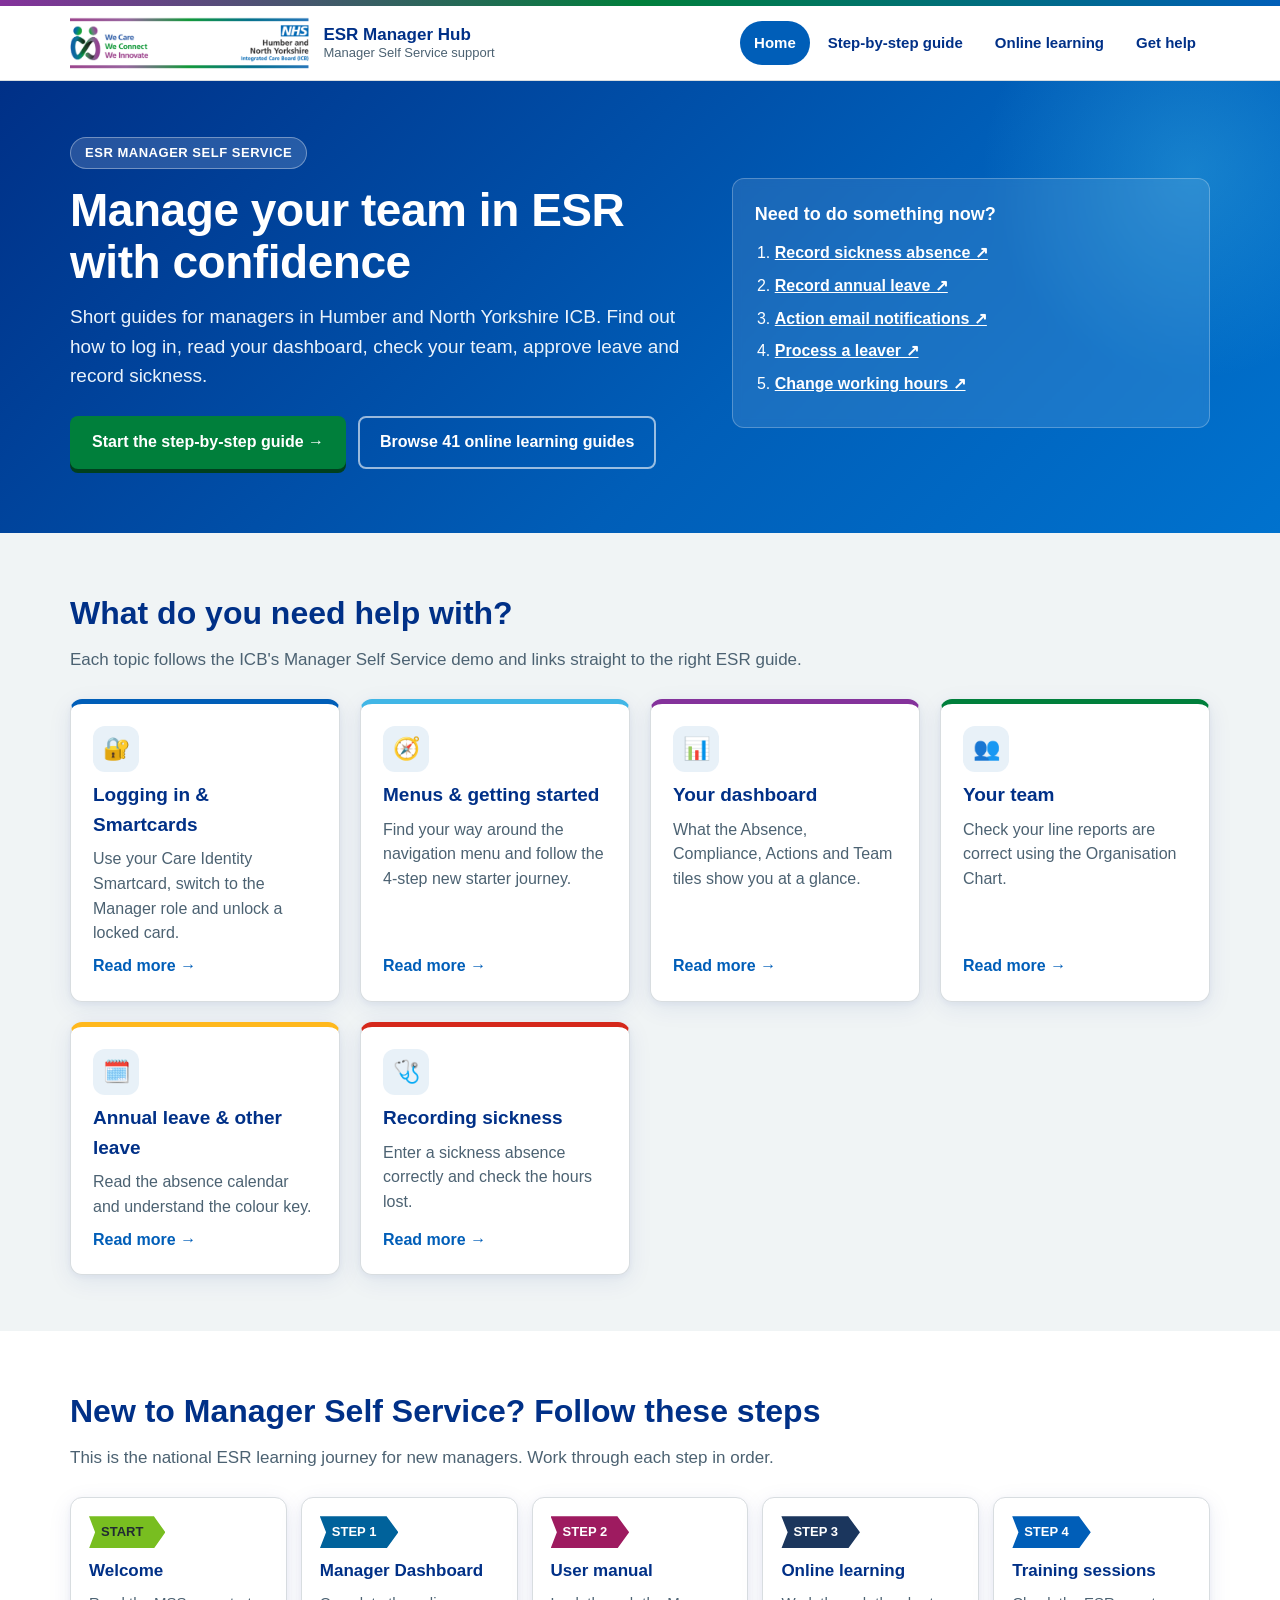
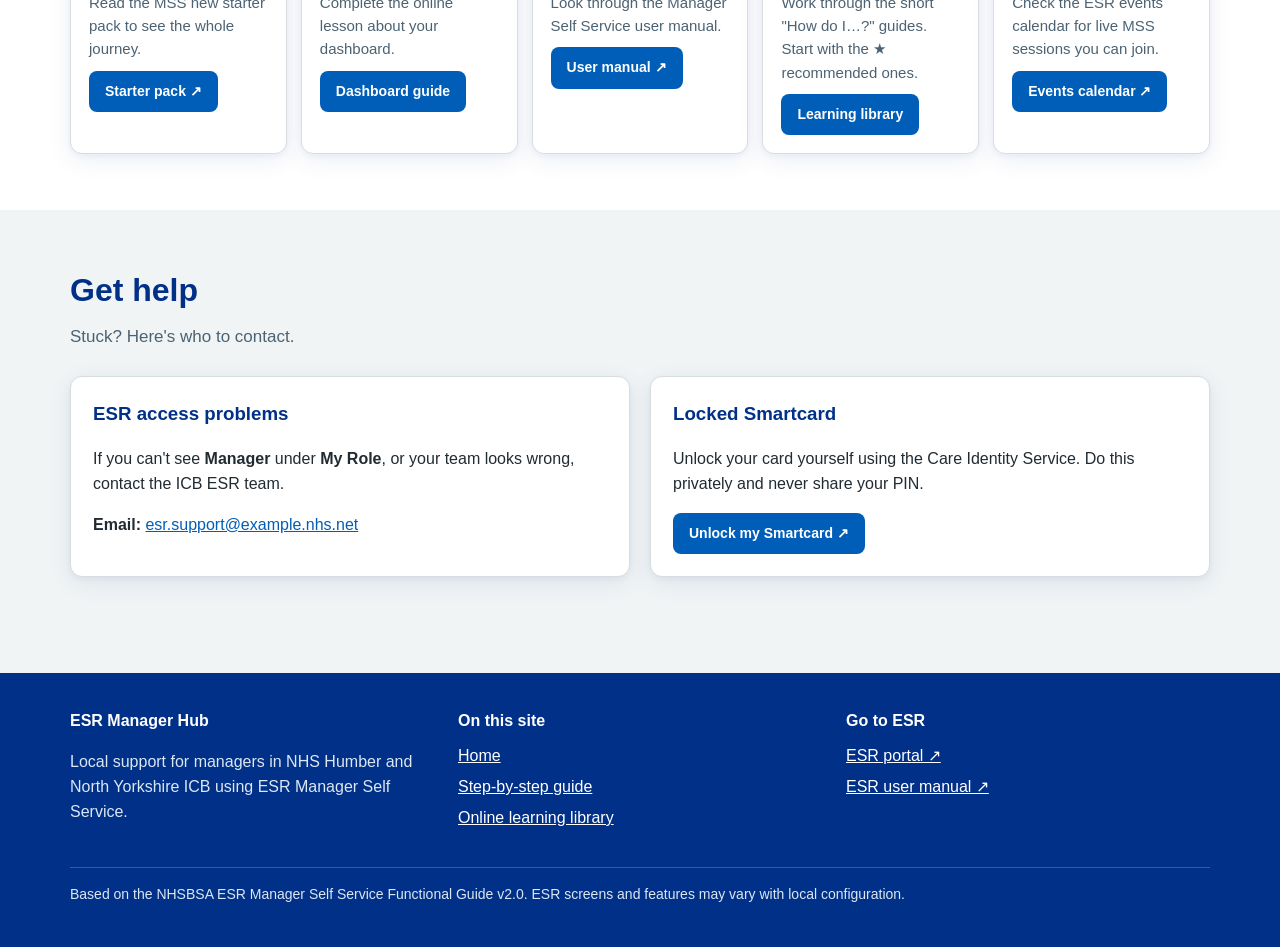
<file: index.html>
<!DOCTYPE html>
<html lang="en-GB" class="no-js">
<head>
  <meta charset="UTF-8">
  <meta name="viewport" content="width=device-width, initial-scale=1">
  <title>ESR Manager Hub – Manager Self Service support – Humber and North Yorkshire ICB</title>
  <meta name="description" content="Help for Humber and North Yorkshire ICB managers using ESR Manager Self Service: logging in, dashboards, your team, annual leave, sickness and online learning.">
  <link rel="stylesheet" href="css/styles.css">
</head>
<body>
  <a class="skip-link" href="#main">Skip to main content</a>
  <div class="brand-strip"></div>
  <header class="site-header">
    <div class="container">
      <a class="brand" href="index.html">
        <img class="brand-logo" src="assets/img/icb-nhs-banner.png" alt="NHS Humber and North Yorkshire Integrated Care Board – We Care, We Connect, We Innovate">
        <span class="brand-title"><strong>ESR Manager Hub</strong><span>Manager Self Service support</span></span>
      </a>
      <button class="nav-toggle" aria-expanded="false" aria-controls="site-nav">Menu</button>
      <nav id="site-nav" class="site-nav" aria-label="Main">
        <ul>
          <li><a href="index.html" aria-current="page">Home</a></li>
          <li><a href="guide.html">Step-by-step guide</a></li>
          <li><a href="learning.html">Online learning</a></li>
          <li><a href="#help">Get help</a></li>
        </ul>
      </nav>
    </div>
  </header>

  <main id="main">
    <section class="hero">
      <div class="container">
        <div>
          <span class="eyebrow">ESR Manager Self Service</span>
          <h1>Manage your team in ESR with confidence</h1>
          <p class="lead">Short guides for managers in Humber and North Yorkshire ICB. Find out how to log in, read your dashboard, check your team, approve leave and record sickness.</p>
          <div class="hero-actions">
            <a class="btn btn-primary" href="guide.html">Start the step-by-step guide →</a>
            <a class="btn btn-ghost" href="learning.html">Browse 41 online learning guides</a>
          </div>
        </div>
        <aside class="hero-card" aria-labelledby="quick-h">
          <h2 id="quick-h">Need to do something now?</h2>
          <ol>
            <li><a href="https://my.esr.nhs.uk/dashboard/lrst/MSS10/index.html" target="_blank" rel="noopener">Record sickness absence ↗</a></li>
            <li><a href="https://my.esr.nhs.uk/dashboard/lrst/MSS09/index.html" target="_blank" rel="noopener">Record annual leave ↗</a></li>
            <li><a href="https://my.esr.nhs.uk/dashboard/lrst/MSS03/index.html" target="_blank" rel="noopener">Action email notifications ↗</a></li>
            <li><a href="https://my.esr.nhs.uk/dashboard/lrst/MSS31/index.html" target="_blank" rel="noopener">Process a leaver ↗</a></li>
            <li><a href="https://my.esr.nhs.uk/dashboard/lrst/MSS27/index.html" target="_blank" rel="noopener">Change working hours ↗</a></li>
          </ol>
        </aside>
      </div>
    </section>

    <section class="section" aria-labelledby="topics-h">
      <div class="container">
        <div class="section-head">
          <h2 id="topics-h">What do you need help with?</h2>
          <p>Each topic follows the ICB's Manager Self Service demo and links straight to the right ESR guide.</p>
        </div>
        <div class="grid grid-3">
          <a class="card topic-card" href="guide.html#login">
            <span class="topic-icon" aria-hidden="true">🔐</span>
            <h3>Logging in &amp; Smartcards</h3>
            <p>Use your Care Identity Smartcard, switch to the Manager role and unlock a locked card.</p>
            <span class="more">Read more →</span>
          </a>
          <a class="card topic-card accent-light" href="guide.html#getting-started">
            <span class="topic-icon" aria-hidden="true">🧭</span>
            <h3>Menus &amp; getting started</h3>
            <p>Find your way around the navigation menu and follow the 4-step new starter journey.</p>
            <span class="more">Read more →</span>
          </a>
          <a class="card topic-card accent-purple" href="guide.html#dashboards">
            <span class="topic-icon" aria-hidden="true">📊</span>
            <h3>Your dashboard</h3>
            <p>What the Absence, Compliance, Actions and Team tiles show you at a glance.</p>
            <span class="more">Read more →</span>
          </a>
          <a class="card topic-card accent-green" href="guide.html#your-team">
            <span class="topic-icon" aria-hidden="true">👥</span>
            <h3>Your team</h3>
            <p>Check your line reports are correct using the Organisation Chart.</p>
            <span class="more">Read more →</span>
          </a>
          <a class="card topic-card accent-yellow" href="guide.html#annual-leave">
            <span class="topic-icon" aria-hidden="true">🗓️</span>
            <h3>Annual leave &amp; other leave</h3>
            <p>Read the absence calendar and understand the colour key.</p>
            <span class="more">Read more →</span>
          </a>
          <a class="card topic-card accent-red" href="guide.html#sickness">
            <span class="topic-icon" aria-hidden="true">🩺</span>
            <h3>Recording sickness</h3>
            <p>Enter a sickness absence correctly and check the hours lost.</p>
            <span class="more">Read more →</span>
          </a>
        </div>
      </div>
    </section>

    <section class="section section-alt" aria-labelledby="journey-h">
      <div class="container">
        <div class="section-head">
          <h2 id="journey-h">New to Manager Self Service? Follow these steps</h2>
          <p>This is the national ESR learning journey for new managers. Work through each step in order.</p>
        </div>
        <div class="journey">
          <div class="journey-step">
            <span class="chev" style="background:#78be20;color:#212b32">Start</span>
            <h3>Welcome</h3>
            <p>Read the MSS new starter pack to see the whole journey.</p>
            <a class="btn btn-blue btn-sm" href="https://my.esr.nhs.uk/dashboard/documents/d/esredu/new-starter-pack-manager-self-service-v2-0-09-2026" target="_blank" rel="noopener">Starter pack ↗</a>
          </div>
          <div class="journey-step">
            <span class="chev" style="background:#00629b">Step 1</span>
            <h3>Manager Dashboard</h3>
            <p>Complete the online lesson about your dashboard.</p>
            <a class="btn btn-blue btn-sm" href="guide.html#dashboards">Dashboard guide</a>
          </div>
          <div class="journey-step">
            <span class="chev" style="background:#9e1b60">Step 2</span>
            <h3>User manual</h3>
            <p>Look through the Manager Self Service user manual.</p>
            <a class="btn btn-blue btn-sm" href="https://my.esr.nhs.uk/dashboard/web/usermanual/home" target="_blank" rel="noopener">User manual ↗</a>
          </div>
          <div class="journey-step">
            <span class="chev" style="background:#1b365d">Step 3</span>
            <h3>Online learning</h3>
            <p>Work through the short "How do I…?" guides. Start with the ★ recommended ones.</p>
            <a class="btn btn-blue btn-sm" href="learning.html">Learning library</a>
          </div>
          <div class="journey-step">
            <span class="chev" style="background:#005eb8">Step 4</span>
            <h3>Training sessions</h3>
            <p>Check the ESR events calendar for live MSS sessions you can join.</p>
            <a class="btn btn-blue btn-sm" href="https://my.esr.nhs.uk/dashboard/web/esrweb/events" target="_blank" rel="noopener">Events calendar ↗</a>
          </div>
        </div>
      </div>
    </section>

    <section class="section" id="help" aria-labelledby="help-h">
      <div class="container">
        <div class="section-head">
          <h2 id="help-h">Get help</h2>
          <p>Stuck? Here's who to contact.</p>
        </div>
        <div class="grid grid-2">
          <div class="card">
            <h3 style="margin-top:0;color:var(--nhs-dark-blue)">ESR access problems</h3>
            <p>If you can't see <strong>Manager</strong> under <strong>My Role</strong>, or your team looks wrong, contact the ICB ESR team.</p>
            <!-- TODO: replace with the ICB ESR support contact details -->
            <p><strong>Email:</strong> <a href="mailto:esr.support@example.nhs.net">esr.support@example.nhs.net</a></p>
          </div>
          <div class="card">
            <h3 style="margin-top:0;color:var(--nhs-dark-blue)">Locked Smartcard</h3>
            <p>Unlock your card yourself using the Care Identity Service. Do this privately and never share your PIN.</p>
            <a class="btn btn-blue btn-sm" href="https://manage-care-identities.care-identity-service2.nhs.uk/#/self-service/unlock-authenticator" target="_blank" rel="noopener">Unlock my Smartcard ↗</a>
          </div>
        </div>
      </div>
    </section>
  </main>

  <footer class="site-footer">
    <div class="container">
      <div class="footer-grid">
        <div>
          <h2>ESR Manager Hub</h2>
          <p>Local support for managers in NHS Humber and North Yorkshire ICB using ESR Manager Self Service.</p>
        </div>
        <div>
          <h2>On this site</h2>
          <ul>
            <li><a href="index.html">Home</a></li>
            <li><a href="guide.html">Step-by-step guide</a></li>
            <li><a href="learning.html">Online learning library</a></li>
          </ul>
        </div>
        <div>
          <h2>Go to ESR</h2>
          <ul>
            <li><a href="https://my.esr.nhs.uk/" target="_blank" rel="noopener">ESR portal ↗</a></li>
            <li><a href="https://my.esr.nhs.uk/dashboard/web/usermanual/home" target="_blank" rel="noopener">ESR user manual ↗</a></li>
          </ul>
        </div>
      </div>
      <p class="footer-meta">Based on the NHSBSA ESR Manager Self Service Functional Guide v2.0. ESR screens and features may vary with local configuration.</p>
    </div>
  </footer>

  <a class="back-top" href="#main">↑ Top</a>
  <script src="js/main.js"></script>
</body>
</html>
</file>
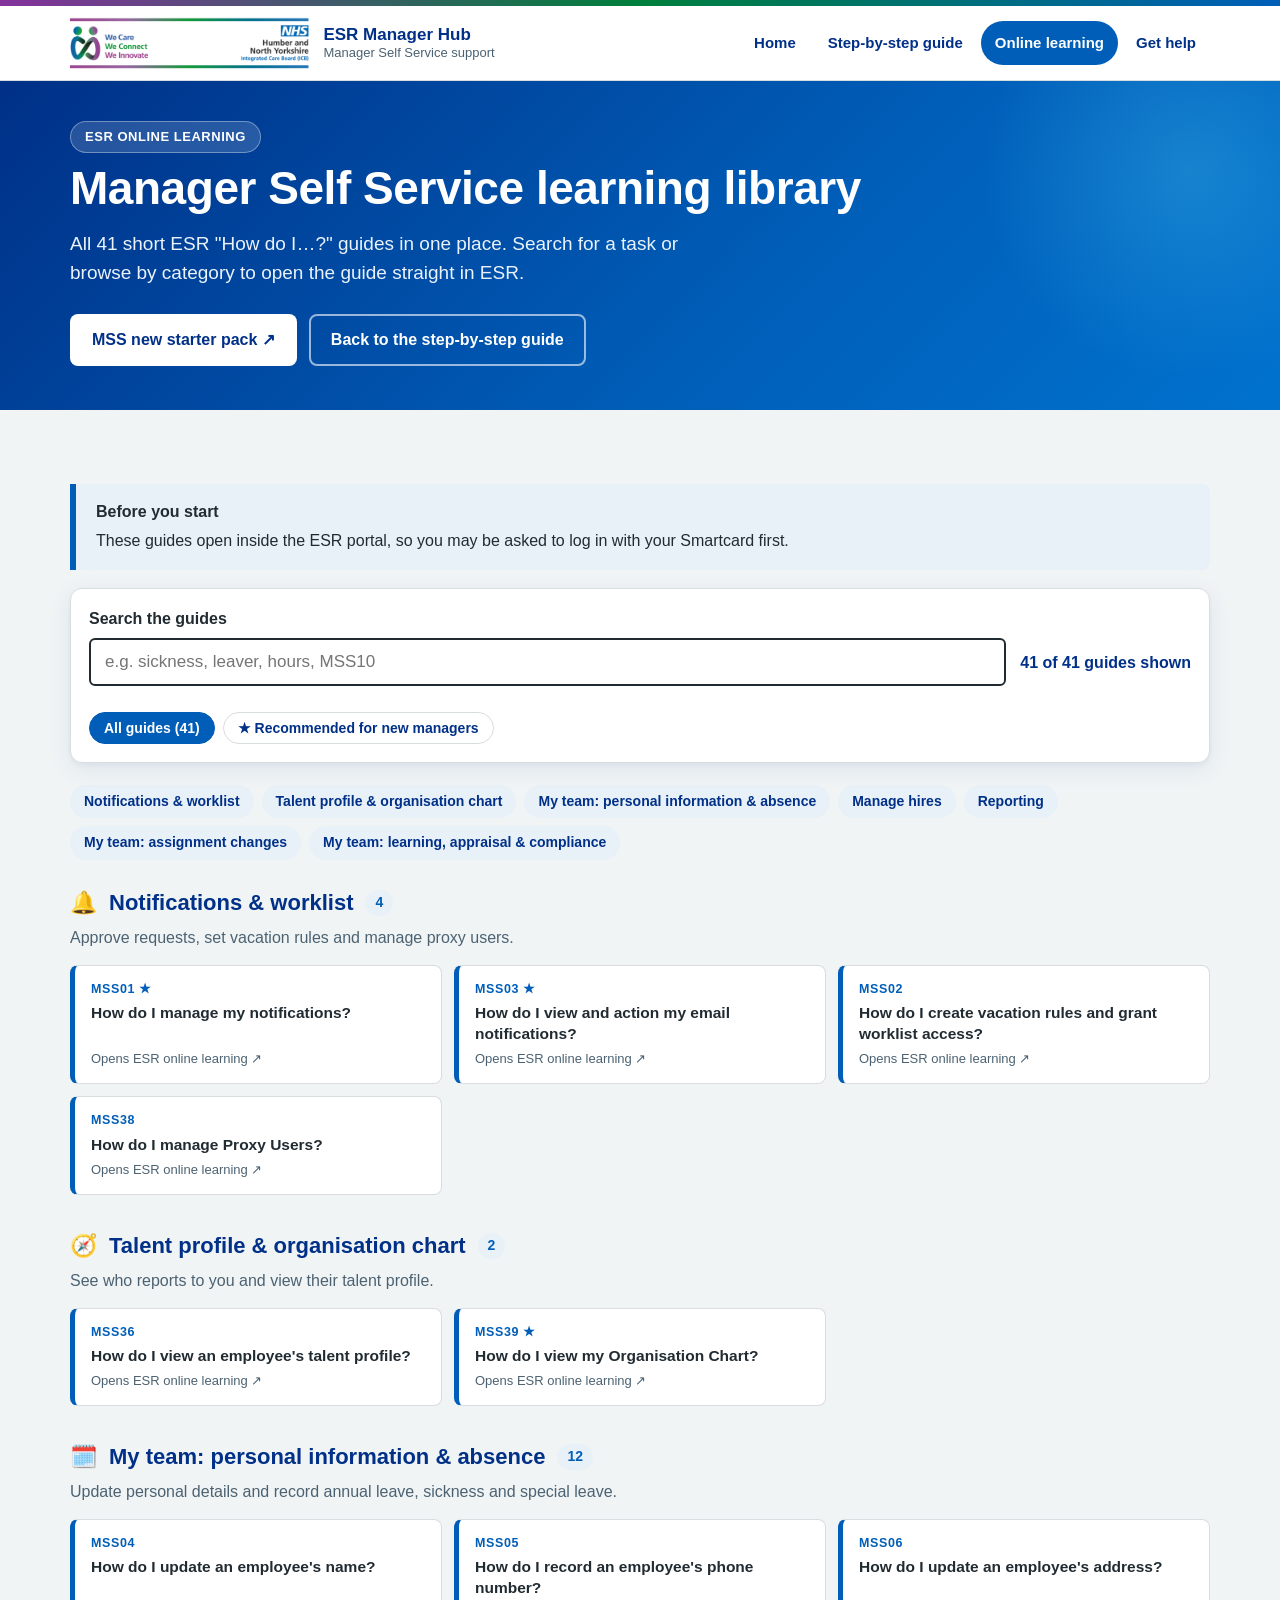
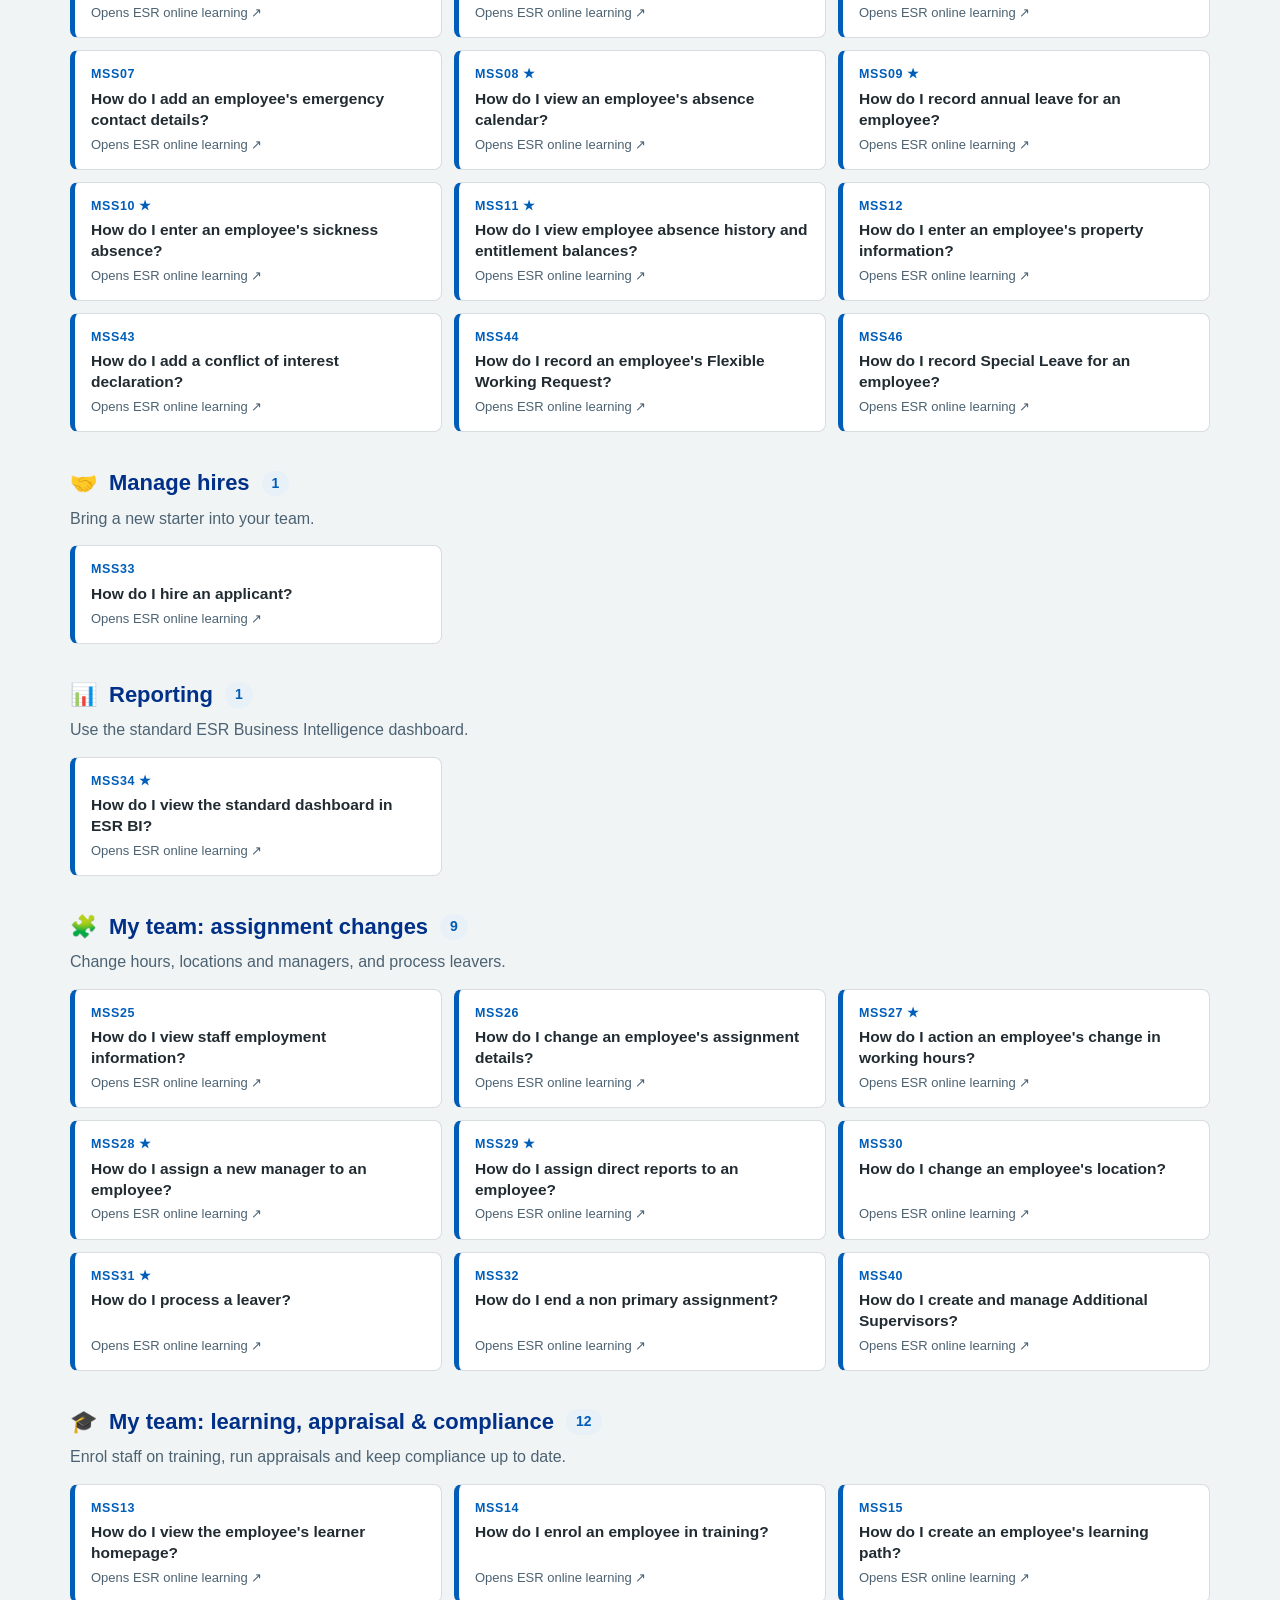
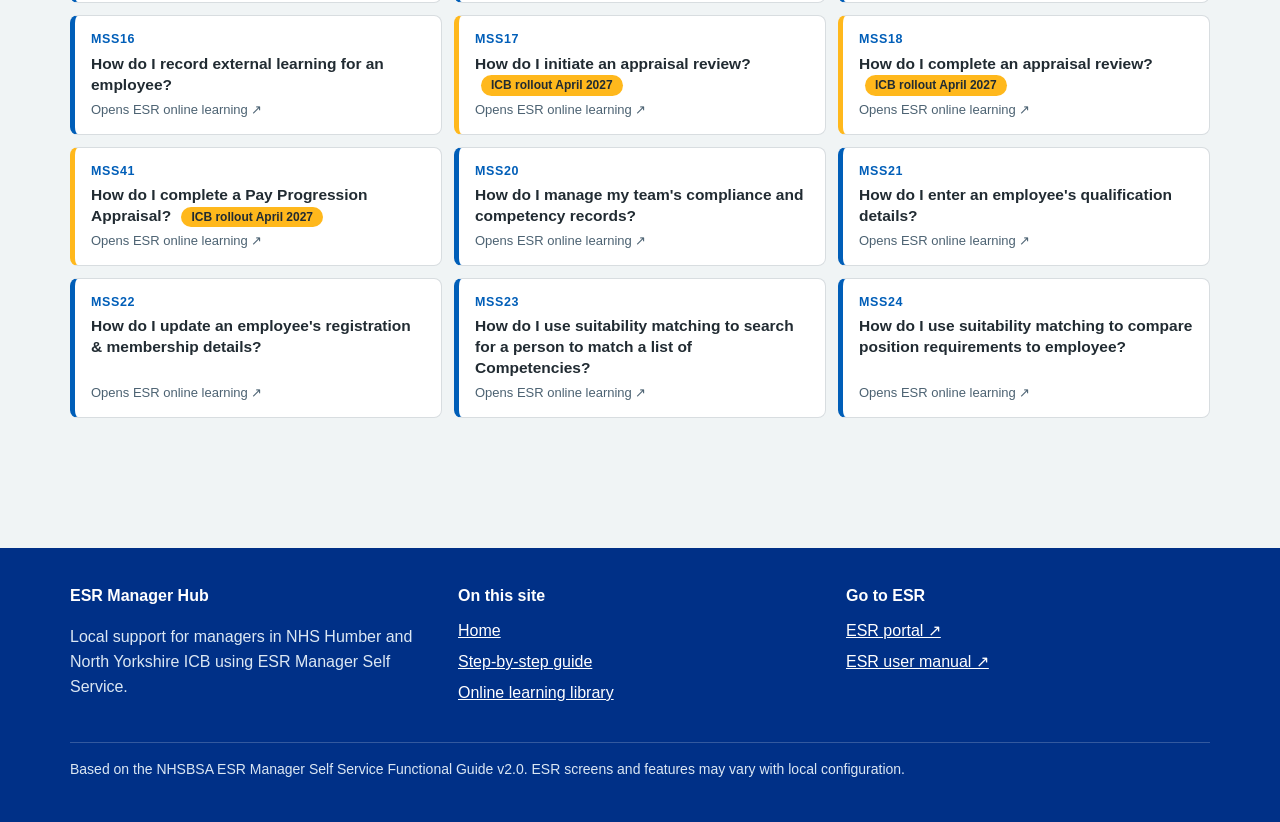
<file: learning.html>
<!DOCTYPE html>
<html lang="en-GB" class="no-js">
<head>
  <meta charset="UTF-8">
  <meta name="viewport" content="width=device-width, initial-scale=1">
  <title>ESR online learning library – Manager Self Service Hub – Humber and North Yorkshire ICB</title>
  <meta name="description" content="Every ESR Manager Self Service online learning guide in one searchable list.">
  <link rel="stylesheet" href="css/styles.css">
</head>
<body>
  <!-- GENERATED FILE: edit /Resources and run tools/build_learning.py -->
  <a class="skip-link" href="#main">Skip to main content</a>
  <div class="brand-strip"></div>
  <header class="site-header">
    <div class="container">
      <a class="brand" href="index.html">
        <img class="brand-logo" src="assets/img/icb-nhs-banner.png" alt="NHS Humber and North Yorkshire Integrated Care Board – We Care, We Connect, We Innovate">
        <span class="brand-title"><strong>ESR Manager Hub</strong><span>Manager Self Service support</span></span>
      </a>
      <button class="nav-toggle" aria-expanded="false" aria-controls="site-nav">Menu</button>
      <nav id="site-nav" class="site-nav" aria-label="Main">
        <ul>
          <li><a href="index.html">Home</a></li>
          <li><a href="guide.html">Step-by-step guide</a></li>
          <li><a href="learning.html" aria-current="page">Online learning</a></li>
          <li><a href="index.html#help">Get help</a></li>
        </ul>
      </nav>
    </div>
  </header>

  <main id="main">
    <section class="hero page-hero">
      <div class="container">
        <div>
          <span class="eyebrow">ESR online learning</span>
          <h1>Manager Self Service learning library</h1>
          <p class="lead">All 41 short ESR "How do I…?" guides in one place. Search for a task or browse by category to open the guide straight in ESR.</p>
          <div class="hero-actions">
            <a class="btn btn-light" href="https://my.esr.nhs.uk/dashboard/documents/d/esredu/new-starter-pack-manager-self-service-v2-0-09-2026" target="_blank" rel="noopener">MSS new starter pack ↗</a>
            <a class="btn btn-ghost" href="guide.html">Back to the step-by-step guide</a>
          </div>
        </div>
      </div>
    </section>

    <div class="section">
      <div class="container">
        <div class="callout">
          <strong>Before you start</strong>
          These guides open inside the ESR portal, so you may be asked to log in with your Smartcard first.
        </div>

        <div class="toolbar" role="search">
          <div>
            <label for="module-search">Search the guides</label>
            <input id="module-search" class="search-input" type="search" placeholder="e.g. sickness, leaver, hours, MSS10" autocomplete="off">
          </div>
          <div class="results-count" id="results-count">41 of 41 guides shown</div>
          <div class="filter-chips" role="group" aria-label="Filter guides">
            <button type="button" data-filter="all" aria-pressed="true">All guides (41)</button>
            <button type="button" data-filter="essential" aria-pressed="false">★ Recommended for new managers</button>
          </div>
        </div>

        <nav aria-label="Jump to category" style="margin-bottom:26px">
          <ul class="chip-list">
            <li><a class="chip" href="#manager">Notifications &amp; worklist</a></li>
            <li><a class="chip" href="#talent-profile">Talent profile &amp; organisation chart</a></li>
            <li><a class="chip" href="#my-team-personal-information">My team: personal information &amp; absence</a></li>
            <li><a class="chip" href="#manage-hires">Manage hires</a></li>
            <li><a class="chip" href="#reporting">Reporting</a></li>
            <li><a class="chip" href="#my-team-assignment-information">My team: assignment changes</a></li>
            <li><a class="chip" href="#my-team-career-information">My team: learning, appraisal &amp; compliance</a></li>
          </ul>
        </nav>

        <p id="results-status" class="visually-hidden" role="status" aria-live="polite"></p>

        <div id="library">
      <section class="category" id="manager" aria-labelledby="manager-h">
        <h2 id="manager-h"><span aria-hidden="true">🔔</span> Notifications &amp; worklist <span class="count">4</span></h2>
        <p>Approve requests, set vacation rules and manage proxy users.</p>
        <ul class="module-list">
          <li class="module" data-code="MSS01" data-essential="true" data-search="mss01 how do i manage my notifications?">
            <a class="module-link" href="https://my.esr.nhs.uk/dashboard/lrst/MSS01/index.html" target="_blank" rel="noopener">
              <span class="code">MSS01 <span title="Recommended for new managers" aria-label="Recommended">★</span></span>
              <span class="title">How do I manage my notifications?</span>
              <span class="ext">Opens ESR online learning ↗<span class="visually-hidden"> (opens in a new tab)</span></span>
            </a>
          </li>
          <li class="module" data-code="MSS03" data-essential="true" data-search="mss03 how do i view and action my email notifications?">
            <a class="module-link" href="https://my.esr.nhs.uk/dashboard/lrst/MSS03/index.html" target="_blank" rel="noopener">
              <span class="code">MSS03 <span title="Recommended for new managers" aria-label="Recommended">★</span></span>
              <span class="title">How do I view and action my email notifications?</span>
              <span class="ext">Opens ESR online learning ↗<span class="visually-hidden"> (opens in a new tab)</span></span>
            </a>
          </li>
          <li class="module" data-code="MSS02" data-essential="false" data-search="mss02 how do i create vacation rules and grant worklist access?">
            <a class="module-link" href="https://my.esr.nhs.uk/dashboard/lrst/MSS02/index.html" target="_blank" rel="noopener">
              <span class="code">MSS02</span>
              <span class="title">How do I create vacation rules and grant worklist access?</span>
              <span class="ext">Opens ESR online learning ↗<span class="visually-hidden"> (opens in a new tab)</span></span>
            </a>
          </li>
          <li class="module" data-code="MSS38" data-essential="false" data-search="mss38 how do i manage proxy users?">
            <a class="module-link" href="https://my.esr.nhs.uk/dashboard/lrst/MSS38/index.html" target="_blank" rel="noopener">
              <span class="code">MSS38</span>
              <span class="title">How do I manage Proxy Users?</span>
              <span class="ext">Opens ESR online learning ↗<span class="visually-hidden"> (opens in a new tab)</span></span>
            </a>
          </li>
        </ul>
      </section>

      <section class="category" id="talent-profile" aria-labelledby="talent-profile-h">
        <h2 id="talent-profile-h"><span aria-hidden="true">🧭</span> Talent profile &amp; organisation chart <span class="count">2</span></h2>
        <p>See who reports to you and view their talent profile.</p>
        <ul class="module-list">
          <li class="module" data-code="MSS36" data-essential="false" data-search="mss36 how do i view an employee&#x27;s talent profile?">
            <a class="module-link" href="https://my.esr.nhs.uk/dashboard/lrst/MSS36/index.html" target="_blank" rel="noopener">
              <span class="code">MSS36</span>
              <span class="title">How do I view an employee&#x27;s talent profile?</span>
              <span class="ext">Opens ESR online learning ↗<span class="visually-hidden"> (opens in a new tab)</span></span>
            </a>
          </li>
          <li class="module" data-code="MSS39" data-essential="true" data-search="mss39 how do i view my organisation chart?">
            <a class="module-link" href="https://my.esr.nhs.uk/dashboard/lrst/MSS39/index.html" target="_blank" rel="noopener">
              <span class="code">MSS39 <span title="Recommended for new managers" aria-label="Recommended">★</span></span>
              <span class="title">How do I view my Organisation Chart?</span>
              <span class="ext">Opens ESR online learning ↗<span class="visually-hidden"> (opens in a new tab)</span></span>
            </a>
          </li>
        </ul>
      </section>

      <section class="category" id="my-team-personal-information" aria-labelledby="my-team-personal-information-h">
        <h2 id="my-team-personal-information-h"><span aria-hidden="true">🗓️</span> My team: personal information &amp; absence <span class="count">12</span></h2>
        <p>Update personal details and record annual leave, sickness and special leave.</p>
        <ul class="module-list">
          <li class="module" data-code="MSS04" data-essential="false" data-search="mss04 how do i update an employee&#x27;s name?">
            <a class="module-link" href="https://my.esr.nhs.uk/dashboard/lrst/MSS04/index.html" target="_blank" rel="noopener">
              <span class="code">MSS04</span>
              <span class="title">How do I update an employee&#x27;s name?</span>
              <span class="ext">Opens ESR online learning ↗<span class="visually-hidden"> (opens in a new tab)</span></span>
            </a>
          </li>
          <li class="module" data-code="MSS05" data-essential="false" data-search="mss05 how do i record an employee&#x27;s phone number?">
            <a class="module-link" href="https://my.esr.nhs.uk/dashboard/lrst/MSS05/index.html" target="_blank" rel="noopener">
              <span class="code">MSS05</span>
              <span class="title">How do I record an employee&#x27;s phone number?</span>
              <span class="ext">Opens ESR online learning ↗<span class="visually-hidden"> (opens in a new tab)</span></span>
            </a>
          </li>
          <li class="module" data-code="MSS06" data-essential="false" data-search="mss06 how do i update an employee&#x27;s address?">
            <a class="module-link" href="https://my.esr.nhs.uk/dashboard/lrst/MSS06/index.html" target="_blank" rel="noopener">
              <span class="code">MSS06</span>
              <span class="title">How do I update an employee&#x27;s address?</span>
              <span class="ext">Opens ESR online learning ↗<span class="visually-hidden"> (opens in a new tab)</span></span>
            </a>
          </li>
          <li class="module" data-code="MSS07" data-essential="false" data-search="mss07 how do i add an employee&#x27;s emergency contact details?">
            <a class="module-link" href="https://my.esr.nhs.uk/dashboard/lrst/MSS07/index.html" target="_blank" rel="noopener">
              <span class="code">MSS07</span>
              <span class="title">How do I add an employee&#x27;s emergency contact details?</span>
              <span class="ext">Opens ESR online learning ↗<span class="visually-hidden"> (opens in a new tab)</span></span>
            </a>
          </li>
          <li class="module" data-code="MSS08" data-essential="true" data-search="mss08 how do i view an employee&#x27;s absence calendar?">
            <a class="module-link" href="https://my.esr.nhs.uk/dashboard/lrst/MSS08/index.html" target="_blank" rel="noopener">
              <span class="code">MSS08 <span title="Recommended for new managers" aria-label="Recommended">★</span></span>
              <span class="title">How do I view an employee&#x27;s absence calendar?</span>
              <span class="ext">Opens ESR online learning ↗<span class="visually-hidden"> (opens in a new tab)</span></span>
            </a>
          </li>
          <li class="module" data-code="MSS09" data-essential="true" data-search="mss09 how do i record annual leave for an employee?">
            <a class="module-link" href="https://my.esr.nhs.uk/dashboard/lrst/MSS09/index.html" target="_blank" rel="noopener">
              <span class="code">MSS09 <span title="Recommended for new managers" aria-label="Recommended">★</span></span>
              <span class="title">How do I record annual leave for an employee?</span>
              <span class="ext">Opens ESR online learning ↗<span class="visually-hidden"> (opens in a new tab)</span></span>
            </a>
          </li>
          <li class="module" data-code="MSS10" data-essential="true" data-search="mss10 how do i enter an employee&#x27;s sickness absence?">
            <a class="module-link" href="https://my.esr.nhs.uk/dashboard/lrst/MSS10/index.html" target="_blank" rel="noopener">
              <span class="code">MSS10 <span title="Recommended for new managers" aria-label="Recommended">★</span></span>
              <span class="title">How do I enter an employee&#x27;s sickness absence?</span>
              <span class="ext">Opens ESR online learning ↗<span class="visually-hidden"> (opens in a new tab)</span></span>
            </a>
          </li>
          <li class="module" data-code="MSS11" data-essential="true" data-search="mss11 how do i view employee absence history and entitlement balances?">
            <a class="module-link" href="https://my.esr.nhs.uk/dashboard/lrst/MSS11/index.html" target="_blank" rel="noopener">
              <span class="code">MSS11 <span title="Recommended for new managers" aria-label="Recommended">★</span></span>
              <span class="title">How do I view employee absence history and entitlement balances?</span>
              <span class="ext">Opens ESR online learning ↗<span class="visually-hidden"> (opens in a new tab)</span></span>
            </a>
          </li>
          <li class="module" data-code="MSS12" data-essential="false" data-search="mss12 how do i enter an employee&#x27;s property information?">
            <a class="module-link" href="https://my.esr.nhs.uk/dashboard/lrst/MSS12/index.html" target="_blank" rel="noopener">
              <span class="code">MSS12</span>
              <span class="title">How do I enter an employee&#x27;s property information?</span>
              <span class="ext">Opens ESR online learning ↗<span class="visually-hidden"> (opens in a new tab)</span></span>
            </a>
          </li>
          <li class="module" data-code="MSS43" data-essential="false" data-search="mss43 how do i add a conflict of interest declaration?">
            <a class="module-link" href="https://my.esr.nhs.uk/dashboard/lrst/MSS43/index.html" target="_blank" rel="noopener">
              <span class="code">MSS43</span>
              <span class="title">How do I add a conflict of interest declaration?</span>
              <span class="ext">Opens ESR online learning ↗<span class="visually-hidden"> (opens in a new tab)</span></span>
            </a>
          </li>
          <li class="module" data-code="MSS44" data-essential="false" data-search="mss44 how do i record an employee&#x27;s flexible working request?">
            <a class="module-link" href="https://my.esr.nhs.uk/dashboard/lrst/MSS44/index.html" target="_blank" rel="noopener">
              <span class="code">MSS44</span>
              <span class="title">How do I record an employee&#x27;s Flexible Working Request?</span>
              <span class="ext">Opens ESR online learning ↗<span class="visually-hidden"> (opens in a new tab)</span></span>
            </a>
          </li>
          <li class="module" data-code="MSS46" data-essential="false" data-search="mss46 how do i record special leave for an employee?">
            <a class="module-link" href="https://my.esr.nhs.uk/dashboard/lrst/MSS46/index.html" target="_blank" rel="noopener">
              <span class="code">MSS46</span>
              <span class="title">How do I record Special Leave for an employee?</span>
              <span class="ext">Opens ESR online learning ↗<span class="visually-hidden"> (opens in a new tab)</span></span>
            </a>
          </li>
        </ul>
      </section>

      <section class="category" id="manage-hires" aria-labelledby="manage-hires-h">
        <h2 id="manage-hires-h"><span aria-hidden="true">🤝</span> Manage hires <span class="count">1</span></h2>
        <p>Bring a new starter into your team.</p>
        <ul class="module-list">
          <li class="module" data-code="MSS33" data-essential="false" data-search="mss33 how do i hire an applicant?">
            <a class="module-link" href="https://my.esr.nhs.uk/dashboard/lrst/MSS33/index.html" target="_blank" rel="noopener">
              <span class="code">MSS33</span>
              <span class="title">How do I hire an applicant?</span>
              <span class="ext">Opens ESR online learning ↗<span class="visually-hidden"> (opens in a new tab)</span></span>
            </a>
          </li>
        </ul>
      </section>

      <section class="category" id="reporting" aria-labelledby="reporting-h">
        <h2 id="reporting-h"><span aria-hidden="true">📊</span> Reporting <span class="count">1</span></h2>
        <p>Use the standard ESR Business Intelligence dashboard.</p>
        <ul class="module-list">
          <li class="module" data-code="MSS34" data-essential="true" data-search="mss34 how do i view the standard dashboard in esr bi?">
            <a class="module-link" href="https://my.esr.nhs.uk/dashboard/lrst/MSS34/index.html" target="_blank" rel="noopener">
              <span class="code">MSS34 <span title="Recommended for new managers" aria-label="Recommended">★</span></span>
              <span class="title">How do I view the standard dashboard in ESR BI?</span>
              <span class="ext">Opens ESR online learning ↗<span class="visually-hidden"> (opens in a new tab)</span></span>
            </a>
          </li>
        </ul>
      </section>

      <section class="category" id="my-team-assignment-information" aria-labelledby="my-team-assignment-information-h">
        <h2 id="my-team-assignment-information-h"><span aria-hidden="true">🧩</span> My team: assignment changes <span class="count">9</span></h2>
        <p>Change hours, locations and managers, and process leavers.</p>
        <ul class="module-list">
          <li class="module" data-code="MSS25" data-essential="false" data-search="mss25 how do i view staff employment information?">
            <a class="module-link" href="https://my.esr.nhs.uk/dashboard/lrst/MSS25/index.html" target="_blank" rel="noopener">
              <span class="code">MSS25</span>
              <span class="title">How do I view staff employment information?</span>
              <span class="ext">Opens ESR online learning ↗<span class="visually-hidden"> (opens in a new tab)</span></span>
            </a>
          </li>
          <li class="module" data-code="MSS26" data-essential="false" data-search="mss26 how do i change an employee&#x27;s assignment details?">
            <a class="module-link" href="https://my.esr.nhs.uk/dashboard/lrst/MSS26/index.html" target="_blank" rel="noopener">
              <span class="code">MSS26</span>
              <span class="title">How do I change an employee&#x27;s assignment details?</span>
              <span class="ext">Opens ESR online learning ↗<span class="visually-hidden"> (opens in a new tab)</span></span>
            </a>
          </li>
          <li class="module" data-code="MSS27" data-essential="true" data-search="mss27 how do i action an employee&#x27;s change in working hours?">
            <a class="module-link" href="https://my.esr.nhs.uk/dashboard/lrst/MSS27/index.html" target="_blank" rel="noopener">
              <span class="code">MSS27 <span title="Recommended for new managers" aria-label="Recommended">★</span></span>
              <span class="title">How do I action an employee&#x27;s change in working hours?</span>
              <span class="ext">Opens ESR online learning ↗<span class="visually-hidden"> (opens in a new tab)</span></span>
            </a>
          </li>
          <li class="module" data-code="MSS28" data-essential="true" data-search="mss28 how do i assign a new manager to an employee?">
            <a class="module-link" href="https://my.esr.nhs.uk/dashboard/lrst/MSS28/index.html" target="_blank" rel="noopener">
              <span class="code">MSS28 <span title="Recommended for new managers" aria-label="Recommended">★</span></span>
              <span class="title">How do I assign a new manager to an employee?</span>
              <span class="ext">Opens ESR online learning ↗<span class="visually-hidden"> (opens in a new tab)</span></span>
            </a>
          </li>
          <li class="module" data-code="MSS29" data-essential="true" data-search="mss29 how do i assign direct reports to an employee?">
            <a class="module-link" href="https://my.esr.nhs.uk/dashboard/lrst/MSS29/index.html" target="_blank" rel="noopener">
              <span class="code">MSS29 <span title="Recommended for new managers" aria-label="Recommended">★</span></span>
              <span class="title">How do I assign direct reports to an employee?</span>
              <span class="ext">Opens ESR online learning ↗<span class="visually-hidden"> (opens in a new tab)</span></span>
            </a>
          </li>
          <li class="module" data-code="MSS30" data-essential="false" data-search="mss30 how do i change an employee&#x27;s location?">
            <a class="module-link" href="https://my.esr.nhs.uk/dashboard/lrst/MSS30/index.html" target="_blank" rel="noopener">
              <span class="code">MSS30</span>
              <span class="title">How do I change an employee&#x27;s location?</span>
              <span class="ext">Opens ESR online learning ↗<span class="visually-hidden"> (opens in a new tab)</span></span>
            </a>
          </li>
          <li class="module" data-code="MSS31" data-essential="true" data-search="mss31 how do i process a leaver?">
            <a class="module-link" href="https://my.esr.nhs.uk/dashboard/lrst/MSS31/index.html" target="_blank" rel="noopener">
              <span class="code">MSS31 <span title="Recommended for new managers" aria-label="Recommended">★</span></span>
              <span class="title">How do I process a leaver?</span>
              <span class="ext">Opens ESR online learning ↗<span class="visually-hidden"> (opens in a new tab)</span></span>
            </a>
          </li>
          <li class="module" data-code="MSS32" data-essential="false" data-search="mss32 how do i end a non primary assignment?">
            <a class="module-link" href="https://my.esr.nhs.uk/dashboard/lrst/MSS32/index.html" target="_blank" rel="noopener">
              <span class="code">MSS32</span>
              <span class="title">How do I end a non primary assignment?</span>
              <span class="ext">Opens ESR online learning ↗<span class="visually-hidden"> (opens in a new tab)</span></span>
            </a>
          </li>
          <li class="module" data-code="MSS40" data-essential="false" data-search="mss40 how do i create and manage additional supervisors?">
            <a class="module-link" href="https://my.esr.nhs.uk/dashboard/lrst/MSS40/index.html" target="_blank" rel="noopener">
              <span class="code">MSS40</span>
              <span class="title">How do I create and manage Additional Supervisors?</span>
              <span class="ext">Opens ESR online learning ↗<span class="visually-hidden"> (opens in a new tab)</span></span>
            </a>
          </li>
        </ul>
      </section>

      <section class="category" id="my-team-career-information" aria-labelledby="my-team-career-information-h">
        <h2 id="my-team-career-information-h"><span aria-hidden="true">🎓</span> My team: learning, appraisal &amp; compliance <span class="count">12</span></h2>
        <p>Enrol staff on training, run appraisals and keep compliance up to date.</p>
        <ul class="module-list">
          <li class="module" data-code="MSS13" data-essential="false" data-search="mss13 how do i view the employee&#x27;s learner homepage?">
            <a class="module-link" href="https://my.esr.nhs.uk/dashboard/lrst/MSS13/index.html" target="_blank" rel="noopener">
              <span class="code">MSS13</span>
              <span class="title">How do I view the employee&#x27;s learner homepage?</span>
              <span class="ext">Opens ESR online learning ↗<span class="visually-hidden"> (opens in a new tab)</span></span>
            </a>
          </li>
          <li class="module" data-code="MSS14" data-essential="false" data-search="mss14 how do i enrol an employee in training?">
            <a class="module-link" href="https://my.esr.nhs.uk/dashboard/lrst/MSS14/index.html" target="_blank" rel="noopener">
              <span class="code">MSS14</span>
              <span class="title">How do I enrol an employee in training?</span>
              <span class="ext">Opens ESR online learning ↗<span class="visually-hidden"> (opens in a new tab)</span></span>
            </a>
          </li>
          <li class="module" data-code="MSS15" data-essential="false" data-search="mss15 how do i create an employee&#x27;s learning path?">
            <a class="module-link" href="https://my.esr.nhs.uk/dashboard/lrst/MSS15/index.html" target="_blank" rel="noopener">
              <span class="code">MSS15</span>
              <span class="title">How do I create an employee&#x27;s learning path?</span>
              <span class="ext">Opens ESR online learning ↗<span class="visually-hidden"> (opens in a new tab)</span></span>
            </a>
          </li>
          <li class="module" data-code="MSS16" data-essential="false" data-search="mss16 how do i record external learning for an employee?">
            <a class="module-link" href="https://my.esr.nhs.uk/dashboard/lrst/MSS16/index.html" target="_blank" rel="noopener">
              <span class="code">MSS16</span>
              <span class="title">How do I record external learning for an employee?</span>
              <span class="ext">Opens ESR online learning ↗<span class="visually-hidden"> (opens in a new tab)</span></span>
            </a>
          </li>
          <li class="module is-soon" data-code="MSS17" data-essential="false" data-search="mss17 how do i initiate an appraisal review?">
            <a class="module-link" href="https://my.esr.nhs.uk/dashboard/lrst/MSS17/index.html" target="_blank" rel="noopener">
              <span class="code">MSS17</span>
              <span class="title">How do I initiate an appraisal review? <span class="badge-soon">ICB rollout April 2027</span></span>
              <span class="ext">Opens ESR online learning ↗<span class="visually-hidden"> (opens in a new tab)</span></span>
            </a>
          </li>
          <li class="module is-soon" data-code="MSS18" data-essential="false" data-search="mss18 how do i complete an appraisal review?">
            <a class="module-link" href="https://my.esr.nhs.uk/dashboard/lrst/MSS18/index.html" target="_blank" rel="noopener">
              <span class="code">MSS18</span>
              <span class="title">How do I complete an appraisal review? <span class="badge-soon">ICB rollout April 2027</span></span>
              <span class="ext">Opens ESR online learning ↗<span class="visually-hidden"> (opens in a new tab)</span></span>
            </a>
          </li>
          <li class="module is-soon" data-code="MSS41" data-essential="false" data-search="mss41 how do i complete a pay progression appraisal?">
            <a class="module-link" href="https://my.esr.nhs.uk/dashboard/lrst/MSS41/index.html" target="_blank" rel="noopener">
              <span class="code">MSS41</span>
              <span class="title">How do I complete a Pay Progression Appraisal? <span class="badge-soon">ICB rollout April 2027</span></span>
              <span class="ext">Opens ESR online learning ↗<span class="visually-hidden"> (opens in a new tab)</span></span>
            </a>
          </li>
          <li class="module" data-code="MSS20" data-essential="false" data-search="mss20 how do i manage my team&#x27;s compliance and competency records?">
            <a class="module-link" href="https://my.esr.nhs.uk/dashboard/lrst/MSS20/index.html" target="_blank" rel="noopener">
              <span class="code">MSS20</span>
              <span class="title">How do I manage my team&#x27;s compliance and competency records?</span>
              <span class="ext">Opens ESR online learning ↗<span class="visually-hidden"> (opens in a new tab)</span></span>
            </a>
          </li>
          <li class="module" data-code="MSS21" data-essential="false" data-search="mss21 how do i enter an employee&#x27;s qualification details?">
            <a class="module-link" href="https://my.esr.nhs.uk/dashboard/lrst/MSS21/index.html" target="_blank" rel="noopener">
              <span class="code">MSS21</span>
              <span class="title">How do I enter an employee&#x27;s qualification details?</span>
              <span class="ext">Opens ESR online learning ↗<span class="visually-hidden"> (opens in a new tab)</span></span>
            </a>
          </li>
          <li class="module" data-code="MSS22" data-essential="false" data-search="mss22 how do i update an employee&#x27;s registration &amp; membership details?">
            <a class="module-link" href="https://my.esr.nhs.uk/dashboard/lrst/MSS22/index.html" target="_blank" rel="noopener">
              <span class="code">MSS22</span>
              <span class="title">How do I update an employee&#x27;s registration &amp; membership details?</span>
              <span class="ext">Opens ESR online learning ↗<span class="visually-hidden"> (opens in a new tab)</span></span>
            </a>
          </li>
          <li class="module" data-code="MSS23" data-essential="false" data-search="mss23 how do i use suitability matching to search for a person to match a list of competencies?">
            <a class="module-link" href="https://my.esr.nhs.uk/dashboard/lrst/MSS23/index.html" target="_blank" rel="noopener">
              <span class="code">MSS23</span>
              <span class="title">How do I use suitability matching to search for a person to match a list of Competencies?</span>
              <span class="ext">Opens ESR online learning ↗<span class="visually-hidden"> (opens in a new tab)</span></span>
            </a>
          </li>
          <li class="module" data-code="MSS24" data-essential="false" data-search="mss24 how do i use suitability matching to compare position requirements to employee?">
            <a class="module-link" href="https://my.esr.nhs.uk/dashboard/lrst/MSS24/index.html" target="_blank" rel="noopener">
              <span class="code">MSS24</span>
              <span class="title">How do I use suitability matching to compare position requirements to employee?</span>
              <span class="ext">Opens ESR online learning ↗<span class="visually-hidden"> (opens in a new tab)</span></span>
            </a>
          </li>
        </ul>
      </section>
        </div>

        <div class="empty-state">
          <p><strong>No guides match your search.</strong></p>
          <p>Try a simpler word such as "absence", "address" or "appraisal".</p>
        </div>
      </div>
    </div>
  </main>

  <footer class="site-footer">
    <div class="container">
      <div class="footer-grid">
        <div>
          <h2>ESR Manager Hub</h2>
          <p>Local support for managers in NHS Humber and North Yorkshire ICB using ESR Manager Self Service.</p>
        </div>
        <div>
          <h2>On this site</h2>
          <ul>
            <li><a href="index.html">Home</a></li>
            <li><a href="guide.html">Step-by-step guide</a></li>
            <li><a href="learning.html">Online learning library</a></li>
          </ul>
        </div>
        <div>
          <h2>Go to ESR</h2>
          <ul>
            <li><a href="https://my.esr.nhs.uk/" target="_blank" rel="noopener">ESR portal ↗</a></li>
            <li><a href="https://my.esr.nhs.uk/dashboard/web/usermanual/home" target="_blank" rel="noopener">ESR user manual ↗</a></li>
          </ul>
        </div>
      </div>
      <p class="footer-meta">Based on the NHSBSA ESR Manager Self Service Functional Guide v2.0. ESR screens and features may vary with local configuration.</p>
    </div>
  </footer>

  <a class="back-top" href="#main">↑ Top</a>
  <script src="js/main.js"></script>
</body>
</html>
</file>
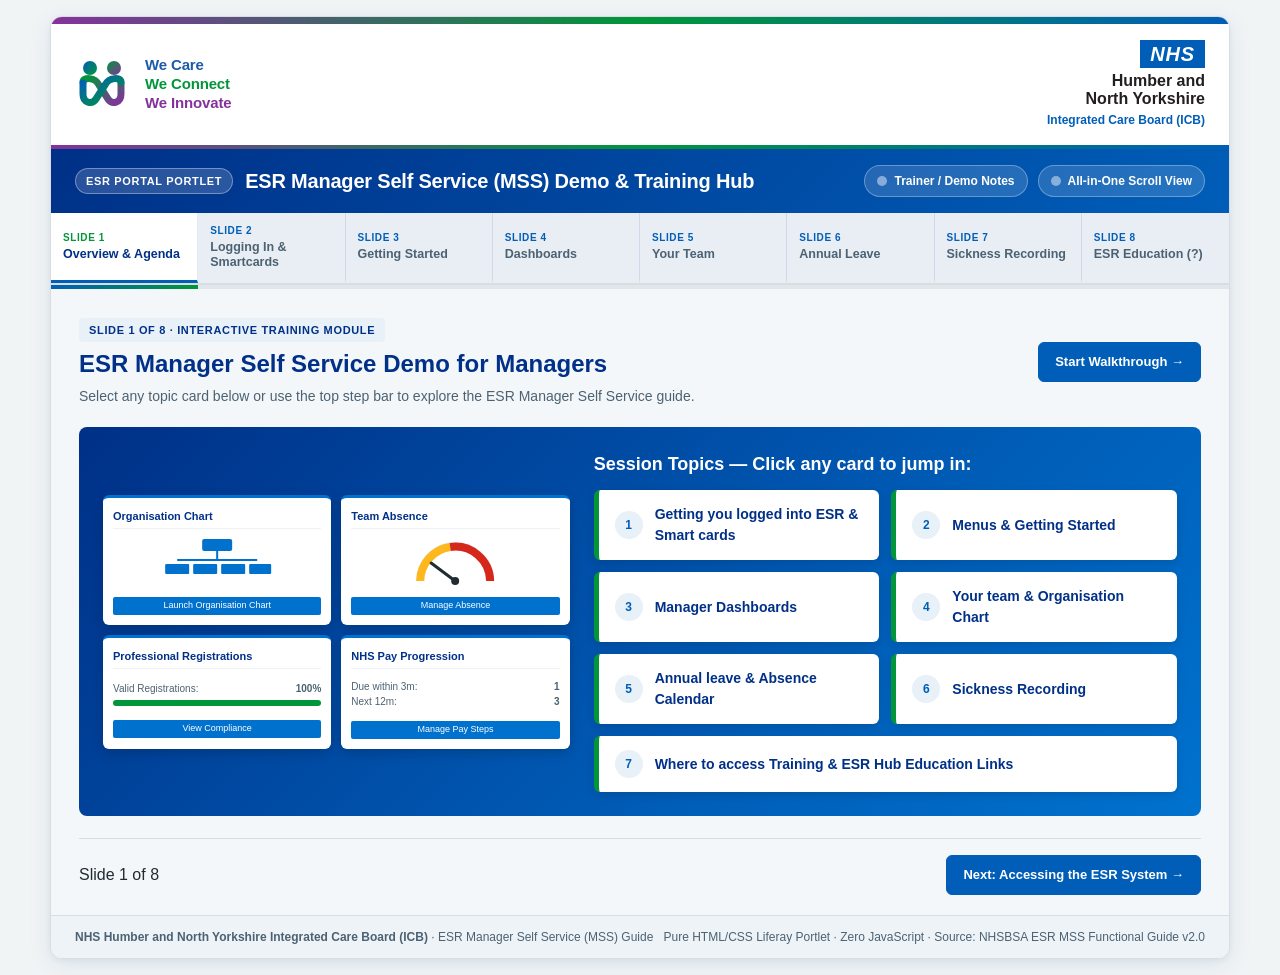
<file: archive/esr-mss-liferay-portlet-with-screenshots.html>
<!--
  ==============================================================================
  NHS HUMBER AND NORTH YORKSHIRE ICB — ESR MANAGER SELF SERVICE (MSS) PORTLET
  Platform: Liferay DXP / 7.4+ Web Content Display Portlet (NHS ESR Portal)
  Constraint: 100% Pure HTML5 & CSS3 — ZERO JavaScript (100% script-tag & inline-event free)
  ==============================================================================
  HOW TO DEPLOY IN LIFERAY (ESR PORTAL):
  1. Add a "Web Content Display" portlet to your ESR Portal page/dashboard.
  2. Create a new Basic Web Content item, switch the editor to "Source" (</> code view).
  3. Paste the contents between the [PORTLET START] and [PORTLET END] markers
     (or paste this entire file — all styles are strictly scoped to #nyhicb-esr-portlet).
  4. Publish! All tabs, step buttons, category filters, lightboxes, and presenter notes
     work natively via pure CSS state machines (:checked & <details>).
-->
<!DOCTYPE html>
<html lang="en-GB">
<head>
  <meta charset="UTF-8" />
  <meta name="viewport" content="width=device-width, initial-scale=1.0" />
  <title>ESR Manager Self Service (MSS) — Humber and North Yorkshire ICB</title>
</head>
<body style="margin: 0; padding: 16px; background: #f0f4f5; font-family: Arial, 'Frutiger', sans-serif;">

<!-- PORTLET START -->
<div id="nyhicb-esr-portlet" role="region" aria-label="ESR Manager Self Service Training Portlet">
  <style>
    /* ==========================================================================
       SCOPED RESET & NHS / NYHICB DESIGN TOKENS (Liferay Safe)
       ========================================================================== */
    #nyhicb-esr-portlet,
    #nyhicb-esr-portlet *,
    #nyhicb-esr-portlet *::before,
    #nyhicb-esr-portlet *::after {
      box-sizing: border-box;
    }

    #nyhicb-esr-portlet {
      --nhs-dark-blue: #003087;
      --nhs-blue: #005eb8;
      --nhs-bright-blue: #0072ce;
      --nhs-light-blue: #41b6e6;
      --nhs-pale-blue: #e8f1f8;
      --icb-green: #009639;
      --icb-light-green: #6cc24a;
      --icb-purple: #84329b;
      --icb-magenta: #a01c68;
      --nhs-warm-yellow: #ffb81c;
      --nhs-red: #d5281b;
      --nhs-ink: #212b32;
      --nhs-muted: #4c6272;
      --nhs-border: #d8dde0;
      --nhs-bg: #f4f7f9;
      --nhs-white: #ffffff;
      --radius-lg: 12px;
      --radius-md: 8px;
      --radius-sm: 6px;
      --shadow-card: 0 6px 24px rgba(0, 48, 135, 0.08), 0 2px 6px rgba(0, 48, 135, 0.05);
      --shadow-hover: 0 10px 28px rgba(0, 94, 184, 0.16);

      font-family: "Frutiger W01", Arial, Helvetica, sans-serif;
      color: var(--nhs-ink);
      background: var(--nhs-white);
      border-radius: var(--radius-lg);
      box-shadow: var(--shadow-card);
      border: 1px solid var(--nhs-border);
      max-width: 1180px;
      margin: 0 auto;
      overflow: hidden;
      line-height: 1.5;
      position: relative;
    }

    /* Hide state-machine radio & checkbox inputs accessibly */
    #nyhicb-esr-portlet .nyh-state-input {
      position: absolute;
      opacity: 0;
      pointer-events: none;
      width: 0;
      height: 0;
    }

    /* ==========================================================================
       ICB & NHS BRANDED HEADER BANNER
       ========================================================================== */
    #nyhicb-esr-portlet .nyh-top-gradient-bar {
      height: 7px;
      background: linear-gradient(90deg, var(--icb-purple) 0%, var(--icb-green) 50%, var(--nhs-blue) 100%);
    }

    #nyhicb-esr-portlet .nyh-header {
      display: flex;
      flex-wrap: wrap;
      align-items: center;
      justify-content: space-between;
      gap: 16px;
      padding: 16px 24px;
      background: var(--nhs-white);
      border-bottom: 4px solid;
      border-image: linear-gradient(90deg, var(--icb-purple) 0%, var(--icb-green) 50%, var(--nhs-blue) 100%) 1;
    }

    #nyhicb-esr-portlet .nyh-brand-left {
      display: flex;
      align-items: center;
      gap: 16px;
    }

    #nyhicb-esr-portlet .nyh-values-motto {
      display: flex;
      flex-direction: column;
      font-weight: 700;
      font-size: 15px;
      line-height: 1.25;
      letter-spacing: -0.01em;
    }

    #nyhicb-esr-portlet .nyh-values-motto .v-care { color: #1d5aa7; }
    #nyhicb-esr-portlet .nyh-values-motto .v-connect { color: var(--icb-green); }
    #nyhicb-esr-portlet .nyh-values-motto .v-innovate { color: var(--icb-purple); }

    #nyhicb-esr-portlet .nyh-brand-right {
      display: flex;
      align-items: center;
      gap: 20px;
      margin-left: auto;
    }

    #nyhicb-esr-portlet .nyh-icb-identity {
      text-align: right;
    }

    #nyhicb-esr-portlet .nyh-nhs-lozenge {
      display: inline-block;
      background: var(--nhs-blue);
      color: var(--nhs-white);
      font-weight: 900;
      font-style: italic;
      font-size: 20px;
      line-height: 1;
      padding: 4px 10px;
      letter-spacing: 0.04em;
      margin-bottom: 4px;
    }

    #nyhicb-esr-portlet .nyh-icb-name {
      font-size: 16px;
      font-weight: 800;
      color: #231f20;
      line-height: 1.15;
    }

    #nyhicb-esr-portlet .nyh-icb-sub {
      font-size: 12px;
      font-weight: 700;
      color: var(--nhs-blue);
      margin-top: 2px;
    }

    /* ==========================================================================
       HERO BAR & VIEW CONTROLS (Presenter Notes Toggle + All-Slides Toggle)
       ========================================================================== */
    #nyhicb-esr-portlet .nyh-hero-bar {
      background: linear-gradient(135deg, var(--nhs-dark-blue) 0%, var(--nhs-blue) 100%);
      color: var(--nhs-white);
      padding: 16px 24px;
      display: flex;
      flex-wrap: wrap;
      align-items: center;
      justify-content: space-between;
      gap: 12px;
    }

    #nyhicb-esr-portlet .nyh-hero-title-group {
      display: flex;
      align-items: center;
      gap: 12px;
    }

    #nyhicb-esr-portlet .nyh-esr-badge {
      background: rgba(255, 255, 255, 0.16);
      border: 1px solid rgba(255, 255, 255, 0.35);
      color: #fff;
      font-weight: 700;
      font-size: 11px;
      text-transform: uppercase;
      letter-spacing: 0.06em;
      padding: 4px 10px;
      border-radius: 999px;
    }

    #nyhicb-esr-portlet .nyh-hero-title {
      margin: 0;
      font-size: 20px;
      font-weight: 800;
      letter-spacing: -0.01em;
    }

    #nyhicb-esr-portlet .nyh-toolbar-controls {
      display: flex;
      flex-wrap: wrap;
      align-items: center;
      gap: 10px;
    }

    #nyhicb-esr-portlet .nyh-toggle-pill {
      display: inline-flex;
      align-items: center;
      gap: 7px;
      background: rgba(255, 255, 255, 0.14);
      border: 1px solid rgba(255, 255, 255, 0.3);
      color: var(--nhs-white);
      font-size: 12px;
      font-weight: 700;
      padding: 6px 12px;
      border-radius: 999px;
      cursor: pointer;
      user-select: none;
      transition: background 0.2s ease, transform 0.15s ease, border-color 0.2s ease;
    }

    #nyhicb-esr-portlet .nyh-toggle-pill:hover {
      background: rgba(255, 255, 255, 0.25);
    }

    #nyhicb-esr-portlet .nyh-toggle-dot {
      width: 10px;
      height: 10px;
      border-radius: 50%;
      background: rgba(255, 255, 255, 0.45);
      transition: background 0.2s ease, box-shadow 0.2s ease;
    }

    /* Active visual state when Trainer Notes or Print/Scroll Mode is checked */
    #nyh-toggle-notes:checked ~ .nyh-hero-bar label[for="nyh-toggle-notes"],
    #nyh-toggle-allslides:checked ~ .nyh-hero-bar label[for="nyh-toggle-allslides"] {
      background: var(--nhs-warm-yellow);
      color: var(--nhs-ink);
      border-color: var(--nhs-warm-yellow);
    }

    #nyh-toggle-notes:checked ~ .nyh-hero-bar label[for="nyh-toggle-notes"] .nyh-toggle-dot,
    #nyh-toggle-allslides:checked ~ .nyh-hero-bar label[for="nyh-toggle-allslides"] .nyh-toggle-dot {
      background: var(--nhs-dark-blue);
      box-shadow: 0 0 0 2px rgba(0, 48, 135, 0.25);
    }

    /* ==========================================================================
       PURE CSS INTERACTIVE STEP / TAB BAR (8 Slides)
       ========================================================================== */
    #nyhicb-esr-portlet .nyh-tab-nav {
      display: grid;
      grid-template-columns: repeat(8, minmax(110px, 1fr));
      background: #e8eef4;
      border-bottom: 2px solid var(--nhs-border);
      overflow-x: auto;
    }

    #nyhicb-esr-portlet .nyh-tab-label {
      display: flex;
      flex-direction: column;
      align-items: flex-start;
      justify-content: center;
      padding: 10px 12px;
      cursor: pointer;
      border-right: 1px solid rgba(0, 48, 135, 0.1);
      border-bottom: 3px solid transparent;
      color: var(--nhs-muted);
      transition: background 0.2s ease, color 0.2s ease, border-color 0.2s ease;
      user-select: none;
    }

    #nyhicb-esr-portlet .nyh-tab-label:last-child {
      border-right: none;
    }

    #nyhicb-esr-portlet .nyh-tab-label:hover {
      background: rgba(0, 94, 184, 0.07);
      color: var(--nhs-dark-blue);
    }

    #nyhicb-esr-portlet .nyh-tab-step {
      font-size: 10px;
      font-weight: 800;
      text-transform: uppercase;
      letter-spacing: 0.06em;
      color: var(--nhs-blue);
      margin-bottom: 2px;
    }

    #nyhicb-esr-portlet .nyh-tab-name {
      font-size: 12.5px;
      font-weight: 700;
      line-height: 1.2;
    }

    /* Highlight active tab via :checked sibling selectors */
    #nyh-s1:checked ~ .nyh-tab-nav label[for="nyh-s1"],
    #nyh-s2:checked ~ .nyh-tab-nav label[for="nyh-s2"],
    #nyh-s3:checked ~ .nyh-tab-nav label[for="nyh-s3"],
    #nyh-s4:checked ~ .nyh-tab-nav label[for="nyh-s4"],
    #nyh-s5:checked ~ .nyh-tab-nav label[for="nyh-s5"],
    #nyh-s6:checked ~ .nyh-tab-nav label[for="nyh-s6"],
    #nyh-s7:checked ~ .nyh-tab-nav label[for="nyh-s7"],
    #nyh-s8:checked ~ .nyh-tab-nav label[for="nyh-s8"] {
      background: var(--nhs-white);
      color: var(--nhs-dark-blue);
      border-bottom-color: var(--nhs-blue);
    }

    #nyh-s1:checked ~ .nyh-tab-nav label[for="nyh-s1"] .nyh-tab-step,
    #nyh-s2:checked ~ .nyh-tab-nav label[for="nyh-s2"] .nyh-tab-step,
    #nyh-s3:checked ~ .nyh-tab-nav label[for="nyh-s3"] .nyh-tab-step,
    #nyh-s4:checked ~ .nyh-tab-nav label[for="nyh-s4"] .nyh-tab-step,
    #nyh-s5:checked ~ .nyh-tab-nav label[for="nyh-s5"] .nyh-tab-step,
    #nyh-s6:checked ~ .nyh-tab-nav label[for="nyh-s6"] .nyh-tab-step,
    #nyh-s7:checked ~ .nyh-tab-nav label[for="nyh-s7"] .nyh-tab-step,
    #nyh-s8:checked ~ .nyh-tab-nav label[for="nyh-s8"] .nyh-tab-step {
      color: var(--icb-green);
    }

    /* Progress bar indicator */
    #nyhicb-esr-portlet .nyh-progress-track {
      height: 4px;
      background: #dfe7ed;
      width: 100%;
    }

    #nyhicb-esr-portlet .nyh-progress-fill {
      height: 100%;
      background: linear-gradient(90deg, var(--nhs-blue), var(--icb-green));
      width: 12.5%;
      transition: width 0.35s cubic-bezier(0.22, 1, 0.36, 1);
    }

    #nyh-s1:checked ~ .nyh-progress-track .nyh-progress-fill { width: 12.5%; }
    #nyh-s2:checked ~ .nyh-progress-track .nyh-progress-fill { width: 25.0%; }
    #nyh-s3:checked ~ .nyh-progress-track .nyh-progress-fill { width: 37.5%; }
    #nyh-s4:checked ~ .nyh-progress-track .nyh-progress-fill { width: 50.0%; }
    #nyh-s5:checked ~ .nyh-progress-track .nyh-progress-fill { width: 62.5%; }
    #nyh-s6:checked ~ .nyh-progress-track .nyh-progress-fill { width: 75.0%; }
    #nyh-s7:checked ~ .nyh-progress-track .nyh-progress-fill { width: 87.5%; }
    #nyh-s8:checked ~ .nyh-progress-track .nyh-progress-fill { width: 100%; }

    /* ==========================================================================
       SLIDE PANELS & ANIMATIONS
       ========================================================================== */
    #nyhicb-esr-portlet .nyh-slides-stage {
      padding: 28px 28px 20px;
      background: var(--nhs-bg);
    }

    #nyhicb-esr-portlet .nyh-slide {
      display: none;
      animation: nyhSlideFadeIn 0.28s ease-out;
    }

    @keyframes nyhSlideFadeIn {
      from { opacity: 0; transform: translateY(6px); }
      to   { opacity: 1; transform: translateY(0); }
    }

    #nyh-s1:checked ~ .nyh-slides-stage .nyh-slide-1,
    #nyh-s2:checked ~ .nyh-slides-stage .nyh-slide-2,
    #nyh-s3:checked ~ .nyh-slides-stage .nyh-slide-3,
    #nyh-s4:checked ~ .nyh-slides-stage .nyh-slide-4,
    #nyh-s5:checked ~ .nyh-slides-stage .nyh-slide-5,
    #nyh-s6:checked ~ .nyh-slides-stage .nyh-slide-6,
    #nyh-s7:checked ~ .nyh-slides-stage .nyh-slide-7,
    #nyh-s8:checked ~ .nyh-slides-stage .nyh-slide-8 {
      display: block;
    }

    /* When "Show All Slides" is checked, display all slides stacked vertically */
    #nyh-toggle-allslides:checked ~ .nyh-tab-nav,
    #nyh-toggle-allslides:checked ~ .nyh-progress-track {
      display: none;
    }

    #nyh-toggle-allslides:checked ~ .nyh-slides-stage .nyh-slide {
      display: block !important;
      margin-bottom: 28px;
      padding-bottom: 28px;
      border-bottom: 2px dashed var(--nhs-border);
    }

    #nyh-toggle-allslides:checked ~ .nyh-slides-stage .nyh-slide:last-child {
      margin-bottom: 0;
      padding-bottom: 0;
      border-bottom: none;
    }

    #nyh-toggle-allslides:checked ~ .nyh-slides-stage .nyh-slide-footer-nav {
      display: none;
    }

    /* ==========================================================================
       SLIDE COMMON TYPOGRAPHY, CARDS & CALLOUTS
       ========================================================================== */
    #nyhicb-esr-portlet .nyh-slide-header {
      display: flex;
      flex-wrap: wrap;
      align-items: center;
      justify-content: space-between;
      gap: 12px;
      margin-bottom: 20px;
    }

    #nyhicb-esr-portlet .nyh-slide-kicker {
      display: inline-block;
      background: var(--nhs-pale-blue);
      color: var(--nhs-dark-blue);
      font-size: 11px;
      font-weight: 800;
      text-transform: uppercase;
      letter-spacing: 0.06em;
      padding: 4px 10px;
      border-radius: 4px;
      margin-bottom: 4px;
    }

    #nyhicb-esr-portlet .nyh-slide-title {
      margin: 0;
      font-size: 24px;
      font-weight: 800;
      color: var(--nhs-dark-blue);
    }

    #nyhicb-esr-portlet .nyh-slide-subtitle {
      margin: 4px 0 0;
      font-size: 14px;
      color: var(--nhs-muted);
    }

    #nyhicb-esr-portlet .nyh-card {
      background: var(--nhs-white);
      border-radius: var(--radius-md);
      border: 1px solid var(--nhs-border);
      padding: 20px;
      box-shadow: 0 2px 8px rgba(0, 48, 135, 0.04);
    }

    #nyhicb-esr-portlet .nyh-grid-2 {
      display: grid;
      grid-template-columns: repeat(auto-fit, minmax(320px, 1fr));
      gap: 20px;
    }

    /* External ESR Hub Action Button */
    #nyhicb-esr-portlet .nyh-esr-btn {
      display: inline-flex;
      align-items: center;
      gap: 8px;
      background: var(--nhs-blue);
      color: var(--nhs-white) !important;
      text-decoration: none !important;
      font-weight: 700;
      font-size: 13.5px;
      padding: 10px 16px;
      border-radius: var(--radius-sm);
      border: 2px solid var(--nhs-blue);
      transition: background 0.18s ease, transform 0.15s ease, box-shadow 0.18s ease;
    }

    #nyhicb-esr-portlet .nyh-esr-btn:hover {
      background: var(--nhs-dark-blue);
      border-color: var(--nhs-dark-blue);
      transform: translateY(-1px);
      box-shadow: var(--shadow-hover);
    }

    #nyhicb-esr-portlet .nyh-esr-btn-secondary {
      background: var(--nhs-white);
      color: var(--nhs-blue) !important;
    }

    #nyhicb-esr-portlet .nyh-esr-btn-secondary:hover {
      background: var(--nhs-pale-blue);
      color: var(--nhs-dark-blue) !important;
    }

    /* Presenter / Trainer Notes Drawer (controlled by #nyh-toggle-notes or manual <details>) */
    #nyhicb-esr-portlet .nyh-presenter-notes {
      margin-top: 18px;
      background: #fffdf2;
      border: 1px solid #f0d878;
      border-left: 5px solid var(--nhs-warm-yellow);
      border-radius: var(--radius-sm);
      padding: 12px 16px;
      display: none;
    }

    #nyh-toggle-notes:checked ~ .nyh-slides-stage .nyh-presenter-notes {
      display: block;
    }

    #nyhicb-esr-portlet .nyh-presenter-notes-title {
      font-size: 12px;
      font-weight: 800;
      text-transform: uppercase;
      letter-spacing: 0.05em;
      color: #785500;
      margin: 0 0 6px;
      display: flex;
      align-items: center;
      gap: 6px;
    }

    #nyhicb-esr-portlet .nyh-presenter-notes p {
      margin: 0;
      font-size: 13px;
      color: #423308;
    }

    /* Next / Previous Slide Footer Navigation */
    #nyhicb-esr-portlet .nyh-slide-footer-nav {
      display: flex;
      align-items: center;
      justify-content: space-between;
      margin-top: 22px;
      padding-top: 16px;
      border-top: 1px solid var(--nhs-border);
    }

    #nyhicb-esr-portlet .nyh-nav-btn {
      display: inline-flex;
      align-items: center;
      gap: 8px;
      padding: 9px 16px;
      border-radius: var(--radius-sm);
      font-size: 13px;
      font-weight: 700;
      cursor: pointer;
      user-select: none;
      background: var(--nhs-white);
      color: var(--nhs-dark-blue);
      border: 1px solid var(--nhs-border);
      transition: all 0.18s ease;
    }

    #nyhicb-esr-portlet .nyh-nav-btn:hover {
      border-color: var(--nhs-blue);
      background: var(--nhs-pale-blue);
    }

    #nyhicb-esr-portlet .nyh-nav-btn-primary {
      background: var(--nhs-blue);
      color: var(--nhs-white);
      border-color: var(--nhs-blue);
    }

    #nyhicb-esr-portlet .nyh-nav-btn-primary:hover {
      background: var(--nhs-dark-blue);
      color: var(--nhs-white);
    }

    /* ==========================================================================
       SLIDE 1: AGENDA & MINI DASHBOARD PREVIEW
       ========================================================================== */
    #nyhicb-esr-portlet .nyh-s1-banner {
      background: linear-gradient(135deg, #003087 0%, #005eb8 65%, #0072ce 100%);
      border-radius: var(--radius-md);
      padding: 24px;
      color: var(--nhs-white);
      display: grid;
      grid-template-columns: 1fr 1.25fr;
      gap: 24px;
      align-items: center;
    }

    @media (max-width: 820px) {
      #nyhicb-esr-portlet .nyh-s1-banner {
        grid-template-columns: 1fr;
      }
    }

    #nyhicb-esr-portlet .nyh-s1-preview-grid {
      display: grid;
      grid-template-columns: 1fr 1fr;
      gap: 10px;
    }

    #nyhicb-esr-portlet .nyh-mini-portlet-card {
      background: var(--nhs-white);
      color: var(--nhs-ink);
      border-radius: var(--radius-sm);
      padding: 10px;
      border-top: 3px solid var(--nhs-bright-blue);
      box-shadow: 0 4px 12px rgba(0, 0, 0, 0.18);
    }

    #nyhicb-esr-portlet .nyh-mini-portlet-card h4 {
      margin: 0 0 6px;
      font-size: 11px;
      color: var(--nhs-dark-blue);
      border-bottom: 1px solid #eef2f5;
      padding-bottom: 4px;
    }

    #nyhicb-esr-portlet .nyh-agenda-grid {
      display: grid;
      grid-template-columns: repeat(auto-fit, minmax(220px, 1fr));
      gap: 12px;
    }

    #nyhicb-esr-portlet .nyh-agenda-item {
      display: flex;
      align-items: center;
      gap: 12px;
      background: var(--nhs-white);
      color: var(--nhs-dark-blue);
      padding: 14px 16px;
      border-radius: var(--radius-sm);
      cursor: pointer;
      font-weight: 700;
      font-size: 14px;
      border-left: 5px solid var(--icb-green);
      box-shadow: 0 3px 10px rgba(0, 0, 0, 0.12);
      transition: transform 0.18s ease, box-shadow 0.18s ease, border-left-color 0.18s ease;
    }

    #nyhicb-esr-portlet .nyh-agenda-item:hover {
      transform: translateY(-2px);
      box-shadow: 0 6px 16px rgba(0, 0, 0, 0.22);
      border-left-color: var(--nhs-warm-yellow);
    }

    #nyhicb-esr-portlet .nyh-agenda-num {
      width: 28px;
      height: 28px;
      border-radius: 50%;
      background: var(--nhs-pale-blue);
      color: var(--nhs-blue);
      display: inline-flex;
      align-items: center;
      justify-content: center;
      font-size: 12px;
      font-weight: 800;
      flex-shrink: 0;
    }

    /* ==========================================================================
       SLIDE 2: ESR LOGIN MOCKUP & SMARTCARD CALLOUT
       ========================================================================== */
    #nyhicb-esr-portlet .nyh-esr-window {
      background: var(--nhs-white);
      border: 1px solid #b8c4ce;
      border-radius: var(--radius-md);
      overflow: hidden;
      box-shadow: 0 4px 14px rgba(0, 48, 135, 0.08);
    }

    #nyhicb-esr-portlet .nyh-esr-topbar {
      background: #0066b2;
      color: var(--nhs-white);
      padding: 10px 16px;
      display: flex;
      align-items: center;
      justify-content: space-between;
      font-size: 13px;
    }

    #nyhicb-esr-portlet .nyh-esr-login-box {
      background: #f5f6f7;
      border: 1px solid #e1e4e7;
      padding: 16px;
      border-radius: 4px;
      margin-bottom: 14px;
    }

    #nyhicb-esr-portlet .nyh-fake-input {
      background: var(--nhs-white);
      border: 1px solid #b0bac2;
      height: 30px;
      border-radius: 2px;
      width: 100%;
      max-width: 280px;
      padding: 4px 8px;
      font-size: 12px;
      color: #6c7a86;
      display: flex;
      align-items: center;
    }

    #nyhicb-esr-portlet .nyh-smartcard-highlight {
      background: #eef6ff;
      border: 2px solid var(--nhs-blue);
      padding: 16px;
      border-radius: 6px;
      position: relative;
    }

    #nyhicb-esr-portlet .nyh-smartcard-callout-arrow {
      display: inline-flex;
      align-items: center;
      gap: 8px;
      background: #0070c0;
      color: var(--nhs-white);
      font-weight: 800;
      font-size: 13px;
      padding: 8px 14px;
      border-radius: 999px;
      box-shadow: 0 4px 12px rgba(0, 112, 192, 0.35);
      margin-bottom: 10px;
    }

    #nyhicb-esr-portlet .nyh-care-id-btn {
      display: inline-flex;
      align-items: center;
      gap: 8px;
      background: #0062ae;
      color: var(--nhs-white);
      font-weight: 700;
      font-size: 12.5px;
      padding: 8px 16px;
      border-radius: 3px;
      border: 1px solid #004b87;
    }

    /* Pure CSS Accordion (<details>) */
    #nyhicb-esr-portlet details.nyh-accordion {
      background: var(--nhs-white);
      border: 1px solid var(--nhs-border);
      border-radius: var(--radius-sm);
      margin-bottom: 10px;
      overflow: hidden;
    }

    #nyhicb-esr-portlet details.nyh-accordion summary {
      padding: 12px 16px;
      font-weight: 700;
      font-size: 14px;
      color: var(--nhs-dark-blue);
      cursor: pointer;
      list-style: none;
      display: flex;
      align-items: center;
      justify-content: space-between;
      background: #f9fbfd;
    }

    #nyhicb-esr-portlet details.nyh-accordion summary::-webkit-details-marker {
      display: none;
    }

    #nyhicb-esr-portlet details.nyh-accordion summary::after {
      content: "+";
      font-size: 18px;
      font-weight: 800;
      color: var(--nhs-blue);
    }

    #nyhicb-esr-portlet details.nyh-accordion[open] summary {
      border-bottom: 1px solid var(--nhs-border);
      background: var(--nhs-pale-blue);
    }

    #nyhicb-esr-portlet details.nyh-accordion[open] summary::after {
      content: "−";
    }

    #nyhicb-esr-portlet details.nyh-accordion .nyh-accordion-body {
      padding: 14px 16px;
      font-size: 13.5px;
      color: var(--nhs-ink);
    }

    /* ==========================================================================
       SLIDE 3: GETTING STARTED — MENU CARDS & 4-STEP CHEVRON LEARNING JOURNEY
       ========================================================================== */
    #nyhicb-esr-portlet .nyh-menu-comparison {
      display: grid;
      grid-template-columns: repeat(auto-fit, minmax(280px, 1fr));
      gap: 16px;
      margin-bottom: 20px;
    }

    #nyhicb-esr-portlet .nyh-menu-column {
      border-radius: var(--radius-md);
      overflow: hidden;
      border: 1px solid var(--nhs-border);
      background: var(--nhs-white);
    }

    #nyhicb-esr-portlet .nyh-menu-col-head {
      background: #405467;
      color: var(--nhs-white);
      font-weight: 800;
      font-size: 15px;
      padding: 12px 16px;
      text-align: center;
    }

    #nyhicb-esr-portlet .nyh-menu-col-head.nyh-head-blue {
      background: var(--nhs-blue);
    }

    #nyhicb-esr-portlet .nyh-menu-subitem {
      display: grid;
      grid-template-columns: 140px 1fr;
      gap: 12px;
      padding: 12px 16px;
      border-bottom: 1px solid #edf1f4;
      align-items: center;
    }

    #nyhicb-esr-portlet .nyh-menu-subitem:last-child {
      border-bottom: none;
    }

    #nyhicb-esr-portlet .nyh-menu-pill {
      background: #5b7186;
      color: var(--nhs-white);
      font-weight: 700;
      font-size: 12.5px;
      padding: 8px 10px;
      border-radius: 4px;
      text-align: center;
    }

    #nyhicb-esr-portlet .nyh-menu-pill.nyh-pill-blue {
      background: #0072ce;
    }

    /* 4-Step Learning Journey Staircase */
    #nyhicb-esr-portlet .nyh-journey-steps {
      display: grid;
      grid-template-columns: repeat(auto-fit, minmax(195px, 1fr));
      gap: 12px;
      margin-top: 14px;
    }

    #nyhicb-esr-portlet .nyh-journey-card {
      background: var(--nhs-white);
      border: 1px solid var(--nhs-border);
      border-radius: var(--radius-sm);
      padding: 14px;
      display: flex;
      flex-direction: column;
      justify-content: space-between;
      position: relative;
      border-top: 5px solid var(--nhs-blue);
    }

    #nyhicb-esr-portlet .nyh-journey-card.j-start { border-top-color: #65b32e; }
    #nyhicb-esr-portlet .nyh-journey-card.j-step1 { border-top-color: #00629b; }
    #nyhicb-esr-portlet .nyh-journey-card.j-step2 { border-top-color: #9e1b60; }
    #nyhicb-esr-portlet .nyh-journey-card.j-step3 { border-top-color: #1b365d; }
    #nyhicb-esr-portlet .nyh-journey-card.j-step4 { border-top-color: #005eb8; }

    #nyhicb-esr-portlet .nyh-chevron-badge {
      display: inline-block;
      color: var(--nhs-white);
      font-weight: 800;
      font-size: 11px;
      text-transform: uppercase;
      padding: 4px 12px;
      border-radius: 3px;
      margin-bottom: 8px;
      align-self: flex-start;
    }

    /* ==========================================================================
       SLIDE 4: 5 MANAGER DASHBOARD PORTLET TILES
       ========================================================================== */
    #nyhicb-esr-portlet .nyh-icb-notice-banner {
      background: linear-gradient(90deg, #fff8e6 0%, #fffdf7 100%);
      border: 1px solid #f5c759;
      border-left: 6px solid var(--nhs-warm-yellow);
      border-radius: var(--radius-sm);
      padding: 12px 16px;
      margin-bottom: 18px;
      display: flex;
      align-items: center;
      justify-content: space-between;
      flex-wrap: wrap;
      gap: 10px;
    }

    #nyhicb-esr-portlet .nyh-dash-5grid {
      display: grid;
      grid-template-columns: repeat(auto-fit, minmax(195px, 1fr));
      gap: 14px;
    }

    #nyhicb-esr-portlet .nyh-dash-tile {
      background: var(--nhs-white);
      border: 1px solid var(--nhs-border);
      border-radius: var(--radius-md);
      padding: 14px;
      display: flex;
      flex-direction: column;
      justify-content: space-between;
      transition: transform 0.18s ease, box-shadow 0.18s ease;
    }

    #nyhicb-esr-portlet .nyh-dash-tile:hover {
      transform: translateY(-3px);
      box-shadow: var(--shadow-hover);
    }

    #nyhicb-esr-portlet .nyh-dash-pill-header {
      display: inline-flex;
      align-items: center;
      gap: 6px;
      background: var(--nhs-dark-blue);
      color: var(--nhs-white);
      font-weight: 700;
      font-size: 13px;
      padding: 6px 12px;
      border-radius: 8px;
      margin-bottom: 10px;
      align-self: flex-start;
    }

    #nyhicb-esr-portlet .nyh-tile-screen {
      border: 1px solid #cfd8df;
      border-radius: 4px;
      padding: 10px;
      background: #fafcfd;
      margin-bottom: 12px;
      text-align: center;
      min-height: 150px;
      display: flex;
      flex-direction: column;
      justify-content: space-between;
    }

    #nyhicb-esr-portlet .nyh-tile-cta {
      background: #0066b2;
      color: var(--nhs-white);
      font-size: 11px;
      font-weight: 700;
      padding: 5px 8px;
      border-radius: 2px;
      margin-top: 8px;
    }

    /* ==========================================================================
       SLIDE 5: ORGANISATION CHART HIERARCHY TREE
       ========================================================================== */
    #nyhicb-esr-portlet .nyh-org-canvas {
      background: linear-gradient(180deg, #dce9f7 0%, #eef5fc 100%);
      border: 1px solid #b5cce4;
      border-radius: var(--radius-md);
      padding: 20px;
      text-align: center;
    }

    #nyhicb-esr-portlet .nyh-org-node {
      background: linear-gradient(180deg, #e7eff6 0%, #ffffff 60%);
      border: 1px solid #9cb4ca;
      border-radius: 6px;
      padding: 10px 12px;
      display: inline-flex;
      align-items: center;
      gap: 10px;
      text-align: left;
      box-shadow: 0 2px 6px rgba(0, 48, 135, 0.1);
    }

    #nyhicb-esr-portlet .nyh-org-avatar {
      width: 36px;
      height: 36px;
      border-radius: 50%;
      background: var(--icb-green);
      color: var(--nhs-white);
      display: flex;
      align-items: center;
      justify-content: center;
      font-weight: 800;
      font-size: 13px;
      flex-shrink: 0;
    }

    #nyhicb-esr-portlet .nyh-org-children {
      display: grid;
      grid-template-columns: repeat(auto-fit, minmax(150px, 1fr));
      gap: 10px;
      margin-top: 16px;
      padding-top: 14px;
      border-top: 2px solid #7ea6cc;
    }

    /* ==========================================================================
       SLIDE 6: ABSENCE CALENDAR HIERARCHY VIEW & COLOUR KEY
       ========================================================================== */
    #nyhicb-esr-portlet .nyh-cal-table-wrap {
      overflow-x: auto;
      border: 1px solid #b8c6d4;
      border-radius: 4px;
      background: var(--nhs-white);
    }

    #nyhicb-esr-portlet table.nyh-cal-table {
      width: 100%;
      border-collapse: collapse;
      font-size: 11.5px;
      min-width: 680px;
    }

    #nyhicb-esr-portlet table.nyh-cal-table th {
      background: #4f81bd;
      color: var(--nhs-white);
      padding: 5px 4px;
      border: 1px solid #d0d9e2;
      font-weight: 700;
      text-align: center;
    }

    #nyhicb-esr-portlet table.nyh-cal-table td {
      padding: 5px 4px;
      border: 1px solid #dde3ea;
      text-align: center;
      height: 24px;
    }

    #nyhicb-esr-portlet table.nyh-cal-table td.emp-col {
      text-align: left;
      padding-left: 8px;
      font-weight: 700;
      background: #f3f6f9;
      white-space: nowrap;
    }

    #nyhicb-esr-portlet table.nyh-cal-table td.wknd { background: #f2f4ea; }
    #nyhicb-esr-portlet .abs-annual { background: #0072ce !important; color: #fff; }
    #nyhicb-esr-portlet .abs-sick { background: #c00000 !important; color: #fff; }
    #nyhicb-esr-portlet .abs-train { background: #008000 !important; color: #fff; }
    #nyhicb-esr-portlet .abs-mat { background: #d96b9e !important; }
    #nyhicb-esr-portlet .abs-special { background: #e07a3c !important; }
    #nyhicb-esr-portlet .abs-other { background: #8c735b !important; }
    #nyhicb-esr-portlet .abs-mixed { background: #7a74b8 !important; }
    #nyhicb-esr-portlet .abs-bank { background: #bfbfbf !important; }
    #nyhicb-esr-portlet .abs-pending {
      background: #008000 !important;
      outline: 2px dashed #ffffff;
      outline-offset: -3px;
    }

    #nyhicb-esr-portlet .nyh-key-grid {
      display: grid;
      grid-template-columns: repeat(auto-fit, minmax(200px, 1fr));
      gap: 8px;
      margin-top: 14px;
    }

    #nyhicb-esr-portlet .nyh-key-item {
      display: flex;
      align-items: center;
      gap: 8px;
      font-size: 12.5px;
    }

    #nyhicb-esr-portlet .nyh-key-swatch {
      width: 18px;
      height: 18px;
      border-radius: 3px;
      flex-shrink: 0;
    }

    /* ==========================================================================
       SLIDE 7: SICKNESS ABSENCE FORM WALKTHROUGH
       ========================================================================== */
    #nyhicb-esr-portlet .nyh-form-row {
      display: grid;
      grid-template-columns: 190px 1fr;
      gap: 10px;
      align-items: center;
      padding: 6px 0;
      border-bottom: 1px dashed #e6ecef;
      font-size: 12.5px;
    }

    #nyhicb-esr-portlet .nyh-form-label {
      text-align: right;
      font-weight: 700;
      color: #364552;
    }

    #nyhicb-esr-portlet .nyh-req-star {
      color: var(--icb-green);
      font-weight: 900;
    }

    /* ==========================================================================
       SLIDE 8: PURE CSS FILTERABLE ESR EDUCATION & RESOURCE HUB
       ========================================================================== */
    #nyhicb-esr-portlet .nyh-filter-bar {
      display: flex;
      flex-wrap: wrap;
      gap: 8px;
      margin-bottom: 18px;
    }

    #nyhicb-esr-portlet .nyh-filter-pill {
      padding: 7px 14px;
      border-radius: 999px;
      background: var(--nhs-white);
      border: 1px solid var(--nhs-border);
      font-size: 12.5px;
      font-weight: 700;
      color: var(--nhs-muted);
      cursor: pointer;
      user-select: none;
      transition: all 0.16s ease;
    }

    #nyhicb-esr-portlet .nyh-filter-pill:hover {
      border-color: var(--nhs-blue);
      color: var(--nhs-dark-blue);
    }

    #nyh-f-all:checked ~ .nyh-slides-stage label[for="nyh-f-all"],
    #nyh-f-start:checked ~ .nyh-slides-stage label[for="nyh-f-start"],
    #nyh-f-absence:checked ~ .nyh-slides-stage label[for="nyh-f-absence"],
    #nyh-f-team:checked ~ .nyh-slides-stage label[for="nyh-f-team"],
    #nyh-f-alerts:checked ~ .nyh-slides-stage label[for="nyh-f-alerts"] {
      background: var(--nhs-blue);
      color: var(--nhs-white);
      border-color: var(--nhs-blue);
    }

    #nyhicb-esr-portlet .nyh-resource-grid {
      display: grid;
      grid-template-columns: repeat(auto-fit, minmax(290px, 1fr));
      gap: 14px;
    }

    #nyhicb-esr-portlet .nyh-resource-card {
      display: flex;
      flex-direction: column;
      justify-content: space-between;
      background: var(--nhs-white);
      border: 1px solid var(--nhs-border);
      border-left: 5px solid var(--nhs-blue);
      border-radius: var(--radius-sm);
      padding: 16px;
      text-decoration: none !important;
      color: var(--nhs-ink) !important;
      transition: transform 0.18s ease, box-shadow 0.18s ease, border-left-color 0.18s ease;
    }

    #nyhicb-esr-portlet .nyh-resource-card:hover {
      transform: translateY(-2px);
      box-shadow: var(--shadow-hover);
      border-left-color: var(--icb-green);
    }

    #nyhicb-esr-portlet .nyh-resource-cat {
      font-size: 10.5px;
      font-weight: 800;
      text-transform: uppercase;
      letter-spacing: 0.06em;
      color: var(--nhs-blue);
      margin-bottom: 4px;
    }

    #nyhicb-esr-portlet .nyh-resource-title {
      font-size: 14.5px;
      font-weight: 800;
      color: var(--nhs-dark-blue);
      margin: 0 0 6px;
    }

    #nyhicb-esr-portlet .nyh-resource-meta {
      font-size: 12px;
      color: var(--nhs-muted);
      display: flex;
      align-items: center;
      justify-content: space-between;
      margin-top: 10px;
      padding-top: 8px;
      border-top: 1px solid #eef2f5;
    }

    /* Pure CSS Category Filtering on Slide 8 */
    #nyh-f-start:checked ~ .nyh-slides-stage .nyh-resource-card:not(.cat-start),
    #nyh-f-absence:checked ~ .nyh-slides-stage .nyh-resource-card:not(.cat-absence),
    #nyh-f-team:checked ~ .nyh-slides-stage .nyh-resource-card:not(.cat-team),
    #nyh-f-alerts:checked ~ .nyh-slides-stage .nyh-resource-card:not(.cat-alerts) {
      display: none;
    }

    
    /* Single-Element Pure CSS Screenshot Lightbox Zoom (No Duplicated Images) */
    #nyhicb-esr-portlet .nyh-zoom-wrap {
      display: block;
      text-align: center;
      cursor: zoom-in;
    }
    #nyhicb-esr-portlet .nyh-screenshot-thumb {
      display: block;
      max-width: 100%;
      max-height: 360px;
      margin: 0 auto;
      width: auto;
      height: auto;
      border: 1px solid #cfd8df;
      border-radius: 6px;
      transition: box-shadow 0.18s ease;
    }
    #nyhicb-esr-portlet .nyh-screenshot-thumb:hover {
      box-shadow: var(--shadow-hover);
    }
    #nyhicb-esr-portlet .nyh-zoom-hint {
      font-size: 11.5px;
      color: var(--nhs-muted);
      margin-top: 6px;
    }
    #nyhicb-esr-portlet .nyh-zoom-close-pill {
      display: none;
      margin-top: 12px;
      background: var(--nhs-warm-yellow);
      color: var(--nhs-ink);
      font-weight: 800;
      font-size: 13px;
      padding: 7px 18px;
      border-radius: 999px;
    }
    #nyhicb-esr-portlet .nyh-zoom-checkbox:checked + .nyh-zoom-wrap {
      position: fixed;
      inset: 0;
      background: rgba(0, 22, 62, 0.88);
      z-index: 9999;
      padding: 28px;
      display: flex;
      flex-direction: column;
      align-items: center;
      justify-content: center;
      cursor: zoom-out;
    }
    #nyhicb-esr-portlet .nyh-zoom-checkbox:checked + .nyh-zoom-wrap .nyh-screenshot-thumb {
      max-width: 94vw;
      max-height: 82vh;
      background: #fff;
      padding: 8px;
      border-radius: 8px;
      box-shadow: 0 16px 48px rgba(0,0,0,0.5);
    }
    #nyhicb-esr-portlet .nyh-zoom-checkbox:checked + .nyh-zoom-wrap .nyh-zoom-hint {
      display: none;
    }
    #nyhicb-esr-portlet .nyh-zoom-checkbox:checked + .nyh-zoom-wrap .nyh-zoom-close-pill {
      display: inline-block;
    }

    /* Footer bar */
    #nyhicb-esr-portlet .nyh-portlet-footer {
      background: #eef3f7;
      border-top: 1px solid var(--nhs-border);
      padding: 12px 24px;
      font-size: 12px;
      color: var(--nhs-muted);
      display: flex;
      flex-wrap: wrap;
      align-items: center;
      justify-content: space-between;
      gap: 10px;
    }
  </style>

  <!-- ========================================================================
       PURE CSS STATE MACHINE INPUTS (Slides 1-8, View Modes, Resource Filters)
       ======================================================================== -->
  <input type="radio" name="nyh-mss-slide" id="nyh-s1" class="nyh-state-input" checked />
  <input type="radio" name="nyh-mss-slide" id="nyh-s2" class="nyh-state-input" />
  <input type="radio" name="nyh-mss-slide" id="nyh-s3" class="nyh-state-input" />
  <input type="radio" name="nyh-mss-slide" id="nyh-s4" class="nyh-state-input" />
  <input type="radio" name="nyh-mss-slide" id="nyh-s5" class="nyh-state-input" />
  <input type="radio" name="nyh-mss-slide" id="nyh-s6" class="nyh-state-input" />
  <input type="radio" name="nyh-mss-slide" id="nyh-s7" class="nyh-state-input" />
  <input type="radio" name="nyh-mss-slide" id="nyh-s8" class="nyh-state-input" />

  <!-- Global toggles: Trainer Notes & All-in-One Scroll View -->
  <input type="checkbox" id="nyh-toggle-notes" class="nyh-state-input" />
  <input type="checkbox" id="nyh-toggle-allslides" class="nyh-state-input" />

  <!-- Slide 8 Resource Category Filter Radios -->
  <input type="radio" name="nyh-res-filter" id="nyh-f-all" class="nyh-state-input" checked />
  <input type="radio" name="nyh-res-filter" id="nyh-f-start" class="nyh-state-input" />
  <input type="radio" name="nyh-res-filter" id="nyh-f-absence" class="nyh-state-input" />
  <input type="radio" name="nyh-res-filter" id="nyh-f-team" class="nyh-state-input" />
  <input type="radio" name="nyh-res-filter" id="nyh-f-alerts" class="nyh-state-input" />

  <!-- ========================================================================
       ICB & NHS HEADER BANNER
       ======================================================================== -->
  <div class="nyh-top-gradient-bar"></div>
  <header class="nyh-header">
    <div class="nyh-brand-left">
      <!-- Vector recreation of the Humber & North Yorkshire ICB "We Care, We Connect, We Innovate" figure emblem -->
      <svg width="54" height="52" viewBox="0 0 54 52" aria-hidden="true" focusable="false">
        <defs>
          <linearGradient id="nyhGradLeft" x1="0%" y1="0%" x2="100%" y2="100%">
            <stop offset="0%" stop-color="#005eb8" />
            <stop offset="100%" stop-color="#009639" />
          </linearGradient>
          <linearGradient id="nyhGradRight" x1="0%" y1="0%" x2="100%" y2="100%">
            <stop offset="0%" stop-color="#009639" />
            <stop offset="100%" stop-color="#84329b" />
          </linearGradient>
        </defs>
        <circle cx="15" cy="10" r="7" fill="url(#nyhGradLeft)" />
        <circle cx="39" cy="10" r="7" fill="url(#nyhGradRight)" />
        <path d="M8 24 C8 19, 20 19, 24 27 L33 41 C37 47, 46 45, 46 36 L46 25" fill="none" stroke="url(#nyhGradRight)" stroke-width="7" stroke-linecap="round" />
        <path d="M46 24 C46 19, 34 19, 30 27 L21 41 C17 47, 8 45, 8 36 L8 25" fill="none" stroke="url(#nyhGradLeft)" stroke-width="7" stroke-linecap="round" />
      </svg>
      <div class="nyh-values-motto">
        <span class="v-care">We Care</span>
        <span class="v-connect">We Connect</span>
        <span class="v-innovate">We Innovate</span>
      </div>
    </div>

    <div class="nyh-brand-right">
      <div class="nyh-icb-identity">
        <span class="nyh-nhs-lozenge">NHS</span>
        <div class="nyh-icb-name">Humber and<br />North Yorkshire</div>
        <div class="nyh-icb-sub">Integrated Care Board (ICB)</div>
      </div>
    </div>
  </header>

  <!-- ========================================================================
       PORTLET HERO BAR & VIEW CONTROLS
       ======================================================================== -->
  <div class="nyh-hero-bar">
    <div class="nyh-hero-title-group">
      <span class="nyh-esr-badge">ESR Portal Portlet</span>
      <h1 class="nyh-hero-title">ESR Manager Self Service (MSS) Demo &amp; Training Hub</h1>
    </div>
    <div class="nyh-toolbar-controls">
      <label for="nyh-toggle-notes" class="nyh-toggle-pill" title="Show or hide presenter prompts &amp; NHSBSA guidance notes">
        <span class="nyh-toggle-dot"></span>
        <span>Trainer / Demo Notes</span>
      </label>
      <label for="nyh-toggle-allslides" class="nyh-toggle-pill" title="Switch between interactive slide tabs and a single scrollable reference page">
        <span class="nyh-toggle-dot"></span>
        <span>All-in-One Scroll View</span>
      </label>
    </div>
  </div>

  <!-- ========================================================================
       INTERACTIVE 8-SLIDE STEP NAVIGATION BAR
       ======================================================================== -->
  <nav class="nyh-tab-nav" aria-label="Training Slide Navigation">
    <label for="nyh-s1" class="nyh-tab-label">
      <span class="nyh-tab-step">Slide 1</span>
      <span class="nyh-tab-name">Overview &amp; Agenda</span>
    </label>
    <label for="nyh-s2" class="nyh-tab-label">
      <span class="nyh-tab-step">Slide 2</span>
      <span class="nyh-tab-name">Logging In &amp; Smartcards</span>
    </label>
    <label for="nyh-s3" class="nyh-tab-label">
      <span class="nyh-tab-step">Slide 3</span>
      <span class="nyh-tab-name">Getting Started</span>
    </label>
    <label for="nyh-s4" class="nyh-tab-label">
      <span class="nyh-tab-step">Slide 4</span>
      <span class="nyh-tab-name">Dashboards</span>
    </label>
    <label for="nyh-s5" class="nyh-tab-label">
      <span class="nyh-tab-step">Slide 5</span>
      <span class="nyh-tab-name">Your Team</span>
    </label>
    <label for="nyh-s6" class="nyh-tab-label">
      <span class="nyh-tab-step">Slide 6</span>
      <span class="nyh-tab-name">Annual Leave</span>
    </label>
    <label for="nyh-s7" class="nyh-tab-label">
      <span class="nyh-tab-step">Slide 7</span>
      <span class="nyh-tab-name">Sickness Recording</span>
    </label>
    <label for="nyh-s8" class="nyh-tab-label">
      <span class="nyh-tab-step">Slide 8</span>
      <span class="nyh-tab-name">ESR Education (?)</span>
    </label>
  </nav>

  <div class="nyh-progress-track" aria-hidden="true">
    <div class="nyh-progress-fill"></div>
  </div>

  <!-- ========================================================================
       MAIN SLIDES STAGE
       ======================================================================== -->
  <div class="nyh-slides-stage">

    <!-- ======================================================================
         SLIDE 1: OVERVIEW & AGENDA
         ====================================================================== -->
    <section class="nyh-slide nyh-slide-1" aria-label="Slide 1: ESR Manager Self Service Demo for Managers">
      <div class="nyh-slide-header">
        <div>
          <span class="nyh-slide-kicker">Slide 1 of 8 · Interactive Training Module</span>
          <h2 class="nyh-slide-title">ESR Manager Self Service Demo for Managers</h2>
          <p class="nyh-slide-subtitle">Select any topic card below or use the top step bar to explore the ESR Manager Self Service guide.</p>
        </div>
        <label for="nyh-s2" class="nyh-nav-btn nyh-nav-btn-primary">Start Walkthrough →</label>
      </div>

      <div class="nyh-s1-banner">
        <!-- Left visual preview of ESR Manager Portlets -->
        <div class="nyh-s1-preview-grid" aria-hidden="true">
          <div class="nyh-mini-portlet-card">
            <h4>Organisation Chart</h4>
            <svg viewBox="0 0 120 55" width="100%" height="55">
              <rect x="45" y="4" width="30" height="12" rx="2" fill="#0072ce" />
              <line x1="60" y1="16" x2="60" y2="25" stroke="#0072ce" stroke-width="2" />
              <line x1="20" y1="25" x2="100" y2="25" stroke="#0072ce" stroke-width="2" />
              <rect x="8" y="29" width="24" height="10" rx="1" fill="#0072ce" />
              <rect x="36" y="29" width="24" height="10" rx="1" fill="#0072ce" />
              <rect x="64" y="29" width="24" height="10" rx="1" fill="#0072ce" />
              <rect x="92" y="29" width="22" height="10" rx="1" fill="#0072ce" />
            </svg>
            <div style="background:#0072ce;color:#fff;font-size:9px;text-align:center;padding:2px;border-radius:2px;">Launch Organisation Chart</div>
          </div>

          <div class="nyh-mini-portlet-card">
            <h4>Team Absence</h4>
            <svg viewBox="0 0 120 55" width="100%" height="55">
              <path d="M 25 46 A 35 35 0 0 1 95 46" fill="none" stroke="#e0e6eb" stroke-width="8" />
              <path d="M 25 46 A 35 35 0 0 1 55 12" fill="none" stroke="#ffb81c" stroke-width="8" />
              <path d="M 55 12 A 35 35 0 0 1 95 46" fill="none" stroke="#d5281b" stroke-width="8" />
              <line x1="60" y1="46" x2="36" y2="28" stroke="#212b32" stroke-width="3" stroke-linecap="round" />
              <circle cx="60" cy="46" r="4" fill="#212b32" />
            </svg>
            <div style="background:#0072ce;color:#fff;font-size:9px;text-align:center;padding:2px;border-radius:2px;">Manage Absence</div>
          </div>

          <div class="nyh-mini-portlet-card">
            <h4>Professional Registrations</h4>
            <div style="font-size:10px;color:#4c6272;padding:6px 0;">
              <div style="display:flex;justify-content:space-between;margin-bottom:4px;"><span>Valid Registrations:</span><strong>100%</strong></div>
              <div style="height:6px;background:#e0e6eb;border-radius:3px;overflow:hidden;">
                <div style="width:100%;height:100%;background:#009639;"></div>
              </div>
            </div>
            <div style="background:#0072ce;color:#fff;font-size:9px;text-align:center;padding:2px;border-radius:2px;margin-top:8px;">View Compliance</div>
          </div>

          <div class="nyh-mini-portlet-card">
            <h4>NHS Pay Progression</h4>
            <div style="font-size:10px;color:#4c6272;padding:4px 0;">
              <div style="display:flex;justify-content:space-between;"><span>Due within 3m:</span><strong>1</strong></div>
              <div style="display:flex;justify-content:space-between;"><span>Next 12m:</span><strong>3</strong></div>
            </div>
            <div style="background:#0072ce;color:#fff;font-size:9px;text-align:center;padding:2px;border-radius:2px;margin-top:8px;">Manage Pay Steps</div>
          </div>
        </div>

        <!-- Right Interactive Agenda (mirrors Slide 1 topics) -->
        <div>
          <h3 style="margin: 0 0 12px; font-size: 18px; color: #ffffff;">Session Topics — Click any card to jump in:</h3>
          <div class="nyh-agenda-grid">
            <label for="nyh-s2" class="nyh-agenda-item">
              <span class="nyh-agenda-num">1</span>
              <span>Getting you logged into ESR &amp; Smart cards</span>
            </label>
            <label for="nyh-s3" class="nyh-agenda-item">
              <span class="nyh-agenda-num">2</span>
              <span>Menus &amp; Getting Started</span>
            </label>
            <label for="nyh-s4" class="nyh-agenda-item">
              <span class="nyh-agenda-num">3</span>
              <span>Manager Dashboards</span>
            </label>
            <label for="nyh-s5" class="nyh-agenda-item">
              <span class="nyh-agenda-num">4</span>
              <span>Your team &amp; Organisation Chart</span>
            </label>
            <label for="nyh-s6" class="nyh-agenda-item">
              <span class="nyh-agenda-num">5</span>
              <span>Annual leave &amp; Absence Calendar</span>
            </label>
            <label for="nyh-s7" class="nyh-agenda-item">
              <span class="nyh-agenda-num">6</span>
              <span>Sickness Recording</span>
            </label>
            <label for="nyh-s8" class="nyh-agenda-item" style="grid-column: 1 / -1;">
              <span class="nyh-agenda-num">7</span>
              <span>Where to access Training &amp; ESR Hub Education Links</span>
            </label>
          </div>
        </div>
      </div>

      <div class="nyh-presenter-notes">
        <div class="nyh-presenter-notes-title">Presenter / Trainer Guidance (Slide 1 Notes)</div>
        <p><strong>Scope &amp; Timing:</strong> Suggested running time: 8–10 minutes. Use a training account or anonymised record, with permission. Keep passwords, one-time codes and colleagues' personal information off the shared screen. Switch between these prompts and the live ESR system. The national guides describe functionality; confirm local access and recording arrangements before presenting.</p>
      </div>

      <div class="nyh-slide-footer-nav">
        <span>Slide 1 of 8</span>
        <label for="nyh-s2" class="nyh-nav-btn nyh-nav-btn-primary">Next: Accessing the ESR System →</label>
      </div>
    </section>

    <!-- ======================================================================
         SLIDE 2: ACCESSING THE ESR SYSTEM (LOGGING IN TO MSS & SMARTCARDS)
         ====================================================================== -->
    <section class="nyh-slide nyh-slide-2" aria-label="Slide 2: Accessing the ESR System">
      <div class="nyh-slide-header">
        <div>
          <span class="nyh-slide-kicker">Slide 2 of 8 · Authentication &amp; Access</span>
          <h2 class="nyh-slide-title">Accessing the ESR System — Logging in to MSS</h2>
          <p class="nyh-slide-subtitle">Log in via your NHS Care Identity Smartcard or configured internet credentials.</p>
        </div>
      </div>

      <div class="nyh-grid-2">
        <!-- Left: Visual replica of NHS ESR Login Screen with Smartcard Callout -->
        <div class="nyh-esr-window">
          <div class="nyh-esr-topbar">
            <div>
              <strong style="background:#fff;color:#005eb8;padding:1px 6px;font-style:italic;margin-right:6px;">NHS</strong>
              <strong>Electronic Staff Record</strong>
            </div>
            <span style="font-size:11px;opacity:0.9;">my.esr.nhs.uk</span>
          </div>
          <div style="padding: 18px;">
            <h3 style="margin: 0 0 12px; font-size: 16px; color: #212b32; border-bottom: 1px solid #d8dde0; padding-bottom: 8px;">
              NHS Electronic Staff Record
            </h3>

            <div class="nyh-esr-login-box">
              <div style="font-weight: 700; font-size: 13.5px; margin-bottom: 4px;">Log in with your credentials</div>
              <div style="font-size: 11px; color: #5c6b77; margin-bottom: 10px;">Fields with an asterisk (*) are required fields</div>
              <div style="display: grid; grid-template-columns: 90px 1fr; gap: 8px; align-items: center; margin-bottom: 6px; font-size: 12px;">
                <span>Username*</span>
                <div class="nyh-fake-input">e.g. 999JSMITH01</div>
              </div>
              <div style="display: grid; grid-template-columns: 90px 1fr; gap: 8px; align-items: center; margin-bottom: 8px; font-size: 12px;">
                <span>Password*</span>
                <div class="nyh-fake-input">••••••••••••</div>
              </div>
              <div style="font-size: 11px; color: #005eb8; text-decoration: underline; margin-bottom: 8px;">
                Forgotten / Request Username/Password / Unlock Account
              </div>
              <div style="text-align: right;">
                <span style="display:inline-block;background:#0066b2;color:#fff;font-size:11.5px;font-weight:700;padding:6px 12px;border-radius:2px;">
                  Log in via Username Password
                </span>
              </div>
            </div>

            <!-- Highlighted Smartcard Section matching Slide 2 Diagram Callout -->
            <div class="nyh-smartcard-highlight">
              <div class="nyh-smartcard-callout-arrow">
                <span>↓ Use this to log in with Smart card</span>
              </div>
              <div style="font-weight: 700; font-size: 14px; margin-bottom: 4px; color: var(--nhs-dark-blue);">
                Log in with your Care Identity
              </div>
              <div style="font-size: 12px; color: #3d4d59; margin-bottom: 12px;">
                Access ESR via your Care Identity by clicking the 'Log in with my Care Identity' button below
              </div>
              <div style="text-align: right;">
                <span class="nyh-care-id-btn">
                  <strong style="background:#fff;color:#005eb8;padding:1px 5px;font-style:italic;">NHS</strong>
                  <span>Log in with my Care Identity</span>
                </span>
              </div>
            </div>
          </div>
        </div>

        <!-- Right: Interactive Step-by-Step Access & Troubleshooting Accordions -->
        <div>
          <div class="nyh-card" style="margin-bottom: 14px; border-left: 5px solid var(--nhs-blue);">
            <h3 style="margin: 0 0 8px; font-size: 16px; color: var(--nhs-dark-blue);">Quick Login Checklist</h3>
            <ol style="margin: 0; padding-left: 20px; font-size: 13.5px; color: var(--nhs-ink);">
              <li style="margin-bottom: 6px;">Open ESR using the <strong>ICB-approved access route</strong>.</li>
              <li style="margin-bottom: 6px;">Insert the <strong>Smartcard</strong> associated with your ESR record and select <strong>Log in with my Care Identity</strong> (or sign in via configured internet access).</li>
              <li style="margin-bottom: 6px;">Once on the ESR Portal, open the left navigation menu and select <strong>My Role → Manager</strong>.</li>
            </ol>
          </div>

          <details class="nyh-accordion" open>
            <summary>Smartcard Locked? Self-Service Unlock Procedure</summary>
            <div class="nyh-accordion-body">
              <p style="margin: 0 0 10px;">If your Smartcard is locked, you can unlock it via the NHS Care Identity Service self-service portal:</p>
              <ol style="margin: 0 0 12px; padding-left: 20px;">
                <li>Insert your Smartcard and open the Care Identity Self-Service Unlock portal.</li>
                <li>Choose <strong>email or mobile delivery</strong> for your one-time security code.</li>
                <li>Follow the prompts to set and confirm a new PIN <em>(always complete this privately off shared screens)</em>.</li>
              </ol>
              <a href="https://manage-care-identities.care-identity-service2.nhs.uk/#/self-service/unlock-authenticator" target="_blank" rel="noopener noreferrer" class="nyh-esr-btn">
                Open Care Identity Self-Service Unlock Portal ↗
              </a>
            </div>
          </details>

          <details class="nyh-accordion">
            <summary>Accessing ESR Over the Internet &amp; 2FA Codes</summary>
            <div class="nyh-accordion-body">
              <p style="margin: 0 0 10px;">For upgraded internet access, use <strong>Manage Internet Access</strong> and enter the one-time verification code sent to your registered mobile number.</p>
              <a href="https://my.esr.nhs.uk/dashboard/web/usermanual/home/-/knowledge_base/esr-user-manual/accessing-esr-over-the-internet-1" target="_blank" rel="noopener noreferrer" class="nyh-esr-btn nyh-esr-btn-secondary">
                ESR User Manual: Accessing ESR Over the Internet ↗
              </a>
            </div>
          </details>

          <details class="nyh-accordion">
            <summary>'Manager' Missing Under My Role?</summary>
            <div class="nyh-accordion-body">
              <p style="margin: 0;">If the <strong>Manager</strong> option does not appear under <em>My Role</em>, contact local ICB ESR Support to verify your Manager Self Service role assignment and supervisor hierarchy link.</p>
            </div>
          </details>
        </div>
      </div>

      <details class="nyh-accordion" style="margin-top: 16px;">
        <summary>📷 View Original PowerPoint Slide 2 Screenshot (Original Slide 2 ESR Login Screenshot) — Click image to zoom</summary>
        <div class="nyh-accordion-body">
          <input type="checkbox" id="nyh-zoom-2" class="nyh-state-input nyh-zoom-checkbox" />
          <label for="nyh-zoom-2" class="nyh-zoom-wrap" title="Click to toggle full-screen zoom">
            <img src="./assets/slide2-esr-login.png" alt="Original Slide 2 ESR Login Screenshot" class="nyh-screenshot-thumb" />
            <div class="nyh-zoom-hint">🔍 Click screenshot to toggle full-screen zoom (Pure CSS Lightbox)</div>
            <span class="nyh-zoom-close-pill">✕ Click anywhere to close full-screen zoom</span>
          </label>
        </div>
      </details>

      <div class="nyh-presenter-notes">
        <div class="nyh-presenter-notes-title">Presenter / Trainer Guidance (Slide 2 Notes)</div>
        <p><strong>Demo Prompt:</strong> Open ESR using the ICB-approved access route. From the portal select <em>My Role</em>, then <em>Manager</em>. Keep PINs and one-time security codes off the shared screen. Sources: NHSBSA ESR Manager Self Service Functional Guide v2.0 (pp. 3–7); Manager Internet Access Functional Wrap (pp. 2–3).</p>
      </div>

      <div class="nyh-slide-footer-nav">
        <label for="nyh-s1" class="nyh-nav-btn">← Previous: Overview</label>
        <label for="nyh-s3" class="nyh-nav-btn nyh-nav-btn-primary">Next: Getting Started &amp; Menus →</label>
      </div>
    </section>

    <!-- ======================================================================
         SLIDE 3: GETTING STARTED (MENUS & 4-STEP NEW STARTER JOURNEY)
         ====================================================================== -->
    <section class="nyh-slide nyh-slide-3" aria-label="Slide 3: Getting Started">
      <div class="nyh-slide-header">
        <div>
          <span class="nyh-slide-kicker">Slide 3 of 8 · Navigation &amp; Starter Pack</span>
          <h2 class="nyh-slide-title">Getting Started — Menus &amp; Learning Journey</h2>
          <p class="nyh-slide-subtitle">Understand the Left Navigation Menu vs. Manager Dashboard Portlets, and follow the 4-Step MSS New Starter Pack.</p>
        </div>
        <a href="https://my.esr.nhs.uk/dashboard/documents/d/esredu/new-starter-pack-manager-self-service-v2-0-09-2026" target="_blank" rel="noopener noreferrer" class="nyh-esr-btn">
          Open MSS New Starter Pack (PDF / Hub) ↗
        </a>
      </div>

      <!-- Top Comparison: Navigation Menu vs Manager Dashboard (matches Slide 3 top blocks) -->
      <div class="nyh-menu-comparison">
        <div class="nyh-menu-column">
          <div class="nyh-menu-col-head">Navigation menu</div>
          <div class="nyh-menu-subitem">
            <span class="nyh-menu-pill">My Role</span>
            <span style="font-size: 13.5px; font-weight: 600;">Switch to the Manager view.</span>
          </div>
          <div class="nyh-menu-subitem">
            <span class="nyh-menu-pill">Reporting</span>
            <span style="font-size: 13.5px; font-weight: 600;">Open Business Intelligence for detailed reports.</span>
          </div>
        </div>

        <div class="nyh-menu-column">
          <div class="nyh-menu-col-head nyh-head-blue">Manager Dashboard</div>
          <div class="nyh-menu-subitem">
            <span class="nyh-menu-pill nyh-pill-blue">Organisation Chart</span>
            <span style="font-size: 13.5px; font-weight: 600;">See who reports into you.</span>
          </div>
          <div class="nyh-menu-subitem">
            <span class="nyh-menu-pill nyh-pill-blue">Team Absence</span>
            <span style="font-size: 13.5px; font-weight: 600;">Review annual leave and record sickness.</span>
          </div>
        </div>
      </div>

      <!-- Bottom: Recreated ESR New Starter Pack 4-Step Learning Journey Diagram -->
      <div class="nyh-card">
        <div style="display:flex;flex-wrap:wrap;align-items:center;justify-content:space-between;gap:10px;margin-bottom:8px;">
          <div>
            <h3 style="margin:0;font-size:18px;color:var(--nhs-dark-blue);">ESR new starter pack: Manager Self Service (MSS)</h3>
            <p style="margin:2px 0 0;font-size:13px;color:var(--nhs-muted);">Commence your journey by following each step — actioning each item at every step.</p>
          </div>
          <a href="https://my.esr.nhs.uk/dashboard/documents/d/esredu/new-starter-pack-manager-self-service-v2-0-09-2026" target="_blank" rel="noopener noreferrer" style="font-size:13px;font-weight:700;color:var(--nhs-blue);">
            Manager Self Service — access guidance &amp; training package here ↗
          </a>
        </div>

        <div class="nyh-journey-steps">
          <div class="nyh-journey-card j-start">
            <div>
              <span class="nyh-chevron-badge" style="background:#65b32e;">START · Welcome</span>
              <p style="font-size:12.5px;margin:0 0 10px;">Welcome to your Manager / Supervisor Self Service learning journey. Proceed to Step 1.</p>
            </div>
            <div style="background:#65b32e;color:#fff;font-size:11.5px;font-weight:700;padding:6px 10px;border-radius:3px;text-align:center;">
              Welcome
            </div>
          </div>

          <div class="nyh-journey-card j-step1">
            <div>
              <span class="nyh-chevron-badge" style="background:#00629b;">STEP 1</span>
              <p style="font-size:12.5px;margin:0 0 10px;">Start your journey by accessing the <strong>Manager Dashboard</strong> online learning lesson.</p>
            </div>
            <div style="background:#00629b;color:#fff;font-size:11.5px;font-weight:700;padding:6px 10px;border-radius:3px;text-align:center;">
              Manager Dashboard
            </div>
          </div>

          <div class="nyh-journey-card j-step2">
            <div>
              <span class="nyh-chevron-badge" style="background:#9e1b60;">STEP 2</span>
              <p style="font-size:12.5px;margin:0 0 10px;">At this step you will explore the <strong>Manager Self Service User Manual</strong> guidance.</p>
            </div>
            <div style="background:#9e1b60;color:#fff;font-size:11.5px;font-weight:700;padding:6px 10px;border-radius:3px;text-align:center;">
              Manager Self Service Manual
            </div>
          </div>

          <div class="nyh-journey-card j-step3">
            <div>
              <span class="nyh-chevron-badge" style="background:#1b365d;">STEP 3</span>
              <p style="font-size:12.5px;margin:0 0 10px;">Complete your core learning by accessing the <strong>MSS Online Learning</strong> lesson.</p>
            </div>
            <div style="background:#1b365d;color:#fff;font-size:11.5px;font-weight:700;padding:6px 10px;border-radius:3px;text-align:center;">
              MSS Online Learning
            </div>
          </div>

          <div class="nyh-journey-card j-step4">
            <div>
              <span class="nyh-chevron-badge" style="background:#005eb8;">STEP 4 · Sessions</span>
              <p style="font-size:12.5px;margin:0 0 10px;">Take a look at the <strong>ESR Events Calendar</strong> to enrol on additional MSS sessions available.</p>
            </div>
            <div style="background:#005eb8;color:#fff;font-size:11.5px;font-weight:700;padding:6px 10px;border-radius:3px;text-align:center;">
              ESR Events Calendar
            </div>
          </div>
        </div>
      </div>

      <details class="nyh-accordion" style="margin-top: 16px;">
        <summary>📷 View Original PowerPoint Slide 3 Screenshot (Original Slide 3 ESR New Starter Pack Journey Diagram) — Click image to zoom</summary>
        <div class="nyh-accordion-body">
          <input type="checkbox" id="nyh-zoom-3" class="nyh-state-input nyh-zoom-checkbox" />
          <label for="nyh-zoom-3" class="nyh-zoom-wrap" title="Click to toggle full-screen zoom">
            <img src="./assets/slide3-starter-pack-journey.png" alt="Original Slide 3 ESR New Starter Pack Journey Diagram" class="nyh-screenshot-thumb" />
            <div class="nyh-zoom-hint">🔍 Click screenshot to toggle full-screen zoom (Pure CSS Lightbox)</div>
            <span class="nyh-zoom-close-pill">✕ Click anywhere to close full-screen zoom</span>
          </label>
        </div>
      </details>

      <div class="nyh-presenter-notes">
        <div class="nyh-presenter-notes-title">Presenter / Trainer Guidance (Slide 3 Notes)</div>
        <p>Point out the left navigation menu and dashboard portlets. Explain that a <strong>portlet</strong> is simply a dashboard tile. Show <em>Organisation Chart</em> and <em>Team Absence</em> first. Selecting <em>Reporting → Business Intelligence</em> opens the report suite.</p>
      </div>

      <div class="nyh-slide-footer-nav">
        <label for="nyh-s2" class="nyh-nav-btn">← Previous: Logging In</label>
        <label for="nyh-s4" class="nyh-nav-btn nyh-nav-btn-primary">Next: Manager Dashboards →</label>
      </div>
    </section>

    <!-- ======================================================================
         SLIDE 4: DASHBOARDS (5 PORTLET TILES & APRIL 2027 APPRAISALS NOTE)
         ====================================================================== -->
    <section class="nyh-slide nyh-slide-4" aria-label="Slide 4: Dashboards">
      <div class="nyh-slide-header">
        <div>
          <span class="nyh-slide-kicker">Slide 4 of 8 · Manager Portal Tiles</span>
          <h2 class="nyh-slide-title">Dashboards — Your Manager Portlets</h2>
          <p class="nyh-slide-subtitle">Each dashboard tile (portlet) gives at-a-glance metrics and direct links to action records or launch BI reporting.</p>
        </div>
      </div>

      <!-- Prominent ICB Appraisals Rollout Notice from Slide 4 -->
      <div class="nyh-icb-notice-banner" role="note">
        <div>
          <strong style="color:#785500;font-size:14px;">ICB Local Rollout Note:</strong>
          <span style="font-size:14px;color:var(--nhs-ink);font-weight:700;margin-left:6px;">
            Appraisals will be rolled out from <u>April 2027</u> for our ICB.
          </span>
        </div>
        <span style="font-size:11.5px;background:#fff;padding:3px 10px;border-radius:999px;border:1px solid #e0c268;font-weight:700;color:#6e4e00;">
          Humber &amp; North Yorkshire ICB
        </span>
      </div>

      <!-- 5 Portlet Columns matching Slide 4 image -->
      <div class="nyh-dash-5grid">
        <!-- 1. Absence -->
        <div class="nyh-dash-tile">
          <div>
            <div class="nyh-dash-pill-header">⊕ Absence</div>
            <div class="nyh-tile-screen">
              <div style="font-size:11px;font-weight:700;text-align:left;color:#333;">Team Absence</div>
              <svg viewBox="0 0 120 65" width="100%" height="60">
                <path d="M 20 55 A 40 40 0 0 1 75 18" fill="none" stroke="#ffeb3b" stroke-width="9" />
                <path d="M 75 18 A 40 40 0 0 1 100 55" fill="none" stroke="#d5281b" stroke-width="9" />
                <line x1="60" y1="55" x2="32" y2="38" stroke="#212b32" stroke-width="3" />
                <circle cx="60" cy="55" r="4" fill="#212b32" />
              </svg>
              <div style="font-size:10px;background:#e4e8ec;padding:2px;border-radius:2px;font-weight:700;">2.26%</div>
              <div class="nyh-tile-cta">Manage Absence</div>
            </div>
            <h3 style="margin:0 0 6px;font-size:14.5px;color:var(--nhs-dark-blue);">View/add absence</h3>
            <p style="margin:0;font-size:12.5px;color:var(--nhs-ink);">
              Ability to view / edit and add team absence, with direct links to BI absence reporting.
            </p>
          </div>
          <label for="nyh-s6" class="nyh-nav-btn" style="margin-top:12px;justify-content:center;font-size:12px;">
            Explore Absence →
          </label>
        </div>

        <!-- 2. Appraisals -->
        <div class="nyh-dash-tile" style="border-color:#f0d878;background:#fffef9;">
          <div>
            <div class="nyh-dash-pill-header">⊕ Appraisals</div>
            <div class="nyh-tile-screen">
              <div style="font-size:11px;font-weight:700;text-align:left;color:#333;">Team Appraisals</div>
              <svg viewBox="0 0 120 65" width="100%" height="60">
                <path d="M 20 55 A 40 40 0 0 1 65 16" fill="none" stroke="#d5281b" stroke-width="9" />
                <path d="M 65 16 A 40 40 0 0 1 88 28" fill="none" stroke="#ffeb3b" stroke-width="9" />
                <path d="M 88 28 A 40 40 0 0 1 100 55" fill="none" stroke="#009639" stroke-width="9" />
                <line x1="60" y1="55" x2="72" y2="26" stroke="#212b32" stroke-width="3" />
                <circle cx="60" cy="55" r="4" fill="#212b32" />
              </svg>
              <div style="font-size:10px;background:#e4e8ec;padding:2px;border-radius:2px;font-weight:700;">61.31%</div>
              <div class="nyh-tile-cta">Manage Appraisals</div>
            </div>
            <h3 style="margin:0 0 6px;font-size:14.5px;color:var(--nhs-dark-blue);">View/add appraisals</h3>
            <p style="margin:0;font-size:12.5px;color:var(--nhs-ink);">
              Ability to view / edit and add team appraisals, with direct links to BI appraisal reporting.
            </p>
          </div>
          <div style="margin-top:12px;font-size:11px;font-weight:700;color:#785500;background:#fff3cd;padding:6px 8px;border-radius:4px;text-align:center;">
            ICB Rollout: April 2027
          </div>
        </div>

        <!-- 3. Compliance -->
        <div class="nyh-dash-tile">
          <div>
            <div class="nyh-dash-pill-header">⊕ Compliance</div>
            <div class="nyh-tile-screen">
              <div style="font-size:11px;font-weight:700;text-align:left;color:#333;">Team Compliance</div>
              <svg viewBox="0 0 120 65" width="100%" height="60">
                <path d="M 20 55 A 40 40 0 0 1 65 16" fill="none" stroke="#d5281b" stroke-width="9" />
                <path d="M 65 16 A 40 40 0 0 1 88 28" fill="none" stroke="#ffeb3b" stroke-width="9" />
                <path d="M 88 28 A 40 40 0 0 1 100 55" fill="none" stroke="#009639" stroke-width="9" />
                <line x1="60" y1="55" x2="55" y2="24" stroke="#212b32" stroke-width="3" />
                <circle cx="60" cy="55" r="4" fill="#212b32" />
              </svg>
              <div style="font-size:10px;background:#e4e8ec;padding:2px;border-radius:2px;font-weight:700;">43.06%</div>
              <div class="nyh-tile-cta">Manage Compliance</div>
            </div>
            <h3 style="margin:0 0 6px;font-size:14.5px;color:var(--nhs-dark-blue);">View compliance</h3>
            <p style="margin:0;font-size:12.5px;color:var(--nhs-ink);">
              Ability to view team compliance, with direct links to BI compliance reporting.
            </p>
          </div>
          <span style="margin-top:12px;font-size:11.5px;color:var(--nhs-muted);text-align:center;padding:6px 0;">
            Statutory &amp; Mandatory Training
          </span>
        </div>

        <!-- 4. Actions -->
        <div class="nyh-dash-tile">
          <div>
            <div class="nyh-dash-pill-header">⊕ Actions</div>
            <div class="nyh-tile-screen">
              <div style="font-size:11px;font-weight:700;text-align:left;color:#333;">MSS Team Actions</div>
              <div style="text-align:left;padding:6px 2px;">
                <div style="font-size:13px;font-weight:800;color:#212b32;">📅 Upcoming Events</div>
                <div style="font-size:10.5px;color:#4c6272;margin-top:4px;">
                  In the next 7 days <strong>1 of your team</strong> have upcoming events.
                </div>
              </div>
              <div class="nyh-tile-cta">View Team Calendar</div>
            </div>
            <h3 style="margin:0 0 6px;font-size:14.5px;color:var(--nhs-dark-blue);">View team actions</h3>
            <p style="margin:0;font-size:12.5px;color:var(--nhs-ink);">
              Ability to view all team actions in Team Calendar in relation to data items held in ESR.
            </p>
          </div>
          <span style="margin-top:12px;font-size:11.5px;color:var(--nhs-muted);text-align:center;padding:6px 0;">
            Fixed-term, Mat Leave &amp; Alerts
          </span>
        </div>

        <!-- 5. Team -->
        <div class="nyh-dash-tile">
          <div>
            <div class="nyh-dash-pill-header">⊕ Team</div>
            <div class="nyh-tile-screen">
              <div style="font-size:11px;font-weight:700;text-align:left;color:#333;">Organisation Chart</div>
              <svg viewBox="0 0 120 60" width="100%" height="58">
                <rect x="44" y="4" width="32" height="13" fill="#0072ce" />
                <line x1="60" y1="17" x2="60" y2="26" stroke="#0072ce" stroke-width="2" />
                <line x1="16" y1="26" x2="104" y2="26" stroke="#0072ce" stroke-width="2" />
                <rect x="6" y="29" width="22" height="11" fill="#0072ce" />
                <rect x="34" y="29" width="22" height="11" fill="#0072ce" />
                <rect x="62" y="29" width="22" height="11" fill="#0072ce" />
                <rect x="90" y="29" width="22" height="11" fill="#0072ce" />
                <rect x="34" y="46" width="22" height="10" fill="#0072ce" />
                <rect x="62" y="46" width="22" height="10" fill="#0072ce" />
              </svg>
              <div class="nyh-tile-cta">Launch Organisation Chart</div>
            </div>
            <h3 style="margin:0 0 6px;font-size:14.5px;color:var(--nhs-dark-blue);">View your team</h3>
            <p style="margin:0;font-size:12.5px;color:var(--nhs-ink);">
              Ability to view own team hierarchy and carry out actions on employee records directly.
            </p>
          </div>
          <label for="nyh-s5" class="nyh-nav-btn" style="margin-top:12px;justify-content:center;font-size:12px;">
            Explore Org Chart →
          </label>
        </div>
      </div>

      <details class="nyh-accordion" style="margin-top: 16px;">
        <summary>📷 View Original PowerPoint Slide 4 Screenshot (Original Slide 4 Manager Dashboard Portlets Screenshot) — Click image to zoom</summary>
        <div class="nyh-accordion-body">
          <input type="checkbox" id="nyh-zoom-4" class="nyh-state-input nyh-zoom-checkbox" />
          <label for="nyh-zoom-4" class="nyh-zoom-wrap" title="Click to toggle full-screen zoom">
            <img src="./assets/slide4-manager-dashboards.png" alt="Original Slide 4 Manager Dashboard Portlets Screenshot" class="nyh-screenshot-thumb" />
            <div class="nyh-zoom-hint">🔍 Click screenshot to toggle full-screen zoom (Pure CSS Lightbox)</div>
            <span class="nyh-zoom-close-pill">✕ Click anywhere to close full-screen zoom</span>
          </label>
        </div>
      </details>

      <div class="nyh-presenter-notes">
        <div class="nyh-presenter-notes-title">Presenter / Trainer Guidance (Slide 4 Notes)</div>
        <p>Show <em>Organisation Chart</em> and <em>Team Absence</em> first. Mention <em>Team Appraisals</em> (noting the April 2027 ICB rollout) and <em>Team Compliance</em> only if visible, then return to the demo scope. Dashboard tiles can vary with local configuration.</p>
      </div>

      <div class="nyh-slide-footer-nav">
        <label for="nyh-s3" class="nyh-nav-btn">← Previous: Getting Started</label>
        <label for="nyh-s5" class="nyh-nav-btn nyh-nav-btn-primary">Next: Your Team &amp; Org Chart →</label>
      </div>
    </section>

    <!-- ======================================================================
         SLIDE 5: YOUR TEAM (ORGANISATION CHART & DIRECT REPORTS)
         ====================================================================== -->
    <section class="nyh-slide nyh-slide-5" aria-label="Slide 5: Your Team - Organisation Chart">
      <div class="nyh-slide-header">
        <div>
          <span class="nyh-slide-kicker">Slide 5 of 8 · Supervisor Hierarchy</span>
          <h2 class="nyh-slide-title">Your Team — Organisation Chart &amp; Direct Reports</h2>
          <p class="nyh-slide-subtitle">Check your line reports are correct and initiate manager actions directly from the hierarchy chart.</p>
        </div>
        <a href="https://my.esr.nhs.uk/dashboard/web/usermanual/home/-/knowledge_base/esr-user-manual/organisation-chart" target="_blank" rel="noopener noreferrer" class="nyh-esr-btn">
          Organisation Chart Direct Reports — ESR User Manual ↗
        </a>
      </div>

      <div class="nyh-grid-2">
        <!-- Left: Visual Hierarchy Mockup matching Slide 5 -->
        <div class="nyh-esr-window">
          <div class="nyh-esr-topbar">
            <div>
              <strong style="background:#fff;color:#005eb8;padding:1px 5px;font-style:italic;margin-right:6px;">NHS</strong>
              <span>My Team</span>
            </div>
            <span style="font-size:11px;">🏠 Home · 🧭 Navigator · ⭐ Favorites · ⚙ Settings</span>
          </div>
          <div style="background:#f3f5f7;padding:8px 14px;border-bottom:1px solid #d5dce2;display:flex;justify-content:center;gap:24px;font-size:11.5px;font-weight:700;">
            <span style="color:#009639;border-bottom:2px solid #009639;padding-bottom:3px;">📊 Organisation Chart</span>
            <span style="color:#5c6b77;">🎓 Talent Profile</span>
          </div>
          <div class="nyh-org-canvas">
            <!-- Manager Node -->
            <div>
              <div class="nyh-org-node">
                <div class="nyh-org-avatar">KS</div>
                <div>
                  <div style="font-weight:800;font-size:13px;color:#212b32;">Steele, Mrs. K.</div>
                  <div style="font-size:11px;color:#4c6272;">Administrative and Clerical | Senior Manager</div>
                </div>
              </div>
            </div>

            <!-- Direct Reports Row -->
            <div class="nyh-org-children">
              <div class="nyh-org-node">
                <div class="nyh-org-avatar" style="background:#0072ce;">YB</div>
                <div>
                  <div style="font-weight:800;font-size:12px;">Baker, Yve</div>
                  <div style="font-size:10px;color:#4c6272;">Direct Report</div>
                  <div style="font-size:10px;color:#005eb8;font-weight:700;margin-top:2px;">Actions ▾</div>
                </div>
              </div>
              <div class="nyh-org-node">
                <div class="nyh-org-avatar" style="background:#0072ce;">MJ</div>
                <div>
                  <div style="font-weight:800;font-size:12px;">Jimenes, Mo...</div>
                  <div style="font-size:10px;color:#4c6272;">Direct Report</div>
                  <div style="font-size:10px;color:#005eb8;font-weight:700;margin-top:2px;">Actions ▾</div>
                </div>
              </div>
              <div class="nyh-org-node">
                <div class="nyh-org-avatar" style="background:#0072ce;">AJ</div>
                <div>
                  <div style="font-weight:800;font-size:12px;">Johnson, An...</div>
                  <div style="font-size:10px;color:#4c6272;">Direct Report</div>
                  <div style="font-size:10px;color:#005eb8;font-weight:700;margin-top:2px;">Actions ▾</div>
                </div>
              </div>
              <div class="nyh-org-node">
                <div class="nyh-org-avatar" style="background:#0072ce;">BS</div>
                <div>
                  <div style="font-weight:800;font-size:12px;">Smith, Ben</div>
                  <div style="font-size:10px;color:#4c6272;">Direct Report</div>
                  <div style="font-size:10px;color:#005eb8;font-weight:700;margin-top:2px;">Actions ▾</div>
                </div>
              </div>
            </div>
          </div>
        </div>

        <!-- Right: Key Manager Actions & Guidance -->
        <div>
          <div class="nyh-card" style="border-left: 5px solid var(--icb-green); margin-bottom: 14px;">
            <h3 style="margin: 0 0 6px; font-size: 17px; color: var(--nhs-dark-blue);">
              ✓ Check your line reports are correct
            </h3>
            <p style="margin: 0 0 12px; font-size: 13.5px; color: var(--nhs-ink);">
              Click <strong>Launch Organisation Chart</strong> on your Manager Dashboard to view everyone who reports into you. Keeping your hierarchy accurate ensures absence approvals, notifications, and compliance reports route to the right manager.
            </p>
            <div style="display: flex; flex-wrap: wrap; gap: 10px;">
              <a href="https://my.esr.nhs.uk/dashboard/web/usermanual/home/-/knowledge_base/esr-user-manual/organisation-chart" target="_blank" rel="noopener noreferrer" class="nyh-esr-btn">
                Organisation Chart User Manual ↗
              </a>
              <a href="https://my.esr.nhs.uk/dashboard/web/usermanual/home/-/knowledge_base/esr-user-manual/assign-new-direct-reports" target="_blank" rel="noopener noreferrer" class="nyh-esr-btn nyh-esr-btn-secondary">
                Assign New Direct Reports Guide ↗
              </a>
            </div>
          </div>

          <div class="nyh-card">
            <h4 style="margin: 0 0 8px; font-size: 14.5px; color: var(--nhs-dark-blue);">What can you do from the Organisation Chart?</h4>
            <ul style="margin: 0; padding-left: 18px; font-size: 13px; color: var(--nhs-ink);">
              <li style="margin-bottom: 6px;"><strong>Verify Hierarchy:</strong> Confirm all direct reports and drill down into cascading teams.</li>
              <li style="margin-bottom: 6px;"><strong>Employee Actions Menu:</strong> Use the <em>Actions</em> button on an employee's card to launch assignment changes, change of hours, or supervisor re-assignments.</li>
              <li><strong>Search &amp; Zoom Controls:</strong> Use the top-right Search bar or left zoom tools to navigate larger teams.</li>
            </ul>
          </div>
        </div>
      </div>

      <details class="nyh-accordion" style="margin-top: 16px;">
        <summary>📷 View Original PowerPoint Slide 5 Screenshot (Original Slide 5 ESR Organisation Chart Screenshot) — Click image to zoom</summary>
        <div class="nyh-accordion-body">
          <input type="checkbox" id="nyh-zoom-5" class="nyh-state-input nyh-zoom-checkbox" />
          <label for="nyh-zoom-5" class="nyh-zoom-wrap" title="Click to toggle full-screen zoom">
            <img src="./assets/slide5-org-chart.png" alt="Original Slide 5 ESR Organisation Chart Screenshot" class="nyh-screenshot-thumb" />
            <div class="nyh-zoom-hint">🔍 Click screenshot to toggle full-screen zoom (Pure CSS Lightbox)</div>
            <span class="nyh-zoom-close-pill">✕ Click anywhere to close full-screen zoom</span>
          </label>
        </div>
      </details>

      <div class="nyh-presenter-notes">
        <div class="nyh-presenter-notes-title">Presenter / Trainer Guidance (Slide 5 Notes)</div>
        <p>Demonstrate launching the Organisation Chart tile and verifying that direct reports match expectations. Highlight the link to the ESR User Manual for reassigning direct reports when someone moves team.</p>
      </div>

      <div class="nyh-slide-footer-nav">
        <label for="nyh-s4" class="nyh-nav-btn">← Previous: Dashboards</label>
        <label for="nyh-s6" class="nyh-nav-btn nyh-nav-btn-primary">Next: Annual Leave &amp; Absence Calendar →</label>
      </div>
    </section>

    <!-- ======================================================================
         SLIDE 6: ANNUAL LEAVE & OTHER LEAVE (ABSENCE CALENDAR)
         ====================================================================== -->
    <section class="nyh-slide nyh-slide-6" aria-label="Slide 6: Annual Leave and Other Leave">
      <div class="nyh-slide-header">
        <div>
          <span class="nyh-slide-kicker">Slide 6 of 8 · Team Absence</span>
          <h2 class="nyh-slide-title">Annual Leave &amp; Other Leave — Absence Calendar</h2>
          <p class="nyh-slide-subtitle">Review team availability, approved leave, sickness, and pending absence requests in the Hierarchy View.</p>
        </div>
        <a href="https://my.esr.nhs.uk/dashboard/web/usermanual/home/-/knowledge_base/esr-user-manual/absence-calendar" target="_blank" rel="noopener noreferrer" class="nyh-esr-btn">
          Absence Calendar — Link to Training ↗
        </a>
      </div>

      <div class="nyh-esr-window" style="margin-bottom: 16px;">
        <div class="nyh-esr-topbar">
          <div>
            <strong style="background:#fff;color:#005eb8;padding:1px 5px;font-style:italic;margin-right:6px;">NHS</strong>
            <span>My Team Personal Information</span>
          </div>
          <span style="font-size:11px;">🏠 Home · 🧭 Navigator · ⭐ Favorites · ⚙ Settings</span>
        </div>

        <div style="padding: 16px;">
          <div style="display:flex;flex-wrap:wrap;align-items:center;justify-content:space-between;gap:10px;margin-bottom:12px;">
            <h3 style="margin:0;font-size:18px;font-weight:400;color:#212b32;">Absence Calendar - Hierarchy View</h3>
            <span style="background:#0066b2;color:#fff;font-size:11.5px;padding:5px 10px;border-radius:2px;">Printable Page</span>
          </div>

          <div style="display:flex;flex-wrap:wrap;align-items:center;gap:10px;font-size:12.5px;margin-bottom:12px;">
            <span>Month: <strong style="border:1px solid #999;padding:2px 8px;background:#fff;">November ▾</strong></span>
            <span>Hierarchy Levels: <strong style="border:1px solid #999;padding:2px 8px;background:#fff;">1 ▾</strong></span>
            <span style="background:#0066b2;color:#fff;font-weight:700;padding:3px 10px;border-radius:2px;">Go</span>
          </div>

          <!-- Monthly Absence Grid Replica from Slide 6 -->
          <div class="nyh-cal-table-wrap">
            <table class="nyh-cal-table" aria-label="Sample ESR Absence Calendar Hierarchy View">
              <thead>
                <tr>
                  <th style="text-align:left;padding-left:8px;">Employee (Asg No)</th>
                  <th>1<br/>W</th><th>2<br/>T</th><th>3<br/>F</th><th>4<br/>S</th><th>5<br/>S</th>
                  <th>6<br/>M</th><th>7<br/>T</th><th>8<br/>W</th><th>9<br/>T</th><th>10<br/>F</th>
                  <th>11<br/>S</th><th>12<br/>S</th><th>13<br/>M</th><th>14<br/>T</th><th>15<br/>W</th>
                  <th>16<br/>T</th><th>17<br/>F</th><th>18<br/>S</th><th>19<br/>S</th><th>20<br/>M</th>
                  <th>21<br/>T</th><th>22<br/>W</th><th>23<br/>T</th><th>24<br/>F</th><th>25<br/>S</th>
                </tr>
              </thead>
              <tbody>
                <tr>
                  <td class="emp-col">Baker, Yve (26914693)</td>
                  <td></td><td></td><td></td><td class="wknd"></td><td class="wknd"></td>
                  <td></td><td></td><td></td><td></td><td></td>
                  <td class="wknd"></td><td class="wknd"></td><td></td><td></td><td></td>
                  <td></td><td></td><td class="wknd"></td><td class="wknd"></td><td></td>
                  <td></td><td></td><td></td><td></td><td class="wknd"></td>
                </tr>
                <tr>
                  <td class="emp-col">-- Jackson, Sam (20000692)</td>
                  <td></td><td></td><td></td><td class="wknd"></td><td class="wknd"></td>
                  <td></td><td></td><td></td><td></td><td></td>
                  <td class="wknd"></td><td class="wknd"></td><td></td><td></td><td></td>
                  <td></td><td></td><td class="wknd"></td><td class="wknd"></td><td></td>
                  <td></td><td></td><td></td><td></td><td class="wknd"></td>
                </tr>
                <tr>
                  <td class="emp-col">-- Lee, Chris (20000573)</td>
                  <td></td><td></td><td></td><td class="wknd"></td><td class="wknd"></td>
                  <td class="abs-sick" title="Sickness"></td>
                  <td class="abs-sick" title="Sickness"></td>
                  <td class="abs-sick" title="Sickness"></td>
                  <td class="abs-sick" title="Sickness"></td>
                  <td class="abs-sick" title="Sickness"></td>
                  <td class="wknd"></td><td class="wknd"></td><td></td><td></td><td></td>
                  <td></td><td></td><td class="wknd"></td><td class="wknd"></td><td></td>
                  <td></td><td></td><td></td><td></td><td class="wknd"></td>
                </tr>
                <tr>
                  <td class="emp-col">-- Smith, Ben (20000220)</td>
                  <td></td>
                  <td class="abs-train" title="Training / Development"></td>
                  <td class="abs-train" title="Training / Development"></td>
                  <td class="wknd"></td><td class="wknd"></td>
                  <td></td><td></td><td></td><td></td><td></td>
                  <td class="wknd"></td><td class="wknd"></td><td></td><td></td><td></td>
                  <td></td><td></td><td class="wknd"></td><td class="wknd"></td>
                  <td class="abs-annual" title="Annual Leave"></td>
                  <td class="abs-annual" title="Annual Leave"></td>
                  <td class="abs-annual" title="Annual Leave"></td>
                  <td class="abs-annual" title="Annual Leave"></td>
                  <td class="abs-annual" title="Annual Leave"></td>
                  <td class="wknd"></td>
                </tr>
              </tbody>
            </table>
          </div>

          <!-- Official ESR Absence Colour Key -->
          <div style="margin-top: 14px; border-top: 1px solid #d8dde0; padding-top: 10px;">
            <div style="font-weight: 700; font-size: 13px; margin-bottom: 8px;">Key — Absence Calendar Colour Legend</div>
            <div class="nyh-key-grid">
              <div class="nyh-key-item"><span class="nyh-key-swatch abs-annual"></span><span>Annual Leave</span></div>
              <div class="nyh-key-item"><span class="nyh-key-swatch abs-sick"></span><span>Sickness</span></div>
              <div class="nyh-key-item"><span class="nyh-key-swatch abs-train"></span><span>Training / Development</span></div>
              <div class="nyh-key-item"><span class="nyh-key-swatch abs-mat"></span><span>Maternity / Paternity / Adoption</span></div>
              <div class="nyh-key-item"><span class="nyh-key-swatch abs-special"></span><span>Special Leave</span></div>
              <div class="nyh-key-item"><span class="nyh-key-swatch abs-other"></span><span>Other Leave</span></div>
              <div class="nyh-key-item"><span class="nyh-key-swatch abs-mixed"></span><span>Mixed Leave</span></div>
              <div class="nyh-key-item"><span class="nyh-key-swatch abs-bank"></span><span>Public and Bank Holidays</span></div>
              <div class="nyh-key-item"><span class="nyh-key-swatch abs-pending"></span><span>Chequered Edges: Pending approval</span></div>
            </div>
          </div>
        </div>
      </div>

      <details class="nyh-accordion" style="margin-top: 16px;">
        <summary>📷 View Original PowerPoint Slide 6 Screenshot (Original Slide 6 ESR Absence Calendar Hierarchy View Screenshot) — Click image to zoom</summary>
        <div class="nyh-accordion-body">
          <input type="checkbox" id="nyh-zoom-6" class="nyh-state-input nyh-zoom-checkbox" />
          <label for="nyh-zoom-6" class="nyh-zoom-wrap" title="Click to toggle full-screen zoom">
            <img src="./assets/slide6-absence-calendar.png" alt="Original Slide 6 ESR Absence Calendar Hierarchy View Screenshot" class="nyh-screenshot-thumb" />
            <div class="nyh-zoom-hint">🔍 Click screenshot to toggle full-screen zoom (Pure CSS Lightbox)</div>
            <span class="nyh-zoom-close-pill">✕ Click anywhere to close full-screen zoom</span>
          </label>
        </div>
      </details>

      <div class="nyh-presenter-notes">
        <div class="nyh-presenter-notes-title">Presenter / Trainer Guidance (Slide 6 Notes)</div>
        <p>Show how managers can view overlapping team absences at a glance, distinguish between confirmed leave and chequered pending requests, and click the details icon next to an employee's name to drill into their absence history.</p>
      </div>

      <div class="nyh-slide-footer-nav">
        <label for="nyh-s5" class="nyh-nav-btn">← Previous: Your Team</label>
        <label for="nyh-s7" class="nyh-nav-btn nyh-nav-btn-primary">Next: Sickness Recording →</label>
      </div>
    </section>

    <!-- ======================================================================
         SLIDE 7: SICKNESS RECORDING (CREATE ABSENCE: ENTER ABSENCE DETAILS)
         ====================================================================== -->
    <section class="nyh-slide nyh-slide-7" aria-label="Slide 7: Sickness Recording">
      <div class="nyh-slide-header">
        <div>
          <span class="nyh-slide-kicker">Slide 7 of 8 · Recording Sickness Absence</span>
          <h2 class="nyh-slide-title">Sickness Recording — Enter Absence Details</h2>
          <p class="nyh-slide-subtitle">How to record sickness absence accurately, calculate duration, and complete occupational health / return-to-work fields.</p>
        </div>
        <a href="https://my.esr.nhs.uk/dashboard/web/usermanual/home/-/knowledge_base/esr-user-manual/recording-a-sickness-absence" target="_blank" rel="noopener noreferrer" class="nyh-esr-btn">
          Recording Sickness Absence — Link to Training ↗
        </a>
      </div>

      <div class="nyh-grid-2">
        <!-- Left: Replica of ESR "Create Absence: Enter Absence Details" Screen -->
        <div class="nyh-esr-window">
          <div class="nyh-esr-topbar">
            <div>
              <strong style="background:#fff;color:#005eb8;padding:1px 5px;font-style:italic;margin-right:6px;">NHS</strong>
              <span>My Team Personal Information</span>
            </div>
            <div>
              <span style="background:#005299;padding:3px 8px;border-radius:2px;font-size:11px;margin-right:4px;">Cancel</span>
              <span style="background:#005299;padding:3px 8px;border-radius:2px;font-size:11px;">Next</span>
            </div>
          </div>

          <div style="padding: 16px;">
            <h3 style="margin:0 0 10px;font-size:17px;font-weight:400;color:#212b32;">Create Absence: Enter Absence Details</h3>
            <div style="font-size:12px;margin-bottom:10px;background:#f7f9fa;padding:8px 12px;border-radius:4px;">
              <div><strong>Employee Name:</strong> Smith, Mr. Ben</div>
              <div><strong>Employee Number:</strong> 20000220</div>
            </div>

            <div class="nyh-form-row">
              <div class="nyh-form-label"><span class="nyh-req-star">*</span> Absence Type</div>
              <div><div class="nyh-fake-input">Sickness ▾</div></div>
            </div>
            <div class="nyh-form-row">
              <div class="nyh-form-label">Absence Reason</div>
              <div><div class="nyh-fake-input">Select Sickness Reason ▾</div></div>
            </div>
            <div class="nyh-form-row">
              <div class="nyh-form-label">Duration <span class="nyh-req-star">*</span> Start Date</div>
              <div style="display:flex;gap:8px;flex-wrap:wrap;">
                <div class="nyh-fake-input" style="max-width:130px;">06-Dec-2026 📅</div>
                <div class="nyh-fake-input" style="max-width:130px;">End Date 📅</div>
              </div>
            </div>
            <div class="nyh-form-row">
              <div class="nyh-form-label">Start / End Time</div>
              <div style="display:flex;gap:8px;flex-wrap:wrap;">
                <div class="nyh-fake-input" style="max-width:130px;">HH:MM (00:00-23:59)</div>
                <div class="nyh-fake-input" style="max-width:130px;">HH:MM (12:00-11:59)</div>
              </div>
            </div>

            <!-- Calculate Duration Highlight Box -->
            <div style="background:#f2f6fa;border:1px solid #c5d6e8;padding:10px;border-radius:4px;margin:10px 0;">
              <span style="display:inline-block;background:#0066b2;color:#fff;font-weight:700;font-size:11.5px;padding:5px 12px;border-radius:2px;margin-bottom:6px;">
                Calculate Duration
              </span>
              <div style="font-size:11.5px;color:#212b32;">
                <strong>☑ TIP:</strong> Duration is calculated based on the number of full calendar days between the start and end date of your absence. <strong>You may need to update this duration</strong> to take account of your work pattern (e.g. to exclude weekends).
              </div>
            </div>

            <div class="nyh-form-row">
              <div class="nyh-form-label">Hours / Working Days Lost</div>
              <div><div class="nyh-fake-input" style="max-width:120px;">Enter hours/days</div></div>
            </div>
            <div class="nyh-form-row">
              <div class="nyh-form-label">Work / Disability Related</div>
              <div><div class="nyh-fake-input" style="max-width:160px;">Yes / No 🔍</div></div>
            </div>
            <div class="nyh-form-row">
              <div class="nyh-form-label">Return to Work Discussion Date</div>
              <div><div class="nyh-fake-input" style="max-width:160px;">DD-MMM-YYYY 📅</div></div>
            </div>
            <div class="nyh-form-row" style="border-bottom:none;">
              <div class="nyh-form-label">Occupational Health Referral Date</div>
              <div><div class="nyh-fake-input" style="max-width:160px;">DD-MMM-YYYY 📅</div></div>
            </div>
          </div>
        </div>

        <!-- Right: Key Sickness Recording Steps & Reminders -->
        <div>
          <div class="nyh-card" style="border-left: 5px solid var(--nhs-red); margin-bottom: 14px;">
            <h3 style="margin: 0 0 8px; font-size: 16.5px; color: var(--nhs-dark-blue);">Key Steps When Recording Sickness</h3>
            <ol style="margin: 0; padding-left: 18px; font-size: 13.5px;">
              <li style="margin-bottom: 8px;"><strong>Select Absence Type &amp; Reason:</strong> Choose <em>Sickness</em> and the appropriate medical/absence reason from the lookup list.</li>
              <li style="margin-bottom: 8px;"><strong>Enter Start Date (Required):</strong> You can log an open-ended sickness absence with only a <em>Start Date</em> and add the <em>End Date</em> once the colleague returns.</li>
              <li style="margin-bottom: 8px;"><strong>Check Duration &amp; Hours Lost:</strong> After clicking <em>Calculate Duration</em>, verify that <em>Hours Lost</em> / <em>Working Days Lost</em> reflect the colleague's actual shift/work pattern.</li>
              <li><strong>Supporting Details:</strong> Record whether the absence is <em>Work Related</em>, <em>Third Party</em>, or <em>Disability Related</em>, and log the <em>Return to Work Discussion Date</em> and <em>Occupational Health Referral Date</em> where applicable.</li>
            </ol>
          </div>

          <div class="nyh-card">
            <h4 style="margin: 0 0 8px; font-size: 14.5px; color: var(--nhs-dark-blue);">Official ESR Step-by-Step Guide</h4>
            <p style="margin: 0 0 12px; font-size: 13px; color: var(--nhs-muted);">
              Follow the interactive ESR User Manual guide for creating, updating, and closing a sickness absence record.
            </p>
            <a href="https://my.esr.nhs.uk/dashboard/web/usermanual/home/-/knowledge_base/esr-user-manual/recording-a-sickness-absence" target="_blank" rel="noopener noreferrer" class="nyh-esr-btn">
              Open Recording Sickness Absence Guide ↗
            </a>
          </div>
        </div>
      </div>

      <details class="nyh-accordion" style="margin-top: 16px;">
        <summary>📷 View Original PowerPoint Slide 7 Screenshot (Original Slide 7 ESR Create Sickness Absence Form Screenshot) — Click image to zoom</summary>
        <div class="nyh-accordion-body">
          <input type="checkbox" id="nyh-zoom-7" class="nyh-state-input nyh-zoom-checkbox" />
          <label for="nyh-zoom-7" class="nyh-zoom-wrap" title="Click to toggle full-screen zoom">
            <img src="./assets/slide7-sickness-absence-form.png" alt="Original Slide 7 ESR Create Sickness Absence Form Screenshot" class="nyh-screenshot-thumb" />
            <div class="nyh-zoom-hint">🔍 Click screenshot to toggle full-screen zoom (Pure CSS Lightbox)</div>
            <span class="nyh-zoom-close-pill">✕ Click anywhere to close full-screen zoom</span>
          </label>
        </div>
      </details>

      <div class="nyh-presenter-notes">
        <div class="nyh-presenter-notes-title">Presenter / Trainer Guidance (Slide 7 Notes)</div>
        <p>Emphasise that <em>Start Date</em> is mandatory, and point out the <strong>Calculate Duration</strong> tip regarding work patterns and weekends. Remind managers never to enter real personal medical notes on a shared training screen.</p>
      </div>

      <div class="nyh-slide-footer-nav">
        <label for="nyh-s6" class="nyh-nav-btn">← Previous: Annual Leave</label>
        <label for="nyh-s8" class="nyh-nav-btn nyh-nav-btn-primary">Next: ESR Education &amp; Links →</label>
      </div>
    </section>

    <!-- ======================================================================
         SLIDE 8: ESR EDUCATION WITHIN THE SYSTEM (?) — ALL 10 OFFICIAL LINKS
         ====================================================================== -->
    <section class="nyh-slide nyh-slide-8" aria-label="Slide 8: ESR Education within the system">
      <div class="nyh-slide-header">
        <div>
          <span class="nyh-slide-kicker">Slide 8 of 8 · ESR Hub Resources</span>
          <h2 class="nyh-slide-title">ESR Education within the system</h2>
          <p class="nyh-slide-subtitle">Follow these links to training and information within the ESR Hub (look for the <strong>?</strong> help icon in ESR).</p>
        </div>
        <div style="width:42px;height:42px;border-radius:50%;background:var(--nhs-blue);color:#fff;font-size:22px;font-weight:900;display:flex;align-items:center;justify-content:center;box-shadow:var(--shadow-card);" title="ESR In-System Help Icon">
          ?
        </div>
      </div>

      <!-- Pure CSS Category Filter Bar -->
      <div class="nyh-filter-bar" role="group" aria-label="Filter ESR Hub training links by category">
        <label for="nyh-f-all" class="nyh-filter-pill">All Resources (10)</label>
        <label for="nyh-f-start" class="nyh-filter-pill">Getting Started &amp; Access (2)</label>
        <label for="nyh-f-absence" class="nyh-filter-pill">Absence &amp; Sickness (2)</label>
        <label for="nyh-f-team" class="nyh-filter-pill">Team &amp; Employee Records (4)</label>
        <label for="nyh-f-alerts" class="nyh-filter-pill">Notifications &amp; Approvals (2)</label>
      </div>

      <!-- All 10 Official Hyperlinks from Slide 8 -->
      <div class="nyh-resource-grid">
        <a href="https://my.esr.nhs.uk/dashboard/documents/d/esredu/new-starter-pack-manager-self-service-v2-0-09-2026" target="_blank" rel="noopener noreferrer" class="nyh-resource-card cat-start">
          <div>
            <div class="nyh-resource-cat">Starter Package · ESR Education</div>
            <h3 class="nyh-resource-title">Introduction to Manager Self Service training package</h3>
            <p style="margin:0;font-size:12.5px;color:var(--nhs-muted);">Complete 4-step learning journey and starter pack for new MSS managers (v2.0).</p>
          </div>
          <div class="nyh-resource-meta">
            <span>my.esr.nhs.uk</span>
            <strong style="color:var(--nhs-blue);">Open Guide ↗</strong>
          </div>
        </a>

        <a href="https://my.esr.nhs.uk/dashboard/web/usermanual/home/-/knowledge_base/esr-user-manual/recording-a-sickness-absence" target="_blank" rel="noopener noreferrer" class="nyh-resource-card cat-absence">
          <div>
            <div class="nyh-resource-cat">Absence Management · ESR User Manual</div>
            <h3 class="nyh-resource-title">Recording Sickness Absence</h3>
            <p style="margin:0;font-size:12.5px;color:var(--nhs-muted);">Step-by-step instructions for entering, updating, and closing team sickness absences.</p>
          </div>
          <div class="nyh-resource-meta">
            <span>ESR User Manual</span>
            <strong style="color:var(--nhs-blue);">Open Guide ↗</strong>
          </div>
        </a>

        <a href="https://my.esr.nhs.uk/dashboard/web/usermanual/home/-/knowledge_base/esr-user-manual/organisation-chart" target="_blank" rel="noopener noreferrer" class="nyh-resource-card cat-team">
          <div>
            <div class="nyh-resource-cat">Your Team · ESR User Manual</div>
            <h3 class="nyh-resource-title">Organisation Chart</h3>
            <p style="margin:0;font-size:12.5px;color:var(--nhs-muted);">Navigate your supervisor hierarchy, check direct reports, and launch team actions.</p>
          </div>
          <div class="nyh-resource-meta">
            <span>ESR User Manual</span>
            <strong style="color:var(--nhs-blue);">Open Guide ↗</strong>
          </div>
        </a>

        <a href="https://my.esr.nhs.uk/dashboard/web/usermanual/home/-/knowledge_base/esr-user-manual/absence-calendar" target="_blank" rel="noopener noreferrer" class="nyh-resource-card cat-absence">
          <div>
            <div class="nyh-resource-cat">Absence Management · ESR User Manual</div>
            <h3 class="nyh-resource-title">Absence Calendar</h3>
            <p style="margin:0;font-size:12.5px;color:var(--nhs-muted);">Use the Hierarchy View calendar to review annual leave, sickness, and team availability.</p>
          </div>
          <div class="nyh-resource-meta">
            <span>ESR User Manual</span>
            <strong style="color:var(--nhs-blue);">Open Guide ↗</strong>
          </div>
        </a>

        <a href="https://my.esr.nhs.uk/dashboard/web/usermanual/home/-/knowledge_base/esr-user-manual/action-a-change-in-hours" target="_blank" rel="noopener noreferrer" class="nyh-resource-card cat-team">
          <div>
            <div class="nyh-resource-cat">Assignment Changes · ESR User Manual</div>
            <h3 class="nyh-resource-title">Action a Change in Hours</h3>
            <p style="margin:0;font-size:12.5px;color:var(--nhs-muted);">How to submit and process a change to an employee's contracted working hours in MSS.</p>
          </div>
          <div class="nyh-resource-meta">
            <span>ESR User Manual</span>
            <strong style="color:var(--nhs-blue);">Open Guide ↗</strong>
          </div>
        </a>

        <a href="https://my.esr.nhs.uk/dashboard/web/usermanual/home/-/knowledge_base/esr-user-manual/accessing-esr-over-the-internet-1" target="_blank" rel="noopener noreferrer" class="nyh-resource-card cat-start">
          <div>
            <div class="nyh-resource-cat">Access &amp; Security · ESR User Manual</div>
            <h3 class="nyh-resource-title">Accessing ESR Over the Internet</h3>
            <p style="margin:0;font-size:12.5px;color:var(--nhs-muted);">Configure and use remote internet access and mobile one-time verification codes.</p>
          </div>
          <div class="nyh-resource-meta">
            <span>ESR User Manual</span>
            <strong style="color:var(--nhs-blue);">Open Guide ↗</strong>
          </div>
        </a>

        <a href="https://my.esr.nhs.uk/dashboard/web/usermanual/home/-/knowledge_base/esr-user-manual/assign-new-direct-reports" target="_blank" rel="noopener noreferrer" class="nyh-resource-card cat-team">
          <div>
            <div class="nyh-resource-cat">Your Team · ESR User Manual</div>
            <h3 class="nyh-resource-title">Assign New Direct Reports</h3>
            <p style="margin:0;font-size:12.5px;color:var(--nhs-muted);">Update supervisor records so staff report to the correct line manager in ESR.</p>
          </div>
          <div class="nyh-resource-meta">
            <span>ESR User Manual</span>
            <strong style="color:var(--nhs-blue);">Open Guide ↗</strong>
          </div>
        </a>

        <a href="https://my.esr.nhs.uk/dashboard/web/usermanual/home/-/knowledge_base/esr-user-manual/how-do-i-view-and-action-email-notifications" target="_blank" rel="noopener noreferrer" class="nyh-resource-card cat-alerts">
          <div>
            <div class="nyh-resource-cat">Notifications · ESR User Manual</div>
            <h3 class="nyh-resource-title">How do I view and action email notifications</h3>
            <p style="margin:0;font-size:12.5px;color:var(--nhs-muted);">Understand ESR workflow emails and how to action approvals and FYI alerts.</p>
          </div>
          <div class="nyh-resource-meta">
            <span>ESR User Manual</span>
            <strong style="color:var(--nhs-blue);">Open Guide ↗</strong>
          </div>
        </a>

        <a href="https://my.esr.nhs.uk/dashboard/web/usermanual/home/-/knowledge_base/esr-user-manual/update-employees-personal-information" target="_blank" rel="noopener noreferrer" class="nyh-resource-card cat-team">
          <div>
            <div class="nyh-resource-cat">Employee Records · ESR User Manual</div>
            <h3 class="nyh-resource-title">Update Employee's Personal Information</h3>
            <p style="margin:0;font-size:12.5px;color:var(--nhs-muted);">Review and maintain personal details for members of your team within MSS.</p>
          </div>
          <div class="nyh-resource-meta">
            <span>ESR User Manual</span>
            <strong style="color:var(--nhs-blue);">Open Guide ↗</strong>
          </div>
        </a>

        <a href="https://my.esr.nhs.uk/dashboard/web/usermanual/home/-/knowledge_base/esr-user-manual/process-notifications" target="_blank" rel="noopener noreferrer" class="nyh-resource-card cat-alerts">
          <div>
            <div class="nyh-resource-cat">Notifications · ESR User Manual</div>
            <h3 class="nyh-resource-title">Process Notifications</h3>
            <p style="margin:0;font-size:12.5px;color:var(--nhs-muted);">Manage your ESR Portal Worklist and process pending workflow notifications.</p>
          </div>
          <div class="nyh-resource-meta">
            <span>ESR User Manual</span>
            <strong style="color:var(--nhs-blue);">Open Guide ↗</strong>
          </div>
        </a>
      </div>

      <div class="nyh-presenter-notes">
        <div class="nyh-presenter-notes-title">Presenter / Trainer Guidance (Slide 8 Notes)</div>
        <p>Point out the <strong>?</strong> help icon inside the ESR system header, which opens the ESR Hub User Manual directly in context. All 10 links above connect directly to the official NHS ESR Hub documentation.</p>
      </div>

      <div class="nyh-slide-footer-nav">
        <label for="nyh-s7" class="nyh-nav-btn">← Previous: Sickness Recording</label>
        <label for="nyh-s1" class="nyh-nav-btn nyh-nav-btn-primary">↺ Back to Slide 1 (Overview)</label>
      </div>
    </section>

  </div>

  <!-- ========================================================================
       PORTLET FOOTER
       ======================================================================== -->
  <footer class="nyh-portlet-footer">
    <div>
      <strong>NHS Humber and North Yorkshire Integrated Care Board (ICB)</strong> · ESR Manager Self Service (MSS) Guide
    </div>
    <div>
      Pure HTML/CSS Liferay Portlet · Zero JavaScript · Source: NHSBSA ESR MSS Functional Guide v2.0
    </div>
  </footer>
</div>
<!-- PORTLET END -->

</body>
</html>
</file>
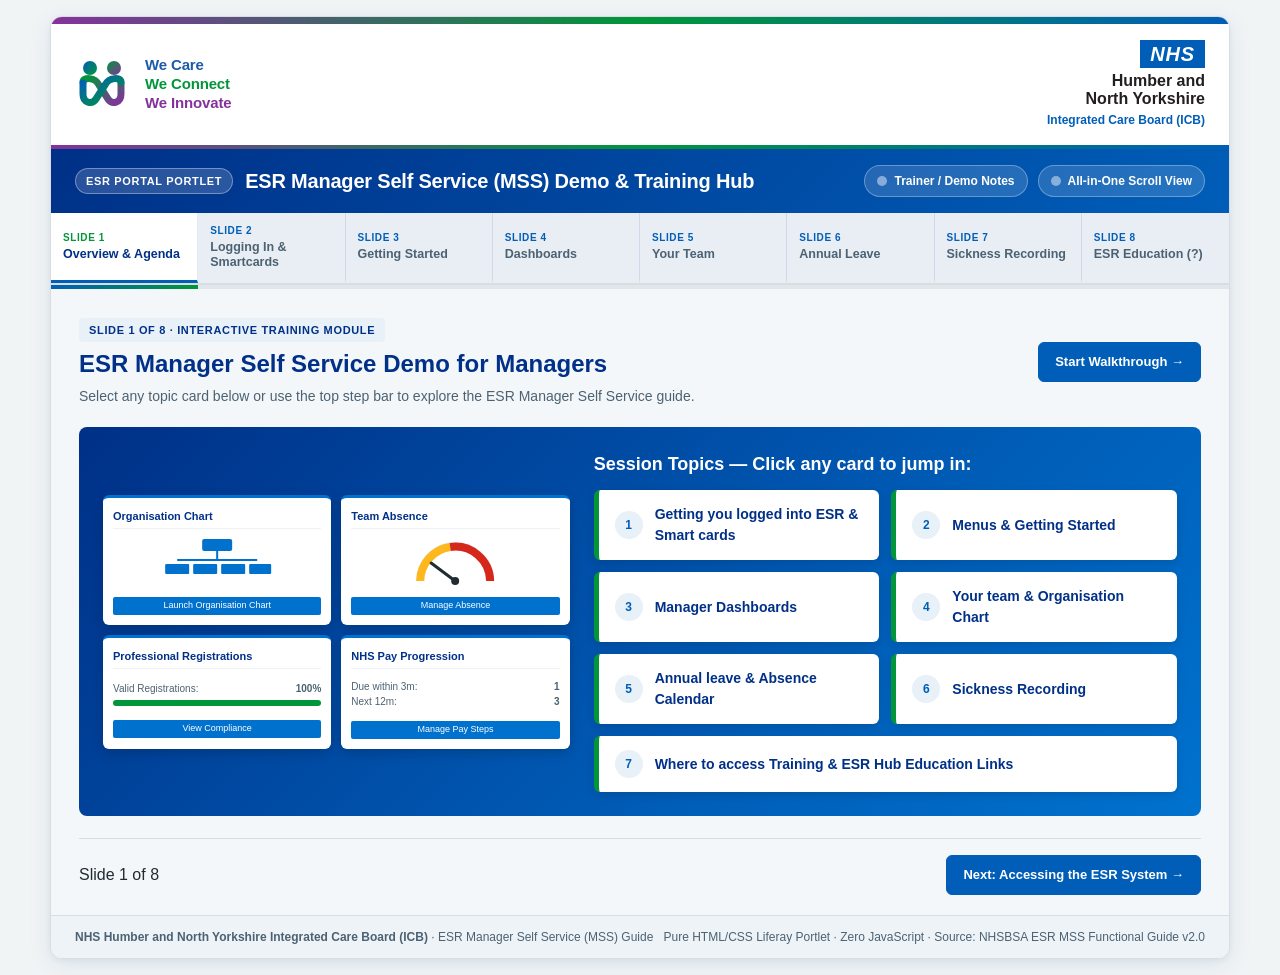
<file: archive/esr-mss-liferay-portlet.html>
<!--
  ==============================================================================
  NHS HUMBER AND NORTH YORKSHIRE ICB — ESR MANAGER SELF SERVICE (MSS) PORTLET
  Platform: Liferay DXP / 7.4+ Web Content Display Portlet (NHS ESR Portal)
  Constraint: 100% Pure HTML5 & CSS3 — ZERO JavaScript (100% script-tag & inline-event free)
  ==============================================================================
  HOW TO DEPLOY IN LIFERAY (ESR PORTAL):
  1. Add a "Web Content Display" portlet to your ESR Portal page/dashboard.
  2. Create a new Basic Web Content item, switch the editor to "Source" (</> code view).
  3. Paste the contents between the [PORTLET START] and [PORTLET END] markers
     (or paste this entire file — all styles are strictly scoped to #nyhicb-esr-portlet).
  4. Publish! All tabs, step buttons, category filters, lightboxes, and presenter notes
     work natively via pure CSS state machines (:checked & <details>).
-->
<!DOCTYPE html>
<html lang="en-GB">
<head>
  <meta charset="UTF-8" />
  <meta name="viewport" content="width=device-width, initial-scale=1.0" />
  <title>ESR Manager Self Service (MSS) — Humber and North Yorkshire ICB</title>
</head>
<body style="margin: 0; padding: 16px; background: #f0f4f5; font-family: Arial, 'Frutiger', sans-serif;">

<!-- PORTLET START -->
<div id="nyhicb-esr-portlet" role="region" aria-label="ESR Manager Self Service Training Portlet">
  <style>
    /* ==========================================================================
       SCOPED RESET & NHS / NYHICB DESIGN TOKENS (Liferay Safe)
       ========================================================================== */
    #nyhicb-esr-portlet,
    #nyhicb-esr-portlet *,
    #nyhicb-esr-portlet *::before,
    #nyhicb-esr-portlet *::after {
      box-sizing: border-box;
    }

    #nyhicb-esr-portlet {
      --nhs-dark-blue: #003087;
      --nhs-blue: #005eb8;
      --nhs-bright-blue: #0072ce;
      --nhs-light-blue: #41b6e6;
      --nhs-pale-blue: #e8f1f8;
      --icb-green: #009639;
      --icb-light-green: #6cc24a;
      --icb-purple: #84329b;
      --icb-magenta: #a01c68;
      --nhs-warm-yellow: #ffb81c;
      --nhs-red: #d5281b;
      --nhs-ink: #212b32;
      --nhs-muted: #4c6272;
      --nhs-border: #d8dde0;
      --nhs-bg: #f4f7f9;
      --nhs-white: #ffffff;
      --radius-lg: 12px;
      --radius-md: 8px;
      --radius-sm: 6px;
      --shadow-card: 0 6px 24px rgba(0, 48, 135, 0.08), 0 2px 6px rgba(0, 48, 135, 0.05);
      --shadow-hover: 0 10px 28px rgba(0, 94, 184, 0.16);

      font-family: "Frutiger W01", Arial, Helvetica, sans-serif;
      color: var(--nhs-ink);
      background: var(--nhs-white);
      border-radius: var(--radius-lg);
      box-shadow: var(--shadow-card);
      border: 1px solid var(--nhs-border);
      max-width: 1180px;
      margin: 0 auto;
      overflow: hidden;
      line-height: 1.5;
      position: relative;
    }

    /* Hide state-machine radio & checkbox inputs accessibly */
    #nyhicb-esr-portlet .nyh-state-input {
      position: absolute;
      opacity: 0;
      pointer-events: none;
      width: 0;
      height: 0;
    }

    /* ==========================================================================
       ICB & NHS BRANDED HEADER BANNER
       ========================================================================== */
    #nyhicb-esr-portlet .nyh-top-gradient-bar {
      height: 7px;
      background: linear-gradient(90deg, var(--icb-purple) 0%, var(--icb-green) 50%, var(--nhs-blue) 100%);
    }

    #nyhicb-esr-portlet .nyh-header {
      display: flex;
      flex-wrap: wrap;
      align-items: center;
      justify-content: space-between;
      gap: 16px;
      padding: 16px 24px;
      background: var(--nhs-white);
      border-bottom: 4px solid;
      border-image: linear-gradient(90deg, var(--icb-purple) 0%, var(--icb-green) 50%, var(--nhs-blue) 100%) 1;
    }

    #nyhicb-esr-portlet .nyh-brand-left {
      display: flex;
      align-items: center;
      gap: 16px;
    }

    #nyhicb-esr-portlet .nyh-values-motto {
      display: flex;
      flex-direction: column;
      font-weight: 700;
      font-size: 15px;
      line-height: 1.25;
      letter-spacing: -0.01em;
    }

    #nyhicb-esr-portlet .nyh-values-motto .v-care { color: #1d5aa7; }
    #nyhicb-esr-portlet .nyh-values-motto .v-connect { color: var(--icb-green); }
    #nyhicb-esr-portlet .nyh-values-motto .v-innovate { color: var(--icb-purple); }

    #nyhicb-esr-portlet .nyh-brand-right {
      display: flex;
      align-items: center;
      gap: 20px;
      margin-left: auto;
    }

    #nyhicb-esr-portlet .nyh-icb-identity {
      text-align: right;
    }

    #nyhicb-esr-portlet .nyh-nhs-lozenge {
      display: inline-block;
      background: var(--nhs-blue);
      color: var(--nhs-white);
      font-weight: 900;
      font-style: italic;
      font-size: 20px;
      line-height: 1;
      padding: 4px 10px;
      letter-spacing: 0.04em;
      margin-bottom: 4px;
    }

    #nyhicb-esr-portlet .nyh-icb-name {
      font-size: 16px;
      font-weight: 800;
      color: #231f20;
      line-height: 1.15;
    }

    #nyhicb-esr-portlet .nyh-icb-sub {
      font-size: 12px;
      font-weight: 700;
      color: var(--nhs-blue);
      margin-top: 2px;
    }

    /* ==========================================================================
       HERO BAR & VIEW CONTROLS (Presenter Notes Toggle + All-Slides Toggle)
       ========================================================================== */
    #nyhicb-esr-portlet .nyh-hero-bar {
      background: linear-gradient(135deg, var(--nhs-dark-blue) 0%, var(--nhs-blue) 100%);
      color: var(--nhs-white);
      padding: 16px 24px;
      display: flex;
      flex-wrap: wrap;
      align-items: center;
      justify-content: space-between;
      gap: 12px;
    }

    #nyhicb-esr-portlet .nyh-hero-title-group {
      display: flex;
      align-items: center;
      gap: 12px;
    }

    #nyhicb-esr-portlet .nyh-esr-badge {
      background: rgba(255, 255, 255, 0.16);
      border: 1px solid rgba(255, 255, 255, 0.35);
      color: #fff;
      font-weight: 700;
      font-size: 11px;
      text-transform: uppercase;
      letter-spacing: 0.06em;
      padding: 4px 10px;
      border-radius: 999px;
    }

    #nyhicb-esr-portlet .nyh-hero-title {
      margin: 0;
      font-size: 20px;
      font-weight: 800;
      letter-spacing: -0.01em;
    }

    #nyhicb-esr-portlet .nyh-toolbar-controls {
      display: flex;
      flex-wrap: wrap;
      align-items: center;
      gap: 10px;
    }

    #nyhicb-esr-portlet .nyh-toggle-pill {
      display: inline-flex;
      align-items: center;
      gap: 7px;
      background: rgba(255, 255, 255, 0.14);
      border: 1px solid rgba(255, 255, 255, 0.3);
      color: var(--nhs-white);
      font-size: 12px;
      font-weight: 700;
      padding: 6px 12px;
      border-radius: 999px;
      cursor: pointer;
      user-select: none;
      transition: background 0.2s ease, transform 0.15s ease, border-color 0.2s ease;
    }

    #nyhicb-esr-portlet .nyh-toggle-pill:hover {
      background: rgba(255, 255, 255, 0.25);
    }

    #nyhicb-esr-portlet .nyh-toggle-dot {
      width: 10px;
      height: 10px;
      border-radius: 50%;
      background: rgba(255, 255, 255, 0.45);
      transition: background 0.2s ease, box-shadow 0.2s ease;
    }

    /* Active visual state when Trainer Notes or Print/Scroll Mode is checked */
    #nyh-toggle-notes:checked ~ .nyh-hero-bar label[for="nyh-toggle-notes"],
    #nyh-toggle-allslides:checked ~ .nyh-hero-bar label[for="nyh-toggle-allslides"] {
      background: var(--nhs-warm-yellow);
      color: var(--nhs-ink);
      border-color: var(--nhs-warm-yellow);
    }

    #nyh-toggle-notes:checked ~ .nyh-hero-bar label[for="nyh-toggle-notes"] .nyh-toggle-dot,
    #nyh-toggle-allslides:checked ~ .nyh-hero-bar label[for="nyh-toggle-allslides"] .nyh-toggle-dot {
      background: var(--nhs-dark-blue);
      box-shadow: 0 0 0 2px rgba(0, 48, 135, 0.25);
    }

    /* ==========================================================================
       PURE CSS INTERACTIVE STEP / TAB BAR (8 Slides)
       ========================================================================== */
    #nyhicb-esr-portlet .nyh-tab-nav {
      display: grid;
      grid-template-columns: repeat(8, minmax(110px, 1fr));
      background: #e8eef4;
      border-bottom: 2px solid var(--nhs-border);
      overflow-x: auto;
    }

    #nyhicb-esr-portlet .nyh-tab-label {
      display: flex;
      flex-direction: column;
      align-items: flex-start;
      justify-content: center;
      padding: 10px 12px;
      cursor: pointer;
      border-right: 1px solid rgba(0, 48, 135, 0.1);
      border-bottom: 3px solid transparent;
      color: var(--nhs-muted);
      transition: background 0.2s ease, color 0.2s ease, border-color 0.2s ease;
      user-select: none;
    }

    #nyhicb-esr-portlet .nyh-tab-label:last-child {
      border-right: none;
    }

    #nyhicb-esr-portlet .nyh-tab-label:hover {
      background: rgba(0, 94, 184, 0.07);
      color: var(--nhs-dark-blue);
    }

    #nyhicb-esr-portlet .nyh-tab-step {
      font-size: 10px;
      font-weight: 800;
      text-transform: uppercase;
      letter-spacing: 0.06em;
      color: var(--nhs-blue);
      margin-bottom: 2px;
    }

    #nyhicb-esr-portlet .nyh-tab-name {
      font-size: 12.5px;
      font-weight: 700;
      line-height: 1.2;
    }

    /* Highlight active tab via :checked sibling selectors */
    #nyh-s1:checked ~ .nyh-tab-nav label[for="nyh-s1"],
    #nyh-s2:checked ~ .nyh-tab-nav label[for="nyh-s2"],
    #nyh-s3:checked ~ .nyh-tab-nav label[for="nyh-s3"],
    #nyh-s4:checked ~ .nyh-tab-nav label[for="nyh-s4"],
    #nyh-s5:checked ~ .nyh-tab-nav label[for="nyh-s5"],
    #nyh-s6:checked ~ .nyh-tab-nav label[for="nyh-s6"],
    #nyh-s7:checked ~ .nyh-tab-nav label[for="nyh-s7"],
    #nyh-s8:checked ~ .nyh-tab-nav label[for="nyh-s8"] {
      background: var(--nhs-white);
      color: var(--nhs-dark-blue);
      border-bottom-color: var(--nhs-blue);
    }

    #nyh-s1:checked ~ .nyh-tab-nav label[for="nyh-s1"] .nyh-tab-step,
    #nyh-s2:checked ~ .nyh-tab-nav label[for="nyh-s2"] .nyh-tab-step,
    #nyh-s3:checked ~ .nyh-tab-nav label[for="nyh-s3"] .nyh-tab-step,
    #nyh-s4:checked ~ .nyh-tab-nav label[for="nyh-s4"] .nyh-tab-step,
    #nyh-s5:checked ~ .nyh-tab-nav label[for="nyh-s5"] .nyh-tab-step,
    #nyh-s6:checked ~ .nyh-tab-nav label[for="nyh-s6"] .nyh-tab-step,
    #nyh-s7:checked ~ .nyh-tab-nav label[for="nyh-s7"] .nyh-tab-step,
    #nyh-s8:checked ~ .nyh-tab-nav label[for="nyh-s8"] .nyh-tab-step {
      color: var(--icb-green);
    }

    /* Progress bar indicator */
    #nyhicb-esr-portlet .nyh-progress-track {
      height: 4px;
      background: #dfe7ed;
      width: 100%;
    }

    #nyhicb-esr-portlet .nyh-progress-fill {
      height: 100%;
      background: linear-gradient(90deg, var(--nhs-blue), var(--icb-green));
      width: 12.5%;
      transition: width 0.35s cubic-bezier(0.22, 1, 0.36, 1);
    }

    #nyh-s1:checked ~ .nyh-progress-track .nyh-progress-fill { width: 12.5%; }
    #nyh-s2:checked ~ .nyh-progress-track .nyh-progress-fill { width: 25.0%; }
    #nyh-s3:checked ~ .nyh-progress-track .nyh-progress-fill { width: 37.5%; }
    #nyh-s4:checked ~ .nyh-progress-track .nyh-progress-fill { width: 50.0%; }
    #nyh-s5:checked ~ .nyh-progress-track .nyh-progress-fill { width: 62.5%; }
    #nyh-s6:checked ~ .nyh-progress-track .nyh-progress-fill { width: 75.0%; }
    #nyh-s7:checked ~ .nyh-progress-track .nyh-progress-fill { width: 87.5%; }
    #nyh-s8:checked ~ .nyh-progress-track .nyh-progress-fill { width: 100%; }

    /* ==========================================================================
       SLIDE PANELS & ANIMATIONS
       ========================================================================== */
    #nyhicb-esr-portlet .nyh-slides-stage {
      padding: 28px 28px 20px;
      background: var(--nhs-bg);
    }

    #nyhicb-esr-portlet .nyh-slide {
      display: none;
      animation: nyhSlideFadeIn 0.28s ease-out;
    }

    @keyframes nyhSlideFadeIn {
      from { opacity: 0; transform: translateY(6px); }
      to   { opacity: 1; transform: translateY(0); }
    }

    #nyh-s1:checked ~ .nyh-slides-stage .nyh-slide-1,
    #nyh-s2:checked ~ .nyh-slides-stage .nyh-slide-2,
    #nyh-s3:checked ~ .nyh-slides-stage .nyh-slide-3,
    #nyh-s4:checked ~ .nyh-slides-stage .nyh-slide-4,
    #nyh-s5:checked ~ .nyh-slides-stage .nyh-slide-5,
    #nyh-s6:checked ~ .nyh-slides-stage .nyh-slide-6,
    #nyh-s7:checked ~ .nyh-slides-stage .nyh-slide-7,
    #nyh-s8:checked ~ .nyh-slides-stage .nyh-slide-8 {
      display: block;
    }

    /* When "Show All Slides" is checked, display all slides stacked vertically */
    #nyh-toggle-allslides:checked ~ .nyh-tab-nav,
    #nyh-toggle-allslides:checked ~ .nyh-progress-track {
      display: none;
    }

    #nyh-toggle-allslides:checked ~ .nyh-slides-stage .nyh-slide {
      display: block !important;
      margin-bottom: 28px;
      padding-bottom: 28px;
      border-bottom: 2px dashed var(--nhs-border);
    }

    #nyh-toggle-allslides:checked ~ .nyh-slides-stage .nyh-slide:last-child {
      margin-bottom: 0;
      padding-bottom: 0;
      border-bottom: none;
    }

    #nyh-toggle-allslides:checked ~ .nyh-slides-stage .nyh-slide-footer-nav {
      display: none;
    }

    /* ==========================================================================
       SLIDE COMMON TYPOGRAPHY, CARDS & CALLOUTS
       ========================================================================== */
    #nyhicb-esr-portlet .nyh-slide-header {
      display: flex;
      flex-wrap: wrap;
      align-items: center;
      justify-content: space-between;
      gap: 12px;
      margin-bottom: 20px;
    }

    #nyhicb-esr-portlet .nyh-slide-kicker {
      display: inline-block;
      background: var(--nhs-pale-blue);
      color: var(--nhs-dark-blue);
      font-size: 11px;
      font-weight: 800;
      text-transform: uppercase;
      letter-spacing: 0.06em;
      padding: 4px 10px;
      border-radius: 4px;
      margin-bottom: 4px;
    }

    #nyhicb-esr-portlet .nyh-slide-title {
      margin: 0;
      font-size: 24px;
      font-weight: 800;
      color: var(--nhs-dark-blue);
    }

    #nyhicb-esr-portlet .nyh-slide-subtitle {
      margin: 4px 0 0;
      font-size: 14px;
      color: var(--nhs-muted);
    }

    #nyhicb-esr-portlet .nyh-card {
      background: var(--nhs-white);
      border-radius: var(--radius-md);
      border: 1px solid var(--nhs-border);
      padding: 20px;
      box-shadow: 0 2px 8px rgba(0, 48, 135, 0.04);
    }

    #nyhicb-esr-portlet .nyh-grid-2 {
      display: grid;
      grid-template-columns: repeat(auto-fit, minmax(320px, 1fr));
      gap: 20px;
    }

    /* External ESR Hub Action Button */
    #nyhicb-esr-portlet .nyh-esr-btn {
      display: inline-flex;
      align-items: center;
      gap: 8px;
      background: var(--nhs-blue);
      color: var(--nhs-white) !important;
      text-decoration: none !important;
      font-weight: 700;
      font-size: 13.5px;
      padding: 10px 16px;
      border-radius: var(--radius-sm);
      border: 2px solid var(--nhs-blue);
      transition: background 0.18s ease, transform 0.15s ease, box-shadow 0.18s ease;
    }

    #nyhicb-esr-portlet .nyh-esr-btn:hover {
      background: var(--nhs-dark-blue);
      border-color: var(--nhs-dark-blue);
      transform: translateY(-1px);
      box-shadow: var(--shadow-hover);
    }

    #nyhicb-esr-portlet .nyh-esr-btn-secondary {
      background: var(--nhs-white);
      color: var(--nhs-blue) !important;
    }

    #nyhicb-esr-portlet .nyh-esr-btn-secondary:hover {
      background: var(--nhs-pale-blue);
      color: var(--nhs-dark-blue) !important;
    }

    /* Presenter / Trainer Notes Drawer (controlled by #nyh-toggle-notes or manual <details>) */
    #nyhicb-esr-portlet .nyh-presenter-notes {
      margin-top: 18px;
      background: #fffdf2;
      border: 1px solid #f0d878;
      border-left: 5px solid var(--nhs-warm-yellow);
      border-radius: var(--radius-sm);
      padding: 12px 16px;
      display: none;
    }

    #nyh-toggle-notes:checked ~ .nyh-slides-stage .nyh-presenter-notes {
      display: block;
    }

    #nyhicb-esr-portlet .nyh-presenter-notes-title {
      font-size: 12px;
      font-weight: 800;
      text-transform: uppercase;
      letter-spacing: 0.05em;
      color: #785500;
      margin: 0 0 6px;
      display: flex;
      align-items: center;
      gap: 6px;
    }

    #nyhicb-esr-portlet .nyh-presenter-notes p {
      margin: 0;
      font-size: 13px;
      color: #423308;
    }

    /* Next / Previous Slide Footer Navigation */
    #nyhicb-esr-portlet .nyh-slide-footer-nav {
      display: flex;
      align-items: center;
      justify-content: space-between;
      margin-top: 22px;
      padding-top: 16px;
      border-top: 1px solid var(--nhs-border);
    }

    #nyhicb-esr-portlet .nyh-nav-btn {
      display: inline-flex;
      align-items: center;
      gap: 8px;
      padding: 9px 16px;
      border-radius: var(--radius-sm);
      font-size: 13px;
      font-weight: 700;
      cursor: pointer;
      user-select: none;
      background: var(--nhs-white);
      color: var(--nhs-dark-blue);
      border: 1px solid var(--nhs-border);
      transition: all 0.18s ease;
    }

    #nyhicb-esr-portlet .nyh-nav-btn:hover {
      border-color: var(--nhs-blue);
      background: var(--nhs-pale-blue);
    }

    #nyhicb-esr-portlet .nyh-nav-btn-primary {
      background: var(--nhs-blue);
      color: var(--nhs-white);
      border-color: var(--nhs-blue);
    }

    #nyhicb-esr-portlet .nyh-nav-btn-primary:hover {
      background: var(--nhs-dark-blue);
      color: var(--nhs-white);
    }

    /* ==========================================================================
       SLIDE 1: AGENDA & MINI DASHBOARD PREVIEW
       ========================================================================== */
    #nyhicb-esr-portlet .nyh-s1-banner {
      background: linear-gradient(135deg, #003087 0%, #005eb8 65%, #0072ce 100%);
      border-radius: var(--radius-md);
      padding: 24px;
      color: var(--nhs-white);
      display: grid;
      grid-template-columns: 1fr 1.25fr;
      gap: 24px;
      align-items: center;
    }

    @media (max-width: 820px) {
      #nyhicb-esr-portlet .nyh-s1-banner {
        grid-template-columns: 1fr;
      }
    }

    #nyhicb-esr-portlet .nyh-s1-preview-grid {
      display: grid;
      grid-template-columns: 1fr 1fr;
      gap: 10px;
    }

    #nyhicb-esr-portlet .nyh-mini-portlet-card {
      background: var(--nhs-white);
      color: var(--nhs-ink);
      border-radius: var(--radius-sm);
      padding: 10px;
      border-top: 3px solid var(--nhs-bright-blue);
      box-shadow: 0 4px 12px rgba(0, 0, 0, 0.18);
    }

    #nyhicb-esr-portlet .nyh-mini-portlet-card h4 {
      margin: 0 0 6px;
      font-size: 11px;
      color: var(--nhs-dark-blue);
      border-bottom: 1px solid #eef2f5;
      padding-bottom: 4px;
    }

    #nyhicb-esr-portlet .nyh-agenda-grid {
      display: grid;
      grid-template-columns: repeat(auto-fit, minmax(220px, 1fr));
      gap: 12px;
    }

    #nyhicb-esr-portlet .nyh-agenda-item {
      display: flex;
      align-items: center;
      gap: 12px;
      background: var(--nhs-white);
      color: var(--nhs-dark-blue);
      padding: 14px 16px;
      border-radius: var(--radius-sm);
      cursor: pointer;
      font-weight: 700;
      font-size: 14px;
      border-left: 5px solid var(--icb-green);
      box-shadow: 0 3px 10px rgba(0, 0, 0, 0.12);
      transition: transform 0.18s ease, box-shadow 0.18s ease, border-left-color 0.18s ease;
    }

    #nyhicb-esr-portlet .nyh-agenda-item:hover {
      transform: translateY(-2px);
      box-shadow: 0 6px 16px rgba(0, 0, 0, 0.22);
      border-left-color: var(--nhs-warm-yellow);
    }

    #nyhicb-esr-portlet .nyh-agenda-num {
      width: 28px;
      height: 28px;
      border-radius: 50%;
      background: var(--nhs-pale-blue);
      color: var(--nhs-blue);
      display: inline-flex;
      align-items: center;
      justify-content: center;
      font-size: 12px;
      font-weight: 800;
      flex-shrink: 0;
    }

    /* ==========================================================================
       SLIDE 2: ESR LOGIN MOCKUP & SMARTCARD CALLOUT
       ========================================================================== */
    #nyhicb-esr-portlet .nyh-esr-window {
      background: var(--nhs-white);
      border: 1px solid #b8c4ce;
      border-radius: var(--radius-md);
      overflow: hidden;
      box-shadow: 0 4px 14px rgba(0, 48, 135, 0.08);
    }

    #nyhicb-esr-portlet .nyh-esr-topbar {
      background: #0066b2;
      color: var(--nhs-white);
      padding: 10px 16px;
      display: flex;
      align-items: center;
      justify-content: space-between;
      font-size: 13px;
    }

    #nyhicb-esr-portlet .nyh-esr-login-box {
      background: #f5f6f7;
      border: 1px solid #e1e4e7;
      padding: 16px;
      border-radius: 4px;
      margin-bottom: 14px;
    }

    #nyhicb-esr-portlet .nyh-fake-input {
      background: var(--nhs-white);
      border: 1px solid #b0bac2;
      height: 30px;
      border-radius: 2px;
      width: 100%;
      max-width: 280px;
      padding: 4px 8px;
      font-size: 12px;
      color: #6c7a86;
      display: flex;
      align-items: center;
    }

    #nyhicb-esr-portlet .nyh-smartcard-highlight {
      background: #eef6ff;
      border: 2px solid var(--nhs-blue);
      padding: 16px;
      border-radius: 6px;
      position: relative;
    }

    #nyhicb-esr-portlet .nyh-smartcard-callout-arrow {
      display: inline-flex;
      align-items: center;
      gap: 8px;
      background: #0070c0;
      color: var(--nhs-white);
      font-weight: 800;
      font-size: 13px;
      padding: 8px 14px;
      border-radius: 999px;
      box-shadow: 0 4px 12px rgba(0, 112, 192, 0.35);
      margin-bottom: 10px;
    }

    #nyhicb-esr-portlet .nyh-care-id-btn {
      display: inline-flex;
      align-items: center;
      gap: 8px;
      background: #0062ae;
      color: var(--nhs-white);
      font-weight: 700;
      font-size: 12.5px;
      padding: 8px 16px;
      border-radius: 3px;
      border: 1px solid #004b87;
    }

    /* Pure CSS Accordion (<details>) */
    #nyhicb-esr-portlet details.nyh-accordion {
      background: var(--nhs-white);
      border: 1px solid var(--nhs-border);
      border-radius: var(--radius-sm);
      margin-bottom: 10px;
      overflow: hidden;
    }

    #nyhicb-esr-portlet details.nyh-accordion summary {
      padding: 12px 16px;
      font-weight: 700;
      font-size: 14px;
      color: var(--nhs-dark-blue);
      cursor: pointer;
      list-style: none;
      display: flex;
      align-items: center;
      justify-content: space-between;
      background: #f9fbfd;
    }

    #nyhicb-esr-portlet details.nyh-accordion summary::-webkit-details-marker {
      display: none;
    }

    #nyhicb-esr-portlet details.nyh-accordion summary::after {
      content: "+";
      font-size: 18px;
      font-weight: 800;
      color: var(--nhs-blue);
    }

    #nyhicb-esr-portlet details.nyh-accordion[open] summary {
      border-bottom: 1px solid var(--nhs-border);
      background: var(--nhs-pale-blue);
    }

    #nyhicb-esr-portlet details.nyh-accordion[open] summary::after {
      content: "−";
    }

    #nyhicb-esr-portlet details.nyh-accordion .nyh-accordion-body {
      padding: 14px 16px;
      font-size: 13.5px;
      color: var(--nhs-ink);
    }

    /* ==========================================================================
       SLIDE 3: GETTING STARTED — MENU CARDS & 4-STEP CHEVRON LEARNING JOURNEY
       ========================================================================== */
    #nyhicb-esr-portlet .nyh-menu-comparison {
      display: grid;
      grid-template-columns: repeat(auto-fit, minmax(280px, 1fr));
      gap: 16px;
      margin-bottom: 20px;
    }

    #nyhicb-esr-portlet .nyh-menu-column {
      border-radius: var(--radius-md);
      overflow: hidden;
      border: 1px solid var(--nhs-border);
      background: var(--nhs-white);
    }

    #nyhicb-esr-portlet .nyh-menu-col-head {
      background: #405467;
      color: var(--nhs-white);
      font-weight: 800;
      font-size: 15px;
      padding: 12px 16px;
      text-align: center;
    }

    #nyhicb-esr-portlet .nyh-menu-col-head.nyh-head-blue {
      background: var(--nhs-blue);
    }

    #nyhicb-esr-portlet .nyh-menu-subitem {
      display: grid;
      grid-template-columns: 140px 1fr;
      gap: 12px;
      padding: 12px 16px;
      border-bottom: 1px solid #edf1f4;
      align-items: center;
    }

    #nyhicb-esr-portlet .nyh-menu-subitem:last-child {
      border-bottom: none;
    }

    #nyhicb-esr-portlet .nyh-menu-pill {
      background: #5b7186;
      color: var(--nhs-white);
      font-weight: 700;
      font-size: 12.5px;
      padding: 8px 10px;
      border-radius: 4px;
      text-align: center;
    }

    #nyhicb-esr-portlet .nyh-menu-pill.nyh-pill-blue {
      background: #0072ce;
    }

    /* 4-Step Learning Journey Staircase */
    #nyhicb-esr-portlet .nyh-journey-steps {
      display: grid;
      grid-template-columns: repeat(auto-fit, minmax(195px, 1fr));
      gap: 12px;
      margin-top: 14px;
    }

    #nyhicb-esr-portlet .nyh-journey-card {
      background: var(--nhs-white);
      border: 1px solid var(--nhs-border);
      border-radius: var(--radius-sm);
      padding: 14px;
      display: flex;
      flex-direction: column;
      justify-content: space-between;
      position: relative;
      border-top: 5px solid var(--nhs-blue);
    }

    #nyhicb-esr-portlet .nyh-journey-card.j-start { border-top-color: #65b32e; }
    #nyhicb-esr-portlet .nyh-journey-card.j-step1 { border-top-color: #00629b; }
    #nyhicb-esr-portlet .nyh-journey-card.j-step2 { border-top-color: #9e1b60; }
    #nyhicb-esr-portlet .nyh-journey-card.j-step3 { border-top-color: #1b365d; }
    #nyhicb-esr-portlet .nyh-journey-card.j-step4 { border-top-color: #005eb8; }

    #nyhicb-esr-portlet .nyh-chevron-badge {
      display: inline-block;
      color: var(--nhs-white);
      font-weight: 800;
      font-size: 11px;
      text-transform: uppercase;
      padding: 4px 12px;
      border-radius: 3px;
      margin-bottom: 8px;
      align-self: flex-start;
    }

    /* ==========================================================================
       SLIDE 4: 5 MANAGER DASHBOARD PORTLET TILES
       ========================================================================== */
    #nyhicb-esr-portlet .nyh-icb-notice-banner {
      background: linear-gradient(90deg, #fff8e6 0%, #fffdf7 100%);
      border: 1px solid #f5c759;
      border-left: 6px solid var(--nhs-warm-yellow);
      border-radius: var(--radius-sm);
      padding: 12px 16px;
      margin-bottom: 18px;
      display: flex;
      align-items: center;
      justify-content: space-between;
      flex-wrap: wrap;
      gap: 10px;
    }

    #nyhicb-esr-portlet .nyh-dash-5grid {
      display: grid;
      grid-template-columns: repeat(auto-fit, minmax(195px, 1fr));
      gap: 14px;
    }

    #nyhicb-esr-portlet .nyh-dash-tile {
      background: var(--nhs-white);
      border: 1px solid var(--nhs-border);
      border-radius: var(--radius-md);
      padding: 14px;
      display: flex;
      flex-direction: column;
      justify-content: space-between;
      transition: transform 0.18s ease, box-shadow 0.18s ease;
    }

    #nyhicb-esr-portlet .nyh-dash-tile:hover {
      transform: translateY(-3px);
      box-shadow: var(--shadow-hover);
    }

    #nyhicb-esr-portlet .nyh-dash-pill-header {
      display: inline-flex;
      align-items: center;
      gap: 6px;
      background: var(--nhs-dark-blue);
      color: var(--nhs-white);
      font-weight: 700;
      font-size: 13px;
      padding: 6px 12px;
      border-radius: 8px;
      margin-bottom: 10px;
      align-self: flex-start;
    }

    #nyhicb-esr-portlet .nyh-tile-screen {
      border: 1px solid #cfd8df;
      border-radius: 4px;
      padding: 10px;
      background: #fafcfd;
      margin-bottom: 12px;
      text-align: center;
      min-height: 150px;
      display: flex;
      flex-direction: column;
      justify-content: space-between;
    }

    #nyhicb-esr-portlet .nyh-tile-cta {
      background: #0066b2;
      color: var(--nhs-white);
      font-size: 11px;
      font-weight: 700;
      padding: 5px 8px;
      border-radius: 2px;
      margin-top: 8px;
    }

    /* ==========================================================================
       SLIDE 5: ORGANISATION CHART HIERARCHY TREE
       ========================================================================== */
    #nyhicb-esr-portlet .nyh-org-canvas {
      background: linear-gradient(180deg, #dce9f7 0%, #eef5fc 100%);
      border: 1px solid #b5cce4;
      border-radius: var(--radius-md);
      padding: 20px;
      text-align: center;
    }

    #nyhicb-esr-portlet .nyh-org-node {
      background: linear-gradient(180deg, #e7eff6 0%, #ffffff 60%);
      border: 1px solid #9cb4ca;
      border-radius: 6px;
      padding: 10px 12px;
      display: inline-flex;
      align-items: center;
      gap: 10px;
      text-align: left;
      box-shadow: 0 2px 6px rgba(0, 48, 135, 0.1);
    }

    #nyhicb-esr-portlet .nyh-org-avatar {
      width: 36px;
      height: 36px;
      border-radius: 50%;
      background: var(--icb-green);
      color: var(--nhs-white);
      display: flex;
      align-items: center;
      justify-content: center;
      font-weight: 800;
      font-size: 13px;
      flex-shrink: 0;
    }

    #nyhicb-esr-portlet .nyh-org-children {
      display: grid;
      grid-template-columns: repeat(auto-fit, minmax(150px, 1fr));
      gap: 10px;
      margin-top: 16px;
      padding-top: 14px;
      border-top: 2px solid #7ea6cc;
    }

    /* ==========================================================================
       SLIDE 6: ABSENCE CALENDAR HIERARCHY VIEW & COLOUR KEY
       ========================================================================== */
    #nyhicb-esr-portlet .nyh-cal-table-wrap {
      overflow-x: auto;
      border: 1px solid #b8c6d4;
      border-radius: 4px;
      background: var(--nhs-white);
    }

    #nyhicb-esr-portlet table.nyh-cal-table {
      width: 100%;
      border-collapse: collapse;
      font-size: 11.5px;
      min-width: 680px;
    }

    #nyhicb-esr-portlet table.nyh-cal-table th {
      background: #4f81bd;
      color: var(--nhs-white);
      padding: 5px 4px;
      border: 1px solid #d0d9e2;
      font-weight: 700;
      text-align: center;
    }

    #nyhicb-esr-portlet table.nyh-cal-table td {
      padding: 5px 4px;
      border: 1px solid #dde3ea;
      text-align: center;
      height: 24px;
    }

    #nyhicb-esr-portlet table.nyh-cal-table td.emp-col {
      text-align: left;
      padding-left: 8px;
      font-weight: 700;
      background: #f3f6f9;
      white-space: nowrap;
    }

    #nyhicb-esr-portlet table.nyh-cal-table td.wknd { background: #f2f4ea; }
    #nyhicb-esr-portlet .abs-annual { background: #0072ce !important; color: #fff; }
    #nyhicb-esr-portlet .abs-sick { background: #c00000 !important; color: #fff; }
    #nyhicb-esr-portlet .abs-train { background: #008000 !important; color: #fff; }
    #nyhicb-esr-portlet .abs-mat { background: #d96b9e !important; }
    #nyhicb-esr-portlet .abs-special { background: #e07a3c !important; }
    #nyhicb-esr-portlet .abs-other { background: #8c735b !important; }
    #nyhicb-esr-portlet .abs-mixed { background: #7a74b8 !important; }
    #nyhicb-esr-portlet .abs-bank { background: #bfbfbf !important; }
    #nyhicb-esr-portlet .abs-pending {
      background: #008000 !important;
      outline: 2px dashed #ffffff;
      outline-offset: -3px;
    }

    #nyhicb-esr-portlet .nyh-key-grid {
      display: grid;
      grid-template-columns: repeat(auto-fit, minmax(200px, 1fr));
      gap: 8px;
      margin-top: 14px;
    }

    #nyhicb-esr-portlet .nyh-key-item {
      display: flex;
      align-items: center;
      gap: 8px;
      font-size: 12.5px;
    }

    #nyhicb-esr-portlet .nyh-key-swatch {
      width: 18px;
      height: 18px;
      border-radius: 3px;
      flex-shrink: 0;
    }

    /* ==========================================================================
       SLIDE 7: SICKNESS ABSENCE FORM WALKTHROUGH
       ========================================================================== */
    #nyhicb-esr-portlet .nyh-form-row {
      display: grid;
      grid-template-columns: 190px 1fr;
      gap: 10px;
      align-items: center;
      padding: 6px 0;
      border-bottom: 1px dashed #e6ecef;
      font-size: 12.5px;
    }

    #nyhicb-esr-portlet .nyh-form-label {
      text-align: right;
      font-weight: 700;
      color: #364552;
    }

    #nyhicb-esr-portlet .nyh-req-star {
      color: var(--icb-green);
      font-weight: 900;
    }

    /* ==========================================================================
       SLIDE 8: PURE CSS FILTERABLE ESR EDUCATION & RESOURCE HUB
       ========================================================================== */
    #nyhicb-esr-portlet .nyh-filter-bar {
      display: flex;
      flex-wrap: wrap;
      gap: 8px;
      margin-bottom: 18px;
    }

    #nyhicb-esr-portlet .nyh-filter-pill {
      padding: 7px 14px;
      border-radius: 999px;
      background: var(--nhs-white);
      border: 1px solid var(--nhs-border);
      font-size: 12.5px;
      font-weight: 700;
      color: var(--nhs-muted);
      cursor: pointer;
      user-select: none;
      transition: all 0.16s ease;
    }

    #nyhicb-esr-portlet .nyh-filter-pill:hover {
      border-color: var(--nhs-blue);
      color: var(--nhs-dark-blue);
    }

    #nyh-f-all:checked ~ .nyh-slides-stage label[for="nyh-f-all"],
    #nyh-f-start:checked ~ .nyh-slides-stage label[for="nyh-f-start"],
    #nyh-f-absence:checked ~ .nyh-slides-stage label[for="nyh-f-absence"],
    #nyh-f-team:checked ~ .nyh-slides-stage label[for="nyh-f-team"],
    #nyh-f-alerts:checked ~ .nyh-slides-stage label[for="nyh-f-alerts"] {
      background: var(--nhs-blue);
      color: var(--nhs-white);
      border-color: var(--nhs-blue);
    }

    #nyhicb-esr-portlet .nyh-resource-grid {
      display: grid;
      grid-template-columns: repeat(auto-fit, minmax(290px, 1fr));
      gap: 14px;
    }

    #nyhicb-esr-portlet .nyh-resource-card {
      display: flex;
      flex-direction: column;
      justify-content: space-between;
      background: var(--nhs-white);
      border: 1px solid var(--nhs-border);
      border-left: 5px solid var(--nhs-blue);
      border-radius: var(--radius-sm);
      padding: 16px;
      text-decoration: none !important;
      color: var(--nhs-ink) !important;
      transition: transform 0.18s ease, box-shadow 0.18s ease, border-left-color 0.18s ease;
    }

    #nyhicb-esr-portlet .nyh-resource-card:hover {
      transform: translateY(-2px);
      box-shadow: var(--shadow-hover);
      border-left-color: var(--icb-green);
    }

    #nyhicb-esr-portlet .nyh-resource-cat {
      font-size: 10.5px;
      font-weight: 800;
      text-transform: uppercase;
      letter-spacing: 0.06em;
      color: var(--nhs-blue);
      margin-bottom: 4px;
    }

    #nyhicb-esr-portlet .nyh-resource-title {
      font-size: 14.5px;
      font-weight: 800;
      color: var(--nhs-dark-blue);
      margin: 0 0 6px;
    }

    #nyhicb-esr-portlet .nyh-resource-meta {
      font-size: 12px;
      color: var(--nhs-muted);
      display: flex;
      align-items: center;
      justify-content: space-between;
      margin-top: 10px;
      padding-top: 8px;
      border-top: 1px solid #eef2f5;
    }

    /* Pure CSS Category Filtering on Slide 8 */
    #nyh-f-start:checked ~ .nyh-slides-stage .nyh-resource-card:not(.cat-start),
    #nyh-f-absence:checked ~ .nyh-slides-stage .nyh-resource-card:not(.cat-absence),
    #nyh-f-team:checked ~ .nyh-slides-stage .nyh-resource-card:not(.cat-team),
    #nyh-f-alerts:checked ~ .nyh-slides-stage .nyh-resource-card:not(.cat-alerts) {
      display: none;
    }

    /* Footer bar */
    #nyhicb-esr-portlet .nyh-portlet-footer {
      background: #eef3f7;
      border-top: 1px solid var(--nhs-border);
      padding: 12px 24px;
      font-size: 12px;
      color: var(--nhs-muted);
      display: flex;
      flex-wrap: wrap;
      align-items: center;
      justify-content: space-between;
      gap: 10px;
    }
  </style>

  <!-- ========================================================================
       PURE CSS STATE MACHINE INPUTS (Slides 1-8, View Modes, Resource Filters)
       ======================================================================== -->
  <input type="radio" name="nyh-mss-slide" id="nyh-s1" class="nyh-state-input" checked />
  <input type="radio" name="nyh-mss-slide" id="nyh-s2" class="nyh-state-input" />
  <input type="radio" name="nyh-mss-slide" id="nyh-s3" class="nyh-state-input" />
  <input type="radio" name="nyh-mss-slide" id="nyh-s4" class="nyh-state-input" />
  <input type="radio" name="nyh-mss-slide" id="nyh-s5" class="nyh-state-input" />
  <input type="radio" name="nyh-mss-slide" id="nyh-s6" class="nyh-state-input" />
  <input type="radio" name="nyh-mss-slide" id="nyh-s7" class="nyh-state-input" />
  <input type="radio" name="nyh-mss-slide" id="nyh-s8" class="nyh-state-input" />

  <!-- Global toggles: Trainer Notes & All-in-One Scroll View -->
  <input type="checkbox" id="nyh-toggle-notes" class="nyh-state-input" />
  <input type="checkbox" id="nyh-toggle-allslides" class="nyh-state-input" />

  <!-- Slide 8 Resource Category Filter Radios -->
  <input type="radio" name="nyh-res-filter" id="nyh-f-all" class="nyh-state-input" checked />
  <input type="radio" name="nyh-res-filter" id="nyh-f-start" class="nyh-state-input" />
  <input type="radio" name="nyh-res-filter" id="nyh-f-absence" class="nyh-state-input" />
  <input type="radio" name="nyh-res-filter" id="nyh-f-team" class="nyh-state-input" />
  <input type="radio" name="nyh-res-filter" id="nyh-f-alerts" class="nyh-state-input" />

  <!-- ========================================================================
       ICB & NHS HEADER BANNER
       ======================================================================== -->
  <div class="nyh-top-gradient-bar"></div>
  <header class="nyh-header">
    <div class="nyh-brand-left">
      <!-- Vector recreation of the Humber & North Yorkshire ICB "We Care, We Connect, We Innovate" figure emblem -->
      <svg width="54" height="52" viewBox="0 0 54 52" aria-hidden="true" focusable="false">
        <defs>
          <linearGradient id="nyhGradLeft" x1="0%" y1="0%" x2="100%" y2="100%">
            <stop offset="0%" stop-color="#005eb8" />
            <stop offset="100%" stop-color="#009639" />
          </linearGradient>
          <linearGradient id="nyhGradRight" x1="0%" y1="0%" x2="100%" y2="100%">
            <stop offset="0%" stop-color="#009639" />
            <stop offset="100%" stop-color="#84329b" />
          </linearGradient>
        </defs>
        <circle cx="15" cy="10" r="7" fill="url(#nyhGradLeft)" />
        <circle cx="39" cy="10" r="7" fill="url(#nyhGradRight)" />
        <path d="M8 24 C8 19, 20 19, 24 27 L33 41 C37 47, 46 45, 46 36 L46 25" fill="none" stroke="url(#nyhGradRight)" stroke-width="7" stroke-linecap="round" />
        <path d="M46 24 C46 19, 34 19, 30 27 L21 41 C17 47, 8 45, 8 36 L8 25" fill="none" stroke="url(#nyhGradLeft)" stroke-width="7" stroke-linecap="round" />
      </svg>
      <div class="nyh-values-motto">
        <span class="v-care">We Care</span>
        <span class="v-connect">We Connect</span>
        <span class="v-innovate">We Innovate</span>
      </div>
    </div>

    <div class="nyh-brand-right">
      <div class="nyh-icb-identity">
        <span class="nyh-nhs-lozenge">NHS</span>
        <div class="nyh-icb-name">Humber and<br />North Yorkshire</div>
        <div class="nyh-icb-sub">Integrated Care Board (ICB)</div>
      </div>
    </div>
  </header>

  <!-- ========================================================================
       PORTLET HERO BAR & VIEW CONTROLS
       ======================================================================== -->
  <div class="nyh-hero-bar">
    <div class="nyh-hero-title-group">
      <span class="nyh-esr-badge">ESR Portal Portlet</span>
      <h1 class="nyh-hero-title">ESR Manager Self Service (MSS) Demo &amp; Training Hub</h1>
    </div>
    <div class="nyh-toolbar-controls">
      <label for="nyh-toggle-notes" class="nyh-toggle-pill" title="Show or hide presenter prompts &amp; NHSBSA guidance notes">
        <span class="nyh-toggle-dot"></span>
        <span>Trainer / Demo Notes</span>
      </label>
      <label for="nyh-toggle-allslides" class="nyh-toggle-pill" title="Switch between interactive slide tabs and a single scrollable reference page">
        <span class="nyh-toggle-dot"></span>
        <span>All-in-One Scroll View</span>
      </label>
    </div>
  </div>

  <!-- ========================================================================
       INTERACTIVE 8-SLIDE STEP NAVIGATION BAR
       ======================================================================== -->
  <nav class="nyh-tab-nav" aria-label="Training Slide Navigation">
    <label for="nyh-s1" class="nyh-tab-label">
      <span class="nyh-tab-step">Slide 1</span>
      <span class="nyh-tab-name">Overview &amp; Agenda</span>
    </label>
    <label for="nyh-s2" class="nyh-tab-label">
      <span class="nyh-tab-step">Slide 2</span>
      <span class="nyh-tab-name">Logging In &amp; Smartcards</span>
    </label>
    <label for="nyh-s3" class="nyh-tab-label">
      <span class="nyh-tab-step">Slide 3</span>
      <span class="nyh-tab-name">Getting Started</span>
    </label>
    <label for="nyh-s4" class="nyh-tab-label">
      <span class="nyh-tab-step">Slide 4</span>
      <span class="nyh-tab-name">Dashboards</span>
    </label>
    <label for="nyh-s5" class="nyh-tab-label">
      <span class="nyh-tab-step">Slide 5</span>
      <span class="nyh-tab-name">Your Team</span>
    </label>
    <label for="nyh-s6" class="nyh-tab-label">
      <span class="nyh-tab-step">Slide 6</span>
      <span class="nyh-tab-name">Annual Leave</span>
    </label>
    <label for="nyh-s7" class="nyh-tab-label">
      <span class="nyh-tab-step">Slide 7</span>
      <span class="nyh-tab-name">Sickness Recording</span>
    </label>
    <label for="nyh-s8" class="nyh-tab-label">
      <span class="nyh-tab-step">Slide 8</span>
      <span class="nyh-tab-name">ESR Education (?)</span>
    </label>
  </nav>

  <div class="nyh-progress-track" aria-hidden="true">
    <div class="nyh-progress-fill"></div>
  </div>

  <!-- ========================================================================
       MAIN SLIDES STAGE
       ======================================================================== -->
  <div class="nyh-slides-stage">

    <!-- ======================================================================
         SLIDE 1: OVERVIEW & AGENDA
         ====================================================================== -->
    <section class="nyh-slide nyh-slide-1" aria-label="Slide 1: ESR Manager Self Service Demo for Managers">
      <div class="nyh-slide-header">
        <div>
          <span class="nyh-slide-kicker">Slide 1 of 8 · Interactive Training Module</span>
          <h2 class="nyh-slide-title">ESR Manager Self Service Demo for Managers</h2>
          <p class="nyh-slide-subtitle">Select any topic card below or use the top step bar to explore the ESR Manager Self Service guide.</p>
        </div>
        <label for="nyh-s2" class="nyh-nav-btn nyh-nav-btn-primary">Start Walkthrough →</label>
      </div>

      <div class="nyh-s1-banner">
        <!-- Left visual preview of ESR Manager Portlets -->
        <div class="nyh-s1-preview-grid" aria-hidden="true">
          <div class="nyh-mini-portlet-card">
            <h4>Organisation Chart</h4>
            <svg viewBox="0 0 120 55" width="100%" height="55">
              <rect x="45" y="4" width="30" height="12" rx="2" fill="#0072ce" />
              <line x1="60" y1="16" x2="60" y2="25" stroke="#0072ce" stroke-width="2" />
              <line x1="20" y1="25" x2="100" y2="25" stroke="#0072ce" stroke-width="2" />
              <rect x="8" y="29" width="24" height="10" rx="1" fill="#0072ce" />
              <rect x="36" y="29" width="24" height="10" rx="1" fill="#0072ce" />
              <rect x="64" y="29" width="24" height="10" rx="1" fill="#0072ce" />
              <rect x="92" y="29" width="22" height="10" rx="1" fill="#0072ce" />
            </svg>
            <div style="background:#0072ce;color:#fff;font-size:9px;text-align:center;padding:2px;border-radius:2px;">Launch Organisation Chart</div>
          </div>

          <div class="nyh-mini-portlet-card">
            <h4>Team Absence</h4>
            <svg viewBox="0 0 120 55" width="100%" height="55">
              <path d="M 25 46 A 35 35 0 0 1 95 46" fill="none" stroke="#e0e6eb" stroke-width="8" />
              <path d="M 25 46 A 35 35 0 0 1 55 12" fill="none" stroke="#ffb81c" stroke-width="8" />
              <path d="M 55 12 A 35 35 0 0 1 95 46" fill="none" stroke="#d5281b" stroke-width="8" />
              <line x1="60" y1="46" x2="36" y2="28" stroke="#212b32" stroke-width="3" stroke-linecap="round" />
              <circle cx="60" cy="46" r="4" fill="#212b32" />
            </svg>
            <div style="background:#0072ce;color:#fff;font-size:9px;text-align:center;padding:2px;border-radius:2px;">Manage Absence</div>
          </div>

          <div class="nyh-mini-portlet-card">
            <h4>Professional Registrations</h4>
            <div style="font-size:10px;color:#4c6272;padding:6px 0;">
              <div style="display:flex;justify-content:space-between;margin-bottom:4px;"><span>Valid Registrations:</span><strong>100%</strong></div>
              <div style="height:6px;background:#e0e6eb;border-radius:3px;overflow:hidden;">
                <div style="width:100%;height:100%;background:#009639;"></div>
              </div>
            </div>
            <div style="background:#0072ce;color:#fff;font-size:9px;text-align:center;padding:2px;border-radius:2px;margin-top:8px;">View Compliance</div>
          </div>

          <div class="nyh-mini-portlet-card">
            <h4>NHS Pay Progression</h4>
            <div style="font-size:10px;color:#4c6272;padding:4px 0;">
              <div style="display:flex;justify-content:space-between;"><span>Due within 3m:</span><strong>1</strong></div>
              <div style="display:flex;justify-content:space-between;"><span>Next 12m:</span><strong>3</strong></div>
            </div>
            <div style="background:#0072ce;color:#fff;font-size:9px;text-align:center;padding:2px;border-radius:2px;margin-top:8px;">Manage Pay Steps</div>
          </div>
        </div>

        <!-- Right Interactive Agenda (mirrors Slide 1 topics) -->
        <div>
          <h3 style="margin: 0 0 12px; font-size: 18px; color: #ffffff;">Session Topics — Click any card to jump in:</h3>
          <div class="nyh-agenda-grid">
            <label for="nyh-s2" class="nyh-agenda-item">
              <span class="nyh-agenda-num">1</span>
              <span>Getting you logged into ESR &amp; Smart cards</span>
            </label>
            <label for="nyh-s3" class="nyh-agenda-item">
              <span class="nyh-agenda-num">2</span>
              <span>Menus &amp; Getting Started</span>
            </label>
            <label for="nyh-s4" class="nyh-agenda-item">
              <span class="nyh-agenda-num">3</span>
              <span>Manager Dashboards</span>
            </label>
            <label for="nyh-s5" class="nyh-agenda-item">
              <span class="nyh-agenda-num">4</span>
              <span>Your team &amp; Organisation Chart</span>
            </label>
            <label for="nyh-s6" class="nyh-agenda-item">
              <span class="nyh-agenda-num">5</span>
              <span>Annual leave &amp; Absence Calendar</span>
            </label>
            <label for="nyh-s7" class="nyh-agenda-item">
              <span class="nyh-agenda-num">6</span>
              <span>Sickness Recording</span>
            </label>
            <label for="nyh-s8" class="nyh-agenda-item" style="grid-column: 1 / -1;">
              <span class="nyh-agenda-num">7</span>
              <span>Where to access Training &amp; ESR Hub Education Links</span>
            </label>
          </div>
        </div>
      </div>

      <div class="nyh-presenter-notes">
        <div class="nyh-presenter-notes-title">Presenter / Trainer Guidance (Slide 1 Notes)</div>
        <p><strong>Scope &amp; Timing:</strong> Suggested running time: 8–10 minutes. Use a training account or anonymised record, with permission. Keep passwords, one-time codes and colleagues' personal information off the shared screen. Switch between these prompts and the live ESR system. The national guides describe functionality; confirm local access and recording arrangements before presenting.</p>
      </div>

      <div class="nyh-slide-footer-nav">
        <span>Slide 1 of 8</span>
        <label for="nyh-s2" class="nyh-nav-btn nyh-nav-btn-primary">Next: Accessing the ESR System →</label>
      </div>
    </section>

    <!-- ======================================================================
         SLIDE 2: ACCESSING THE ESR SYSTEM (LOGGING IN TO MSS & SMARTCARDS)
         ====================================================================== -->
    <section class="nyh-slide nyh-slide-2" aria-label="Slide 2: Accessing the ESR System">
      <div class="nyh-slide-header">
        <div>
          <span class="nyh-slide-kicker">Slide 2 of 8 · Authentication &amp; Access</span>
          <h2 class="nyh-slide-title">Accessing the ESR System — Logging in to MSS</h2>
          <p class="nyh-slide-subtitle">Log in via your NHS Care Identity Smartcard or configured internet credentials.</p>
        </div>
      </div>

      <div class="nyh-grid-2">
        <!-- Left: Visual replica of NHS ESR Login Screen with Smartcard Callout -->
        <div class="nyh-esr-window">
          <div class="nyh-esr-topbar">
            <div>
              <strong style="background:#fff;color:#005eb8;padding:1px 6px;font-style:italic;margin-right:6px;">NHS</strong>
              <strong>Electronic Staff Record</strong>
            </div>
            <span style="font-size:11px;opacity:0.9;">my.esr.nhs.uk</span>
          </div>
          <div style="padding: 18px;">
            <h3 style="margin: 0 0 12px; font-size: 16px; color: #212b32; border-bottom: 1px solid #d8dde0; padding-bottom: 8px;">
              NHS Electronic Staff Record
            </h3>

            <div class="nyh-esr-login-box">
              <div style="font-weight: 700; font-size: 13.5px; margin-bottom: 4px;">Log in with your credentials</div>
              <div style="font-size: 11px; color: #5c6b77; margin-bottom: 10px;">Fields with an asterisk (*) are required fields</div>
              <div style="display: grid; grid-template-columns: 90px 1fr; gap: 8px; align-items: center; margin-bottom: 6px; font-size: 12px;">
                <span>Username*</span>
                <div class="nyh-fake-input">e.g. 999JSMITH01</div>
              </div>
              <div style="display: grid; grid-template-columns: 90px 1fr; gap: 8px; align-items: center; margin-bottom: 8px; font-size: 12px;">
                <span>Password*</span>
                <div class="nyh-fake-input">••••••••••••</div>
              </div>
              <div style="font-size: 11px; color: #005eb8; text-decoration: underline; margin-bottom: 8px;">
                Forgotten / Request Username/Password / Unlock Account
              </div>
              <div style="text-align: right;">
                <span style="display:inline-block;background:#0066b2;color:#fff;font-size:11.5px;font-weight:700;padding:6px 12px;border-radius:2px;">
                  Log in via Username Password
                </span>
              </div>
            </div>

            <!-- Highlighted Smartcard Section matching Slide 2 Diagram Callout -->
            <div class="nyh-smartcard-highlight">
              <div class="nyh-smartcard-callout-arrow">
                <span>↓ Use this to log in with Smart card</span>
              </div>
              <div style="font-weight: 700; font-size: 14px; margin-bottom: 4px; color: var(--nhs-dark-blue);">
                Log in with your Care Identity
              </div>
              <div style="font-size: 12px; color: #3d4d59; margin-bottom: 12px;">
                Access ESR via your Care Identity by clicking the 'Log in with my Care Identity' button below
              </div>
              <div style="text-align: right;">
                <span class="nyh-care-id-btn">
                  <strong style="background:#fff;color:#005eb8;padding:1px 5px;font-style:italic;">NHS</strong>
                  <span>Log in with my Care Identity</span>
                </span>
              </div>
            </div>
          </div>
        </div>

        <!-- Right: Interactive Step-by-Step Access & Troubleshooting Accordions -->
        <div>
          <div class="nyh-card" style="margin-bottom: 14px; border-left: 5px solid var(--nhs-blue);">
            <h3 style="margin: 0 0 8px; font-size: 16px; color: var(--nhs-dark-blue);">Quick Login Checklist</h3>
            <ol style="margin: 0; padding-left: 20px; font-size: 13.5px; color: var(--nhs-ink);">
              <li style="margin-bottom: 6px;">Open ESR using the <strong>ICB-approved access route</strong>.</li>
              <li style="margin-bottom: 6px;">Insert the <strong>Smartcard</strong> associated with your ESR record and select <strong>Log in with my Care Identity</strong> (or sign in via configured internet access).</li>
              <li style="margin-bottom: 6px;">Once on the ESR Portal, open the left navigation menu and select <strong>My Role → Manager</strong>.</li>
            </ol>
          </div>

          <details class="nyh-accordion" open>
            <summary>Smartcard Locked? Self-Service Unlock Procedure</summary>
            <div class="nyh-accordion-body">
              <p style="margin: 0 0 10px;">If your Smartcard is locked, you can unlock it via the NHS Care Identity Service self-service portal:</p>
              <ol style="margin: 0 0 12px; padding-left: 20px;">
                <li>Insert your Smartcard and open the Care Identity Self-Service Unlock portal.</li>
                <li>Choose <strong>email or mobile delivery</strong> for your one-time security code.</li>
                <li>Follow the prompts to set and confirm a new PIN <em>(always complete this privately off shared screens)</em>.</li>
              </ol>
              <a href="https://manage-care-identities.care-identity-service2.nhs.uk/#/self-service/unlock-authenticator" target="_blank" rel="noopener noreferrer" class="nyh-esr-btn">
                Open Care Identity Self-Service Unlock Portal ↗
              </a>
            </div>
          </details>

          <details class="nyh-accordion">
            <summary>Accessing ESR Over the Internet &amp; 2FA Codes</summary>
            <div class="nyh-accordion-body">
              <p style="margin: 0 0 10px;">For upgraded internet access, use <strong>Manage Internet Access</strong> and enter the one-time verification code sent to your registered mobile number.</p>
              <a href="https://my.esr.nhs.uk/dashboard/web/usermanual/home/-/knowledge_base/esr-user-manual/accessing-esr-over-the-internet-1" target="_blank" rel="noopener noreferrer" class="nyh-esr-btn nyh-esr-btn-secondary">
                ESR User Manual: Accessing ESR Over the Internet ↗
              </a>
            </div>
          </details>

          <details class="nyh-accordion">
            <summary>'Manager' Missing Under My Role?</summary>
            <div class="nyh-accordion-body">
              <p style="margin: 0;">If the <strong>Manager</strong> option does not appear under <em>My Role</em>, contact local ICB ESR Support to verify your Manager Self Service role assignment and supervisor hierarchy link.</p>
            </div>
          </details>
        </div>
      </div>

      <div class="nyh-presenter-notes">
        <div class="nyh-presenter-notes-title">Presenter / Trainer Guidance (Slide 2 Notes)</div>
        <p><strong>Demo Prompt:</strong> Open ESR using the ICB-approved access route. From the portal select <em>My Role</em>, then <em>Manager</em>. Keep PINs and one-time security codes off the shared screen. Sources: NHSBSA ESR Manager Self Service Functional Guide v2.0 (pp. 3–7); Manager Internet Access Functional Wrap (pp. 2–3).</p>
      </div>

      <div class="nyh-slide-footer-nav">
        <label for="nyh-s1" class="nyh-nav-btn">← Previous: Overview</label>
        <label for="nyh-s3" class="nyh-nav-btn nyh-nav-btn-primary">Next: Getting Started &amp; Menus →</label>
      </div>
    </section>

    <!-- ======================================================================
         SLIDE 3: GETTING STARTED (MENUS & 4-STEP NEW STARTER JOURNEY)
         ====================================================================== -->
    <section class="nyh-slide nyh-slide-3" aria-label="Slide 3: Getting Started">
      <div class="nyh-slide-header">
        <div>
          <span class="nyh-slide-kicker">Slide 3 of 8 · Navigation &amp; Starter Pack</span>
          <h2 class="nyh-slide-title">Getting Started — Menus &amp; Learning Journey</h2>
          <p class="nyh-slide-subtitle">Understand the Left Navigation Menu vs. Manager Dashboard Portlets, and follow the 4-Step MSS New Starter Pack.</p>
        </div>
        <a href="https://my.esr.nhs.uk/dashboard/documents/d/esredu/new-starter-pack-manager-self-service-v2-0-09-2026" target="_blank" rel="noopener noreferrer" class="nyh-esr-btn">
          Open MSS New Starter Pack (PDF / Hub) ↗
        </a>
      </div>

      <!-- Top Comparison: Navigation Menu vs Manager Dashboard (matches Slide 3 top blocks) -->
      <div class="nyh-menu-comparison">
        <div class="nyh-menu-column">
          <div class="nyh-menu-col-head">Navigation menu</div>
          <div class="nyh-menu-subitem">
            <span class="nyh-menu-pill">My Role</span>
            <span style="font-size: 13.5px; font-weight: 600;">Switch to the Manager view.</span>
          </div>
          <div class="nyh-menu-subitem">
            <span class="nyh-menu-pill">Reporting</span>
            <span style="font-size: 13.5px; font-weight: 600;">Open Business Intelligence for detailed reports.</span>
          </div>
        </div>

        <div class="nyh-menu-column">
          <div class="nyh-menu-col-head nyh-head-blue">Manager Dashboard</div>
          <div class="nyh-menu-subitem">
            <span class="nyh-menu-pill nyh-pill-blue">Organisation Chart</span>
            <span style="font-size: 13.5px; font-weight: 600;">See who reports into you.</span>
          </div>
          <div class="nyh-menu-subitem">
            <span class="nyh-menu-pill nyh-pill-blue">Team Absence</span>
            <span style="font-size: 13.5px; font-weight: 600;">Review annual leave and record sickness.</span>
          </div>
        </div>
      </div>

      <!-- Bottom: Recreated ESR New Starter Pack 4-Step Learning Journey Diagram -->
      <div class="nyh-card">
        <div style="display:flex;flex-wrap:wrap;align-items:center;justify-content:space-between;gap:10px;margin-bottom:8px;">
          <div>
            <h3 style="margin:0;font-size:18px;color:var(--nhs-dark-blue);">ESR new starter pack: Manager Self Service (MSS)</h3>
            <p style="margin:2px 0 0;font-size:13px;color:var(--nhs-muted);">Commence your journey by following each step — actioning each item at every step.</p>
          </div>
          <a href="https://my.esr.nhs.uk/dashboard/documents/d/esredu/new-starter-pack-manager-self-service-v2-0-09-2026" target="_blank" rel="noopener noreferrer" style="font-size:13px;font-weight:700;color:var(--nhs-blue);">
            Manager Self Service — access guidance &amp; training package here ↗
          </a>
        </div>

        <div class="nyh-journey-steps">
          <div class="nyh-journey-card j-start">
            <div>
              <span class="nyh-chevron-badge" style="background:#65b32e;">START · Welcome</span>
              <p style="font-size:12.5px;margin:0 0 10px;">Welcome to your Manager / Supervisor Self Service learning journey. Proceed to Step 1.</p>
            </div>
            <div style="background:#65b32e;color:#fff;font-size:11.5px;font-weight:700;padding:6px 10px;border-radius:3px;text-align:center;">
              Welcome
            </div>
          </div>

          <div class="nyh-journey-card j-step1">
            <div>
              <span class="nyh-chevron-badge" style="background:#00629b;">STEP 1</span>
              <p style="font-size:12.5px;margin:0 0 10px;">Start your journey by accessing the <strong>Manager Dashboard</strong> online learning lesson.</p>
            </div>
            <div style="background:#00629b;color:#fff;font-size:11.5px;font-weight:700;padding:6px 10px;border-radius:3px;text-align:center;">
              Manager Dashboard
            </div>
          </div>

          <div class="nyh-journey-card j-step2">
            <div>
              <span class="nyh-chevron-badge" style="background:#9e1b60;">STEP 2</span>
              <p style="font-size:12.5px;margin:0 0 10px;">At this step you will explore the <strong>Manager Self Service User Manual</strong> guidance.</p>
            </div>
            <div style="background:#9e1b60;color:#fff;font-size:11.5px;font-weight:700;padding:6px 10px;border-radius:3px;text-align:center;">
              Manager Self Service Manual
            </div>
          </div>

          <div class="nyh-journey-card j-step3">
            <div>
              <span class="nyh-chevron-badge" style="background:#1b365d;">STEP 3</span>
              <p style="font-size:12.5px;margin:0 0 10px;">Complete your core learning by accessing the <strong>MSS Online Learning</strong> lesson.</p>
            </div>
            <div style="background:#1b365d;color:#fff;font-size:11.5px;font-weight:700;padding:6px 10px;border-radius:3px;text-align:center;">
              MSS Online Learning
            </div>
          </div>

          <div class="nyh-journey-card j-step4">
            <div>
              <span class="nyh-chevron-badge" style="background:#005eb8;">STEP 4 · Sessions</span>
              <p style="font-size:12.5px;margin:0 0 10px;">Take a look at the <strong>ESR Events Calendar</strong> to enrol on additional MSS sessions available.</p>
            </div>
            <div style="background:#005eb8;color:#fff;font-size:11.5px;font-weight:700;padding:6px 10px;border-radius:3px;text-align:center;">
              ESR Events Calendar
            </div>
          </div>
        </div>
      </div>

      <div class="nyh-presenter-notes">
        <div class="nyh-presenter-notes-title">Presenter / Trainer Guidance (Slide 3 Notes)</div>
        <p>Point out the left navigation menu and dashboard portlets. Explain that a <strong>portlet</strong> is simply a dashboard tile. Show <em>Organisation Chart</em> and <em>Team Absence</em> first. Selecting <em>Reporting → Business Intelligence</em> opens the report suite.</p>
      </div>

      <div class="nyh-slide-footer-nav">
        <label for="nyh-s2" class="nyh-nav-btn">← Previous: Logging In</label>
        <label for="nyh-s4" class="nyh-nav-btn nyh-nav-btn-primary">Next: Manager Dashboards →</label>
      </div>
    </section>

    <!-- ======================================================================
         SLIDE 4: DASHBOARDS (5 PORTLET TILES & APRIL 2027 APPRAISALS NOTE)
         ====================================================================== -->
    <section class="nyh-slide nyh-slide-4" aria-label="Slide 4: Dashboards">
      <div class="nyh-slide-header">
        <div>
          <span class="nyh-slide-kicker">Slide 4 of 8 · Manager Portal Tiles</span>
          <h2 class="nyh-slide-title">Dashboards — Your Manager Portlets</h2>
          <p class="nyh-slide-subtitle">Each dashboard tile (portlet) gives at-a-glance metrics and direct links to action records or launch BI reporting.</p>
        </div>
      </div>

      <!-- Prominent ICB Appraisals Rollout Notice from Slide 4 -->
      <div class="nyh-icb-notice-banner" role="note">
        <div>
          <strong style="color:#785500;font-size:14px;">ICB Local Rollout Note:</strong>
          <span style="font-size:14px;color:var(--nhs-ink);font-weight:700;margin-left:6px;">
            Appraisals will be rolled out from <u>April 2027</u> for our ICB.
          </span>
        </div>
        <span style="font-size:11.5px;background:#fff;padding:3px 10px;border-radius:999px;border:1px solid #e0c268;font-weight:700;color:#6e4e00;">
          Humber &amp; North Yorkshire ICB
        </span>
      </div>

      <!-- 5 Portlet Columns matching Slide 4 image -->
      <div class="nyh-dash-5grid">
        <!-- 1. Absence -->
        <div class="nyh-dash-tile">
          <div>
            <div class="nyh-dash-pill-header">⊕ Absence</div>
            <div class="nyh-tile-screen">
              <div style="font-size:11px;font-weight:700;text-align:left;color:#333;">Team Absence</div>
              <svg viewBox="0 0 120 65" width="100%" height="60">
                <path d="M 20 55 A 40 40 0 0 1 75 18" fill="none" stroke="#ffeb3b" stroke-width="9" />
                <path d="M 75 18 A 40 40 0 0 1 100 55" fill="none" stroke="#d5281b" stroke-width="9" />
                <line x1="60" y1="55" x2="32" y2="38" stroke="#212b32" stroke-width="3" />
                <circle cx="60" cy="55" r="4" fill="#212b32" />
              </svg>
              <div style="font-size:10px;background:#e4e8ec;padding:2px;border-radius:2px;font-weight:700;">2.26%</div>
              <div class="nyh-tile-cta">Manage Absence</div>
            </div>
            <h3 style="margin:0 0 6px;font-size:14.5px;color:var(--nhs-dark-blue);">View/add absence</h3>
            <p style="margin:0;font-size:12.5px;color:var(--nhs-ink);">
              Ability to view / edit and add team absence, with direct links to BI absence reporting.
            </p>
          </div>
          <label for="nyh-s6" class="nyh-nav-btn" style="margin-top:12px;justify-content:center;font-size:12px;">
            Explore Absence →
          </label>
        </div>

        <!-- 2. Appraisals -->
        <div class="nyh-dash-tile" style="border-color:#f0d878;background:#fffef9;">
          <div>
            <div class="nyh-dash-pill-header">⊕ Appraisals</div>
            <div class="nyh-tile-screen">
              <div style="font-size:11px;font-weight:700;text-align:left;color:#333;">Team Appraisals</div>
              <svg viewBox="0 0 120 65" width="100%" height="60">
                <path d="M 20 55 A 40 40 0 0 1 65 16" fill="none" stroke="#d5281b" stroke-width="9" />
                <path d="M 65 16 A 40 40 0 0 1 88 28" fill="none" stroke="#ffeb3b" stroke-width="9" />
                <path d="M 88 28 A 40 40 0 0 1 100 55" fill="none" stroke="#009639" stroke-width="9" />
                <line x1="60" y1="55" x2="72" y2="26" stroke="#212b32" stroke-width="3" />
                <circle cx="60" cy="55" r="4" fill="#212b32" />
              </svg>
              <div style="font-size:10px;background:#e4e8ec;padding:2px;border-radius:2px;font-weight:700;">61.31%</div>
              <div class="nyh-tile-cta">Manage Appraisals</div>
            </div>
            <h3 style="margin:0 0 6px;font-size:14.5px;color:var(--nhs-dark-blue);">View/add appraisals</h3>
            <p style="margin:0;font-size:12.5px;color:var(--nhs-ink);">
              Ability to view / edit and add team appraisals, with direct links to BI appraisal reporting.
            </p>
          </div>
          <div style="margin-top:12px;font-size:11px;font-weight:700;color:#785500;background:#fff3cd;padding:6px 8px;border-radius:4px;text-align:center;">
            ICB Rollout: April 2027
          </div>
        </div>

        <!-- 3. Compliance -->
        <div class="nyh-dash-tile">
          <div>
            <div class="nyh-dash-pill-header">⊕ Compliance</div>
            <div class="nyh-tile-screen">
              <div style="font-size:11px;font-weight:700;text-align:left;color:#333;">Team Compliance</div>
              <svg viewBox="0 0 120 65" width="100%" height="60">
                <path d="M 20 55 A 40 40 0 0 1 65 16" fill="none" stroke="#d5281b" stroke-width="9" />
                <path d="M 65 16 A 40 40 0 0 1 88 28" fill="none" stroke="#ffeb3b" stroke-width="9" />
                <path d="M 88 28 A 40 40 0 0 1 100 55" fill="none" stroke="#009639" stroke-width="9" />
                <line x1="60" y1="55" x2="55" y2="24" stroke="#212b32" stroke-width="3" />
                <circle cx="60" cy="55" r="4" fill="#212b32" />
              </svg>
              <div style="font-size:10px;background:#e4e8ec;padding:2px;border-radius:2px;font-weight:700;">43.06%</div>
              <div class="nyh-tile-cta">Manage Compliance</div>
            </div>
            <h3 style="margin:0 0 6px;font-size:14.5px;color:var(--nhs-dark-blue);">View compliance</h3>
            <p style="margin:0;font-size:12.5px;color:var(--nhs-ink);">
              Ability to view team compliance, with direct links to BI compliance reporting.
            </p>
          </div>
          <span style="margin-top:12px;font-size:11.5px;color:var(--nhs-muted);text-align:center;padding:6px 0;">
            Statutory &amp; Mandatory Training
          </span>
        </div>

        <!-- 4. Actions -->
        <div class="nyh-dash-tile">
          <div>
            <div class="nyh-dash-pill-header">⊕ Actions</div>
            <div class="nyh-tile-screen">
              <div style="font-size:11px;font-weight:700;text-align:left;color:#333;">MSS Team Actions</div>
              <div style="text-align:left;padding:6px 2px;">
                <div style="font-size:13px;font-weight:800;color:#212b32;">📅 Upcoming Events</div>
                <div style="font-size:10.5px;color:#4c6272;margin-top:4px;">
                  In the next 7 days <strong>1 of your team</strong> have upcoming events.
                </div>
              </div>
              <div class="nyh-tile-cta">View Team Calendar</div>
            </div>
            <h3 style="margin:0 0 6px;font-size:14.5px;color:var(--nhs-dark-blue);">View team actions</h3>
            <p style="margin:0;font-size:12.5px;color:var(--nhs-ink);">
              Ability to view all team actions in Team Calendar in relation to data items held in ESR.
            </p>
          </div>
          <span style="margin-top:12px;font-size:11.5px;color:var(--nhs-muted);text-align:center;padding:6px 0;">
            Fixed-term, Mat Leave &amp; Alerts
          </span>
        </div>

        <!-- 5. Team -->
        <div class="nyh-dash-tile">
          <div>
            <div class="nyh-dash-pill-header">⊕ Team</div>
            <div class="nyh-tile-screen">
              <div style="font-size:11px;font-weight:700;text-align:left;color:#333;">Organisation Chart</div>
              <svg viewBox="0 0 120 60" width="100%" height="58">
                <rect x="44" y="4" width="32" height="13" fill="#0072ce" />
                <line x1="60" y1="17" x2="60" y2="26" stroke="#0072ce" stroke-width="2" />
                <line x1="16" y1="26" x2="104" y2="26" stroke="#0072ce" stroke-width="2" />
                <rect x="6" y="29" width="22" height="11" fill="#0072ce" />
                <rect x="34" y="29" width="22" height="11" fill="#0072ce" />
                <rect x="62" y="29" width="22" height="11" fill="#0072ce" />
                <rect x="90" y="29" width="22" height="11" fill="#0072ce" />
                <rect x="34" y="46" width="22" height="10" fill="#0072ce" />
                <rect x="62" y="46" width="22" height="10" fill="#0072ce" />
              </svg>
              <div class="nyh-tile-cta">Launch Organisation Chart</div>
            </div>
            <h3 style="margin:0 0 6px;font-size:14.5px;color:var(--nhs-dark-blue);">View your team</h3>
            <p style="margin:0;font-size:12.5px;color:var(--nhs-ink);">
              Ability to view own team hierarchy and carry out actions on employee records directly.
            </p>
          </div>
          <label for="nyh-s5" class="nyh-nav-btn" style="margin-top:12px;justify-content:center;font-size:12px;">
            Explore Org Chart →
          </label>
        </div>
      </div>

      <div class="nyh-presenter-notes">
        <div class="nyh-presenter-notes-title">Presenter / Trainer Guidance (Slide 4 Notes)</div>
        <p>Show <em>Organisation Chart</em> and <em>Team Absence</em> first. Mention <em>Team Appraisals</em> (noting the April 2027 ICB rollout) and <em>Team Compliance</em> only if visible, then return to the demo scope. Dashboard tiles can vary with local configuration.</p>
      </div>

      <div class="nyh-slide-footer-nav">
        <label for="nyh-s3" class="nyh-nav-btn">← Previous: Getting Started</label>
        <label for="nyh-s5" class="nyh-nav-btn nyh-nav-btn-primary">Next: Your Team &amp; Org Chart →</label>
      </div>
    </section>

    <!-- ======================================================================
         SLIDE 5: YOUR TEAM (ORGANISATION CHART & DIRECT REPORTS)
         ====================================================================== -->
    <section class="nyh-slide nyh-slide-5" aria-label="Slide 5: Your Team - Organisation Chart">
      <div class="nyh-slide-header">
        <div>
          <span class="nyh-slide-kicker">Slide 5 of 8 · Supervisor Hierarchy</span>
          <h2 class="nyh-slide-title">Your Team — Organisation Chart &amp; Direct Reports</h2>
          <p class="nyh-slide-subtitle">Check your line reports are correct and initiate manager actions directly from the hierarchy chart.</p>
        </div>
        <a href="https://my.esr.nhs.uk/dashboard/web/usermanual/home/-/knowledge_base/esr-user-manual/organisation-chart" target="_blank" rel="noopener noreferrer" class="nyh-esr-btn">
          Organisation Chart Direct Reports — ESR User Manual ↗
        </a>
      </div>

      <div class="nyh-grid-2">
        <!-- Left: Visual Hierarchy Mockup matching Slide 5 -->
        <div class="nyh-esr-window">
          <div class="nyh-esr-topbar">
            <div>
              <strong style="background:#fff;color:#005eb8;padding:1px 5px;font-style:italic;margin-right:6px;">NHS</strong>
              <span>My Team</span>
            </div>
            <span style="font-size:11px;">🏠 Home · 🧭 Navigator · ⭐ Favorites · ⚙ Settings</span>
          </div>
          <div style="background:#f3f5f7;padding:8px 14px;border-bottom:1px solid #d5dce2;display:flex;justify-content:center;gap:24px;font-size:11.5px;font-weight:700;">
            <span style="color:#009639;border-bottom:2px solid #009639;padding-bottom:3px;">📊 Organisation Chart</span>
            <span style="color:#5c6b77;">🎓 Talent Profile</span>
          </div>
          <div class="nyh-org-canvas">
            <!-- Manager Node -->
            <div>
              <div class="nyh-org-node">
                <div class="nyh-org-avatar">KS</div>
                <div>
                  <div style="font-weight:800;font-size:13px;color:#212b32;">Steele, Mrs. K.</div>
                  <div style="font-size:11px;color:#4c6272;">Administrative and Clerical | Senior Manager</div>
                </div>
              </div>
            </div>

            <!-- Direct Reports Row -->
            <div class="nyh-org-children">
              <div class="nyh-org-node">
                <div class="nyh-org-avatar" style="background:#0072ce;">YB</div>
                <div>
                  <div style="font-weight:800;font-size:12px;">Baker, Yve</div>
                  <div style="font-size:10px;color:#4c6272;">Direct Report</div>
                  <div style="font-size:10px;color:#005eb8;font-weight:700;margin-top:2px;">Actions ▾</div>
                </div>
              </div>
              <div class="nyh-org-node">
                <div class="nyh-org-avatar" style="background:#0072ce;">MJ</div>
                <div>
                  <div style="font-weight:800;font-size:12px;">Jimenes, Mo...</div>
                  <div style="font-size:10px;color:#4c6272;">Direct Report</div>
                  <div style="font-size:10px;color:#005eb8;font-weight:700;margin-top:2px;">Actions ▾</div>
                </div>
              </div>
              <div class="nyh-org-node">
                <div class="nyh-org-avatar" style="background:#0072ce;">AJ</div>
                <div>
                  <div style="font-weight:800;font-size:12px;">Johnson, An...</div>
                  <div style="font-size:10px;color:#4c6272;">Direct Report</div>
                  <div style="font-size:10px;color:#005eb8;font-weight:700;margin-top:2px;">Actions ▾</div>
                </div>
              </div>
              <div class="nyh-org-node">
                <div class="nyh-org-avatar" style="background:#0072ce;">BS</div>
                <div>
                  <div style="font-weight:800;font-size:12px;">Smith, Ben</div>
                  <div style="font-size:10px;color:#4c6272;">Direct Report</div>
                  <div style="font-size:10px;color:#005eb8;font-weight:700;margin-top:2px;">Actions ▾</div>
                </div>
              </div>
            </div>
          </div>
        </div>

        <!-- Right: Key Manager Actions & Guidance -->
        <div>
          <div class="nyh-card" style="border-left: 5px solid var(--icb-green); margin-bottom: 14px;">
            <h3 style="margin: 0 0 6px; font-size: 17px; color: var(--nhs-dark-blue);">
              ✓ Check your line reports are correct
            </h3>
            <p style="margin: 0 0 12px; font-size: 13.5px; color: var(--nhs-ink);">
              Click <strong>Launch Organisation Chart</strong> on your Manager Dashboard to view everyone who reports into you. Keeping your hierarchy accurate ensures absence approvals, notifications, and compliance reports route to the right manager.
            </p>
            <div style="display: flex; flex-wrap: wrap; gap: 10px;">
              <a href="https://my.esr.nhs.uk/dashboard/web/usermanual/home/-/knowledge_base/esr-user-manual/organisation-chart" target="_blank" rel="noopener noreferrer" class="nyh-esr-btn">
                Organisation Chart User Manual ↗
              </a>
              <a href="https://my.esr.nhs.uk/dashboard/web/usermanual/home/-/knowledge_base/esr-user-manual/assign-new-direct-reports" target="_blank" rel="noopener noreferrer" class="nyh-esr-btn nyh-esr-btn-secondary">
                Assign New Direct Reports Guide ↗
              </a>
            </div>
          </div>

          <div class="nyh-card">
            <h4 style="margin: 0 0 8px; font-size: 14.5px; color: var(--nhs-dark-blue);">What can you do from the Organisation Chart?</h4>
            <ul style="margin: 0; padding-left: 18px; font-size: 13px; color: var(--nhs-ink);">
              <li style="margin-bottom: 6px;"><strong>Verify Hierarchy:</strong> Confirm all direct reports and drill down into cascading teams.</li>
              <li style="margin-bottom: 6px;"><strong>Employee Actions Menu:</strong> Use the <em>Actions</em> button on an employee's card to launch assignment changes, change of hours, or supervisor re-assignments.</li>
              <li><strong>Search &amp; Zoom Controls:</strong> Use the top-right Search bar or left zoom tools to navigate larger teams.</li>
            </ul>
          </div>
        </div>
      </div>

      <div class="nyh-presenter-notes">
        <div class="nyh-presenter-notes-title">Presenter / Trainer Guidance (Slide 5 Notes)</div>
        <p>Demonstrate launching the Organisation Chart tile and verifying that direct reports match expectations. Highlight the link to the ESR User Manual for reassigning direct reports when someone moves team.</p>
      </div>

      <div class="nyh-slide-footer-nav">
        <label for="nyh-s4" class="nyh-nav-btn">← Previous: Dashboards</label>
        <label for="nyh-s6" class="nyh-nav-btn nyh-nav-btn-primary">Next: Annual Leave &amp; Absence Calendar →</label>
      </div>
    </section>

    <!-- ======================================================================
         SLIDE 6: ANNUAL LEAVE & OTHER LEAVE (ABSENCE CALENDAR)
         ====================================================================== -->
    <section class="nyh-slide nyh-slide-6" aria-label="Slide 6: Annual Leave and Other Leave">
      <div class="nyh-slide-header">
        <div>
          <span class="nyh-slide-kicker">Slide 6 of 8 · Team Absence</span>
          <h2 class="nyh-slide-title">Annual Leave &amp; Other Leave — Absence Calendar</h2>
          <p class="nyh-slide-subtitle">Review team availability, approved leave, sickness, and pending absence requests in the Hierarchy View.</p>
        </div>
        <a href="https://my.esr.nhs.uk/dashboard/web/usermanual/home/-/knowledge_base/esr-user-manual/absence-calendar" target="_blank" rel="noopener noreferrer" class="nyh-esr-btn">
          Absence Calendar — Link to Training ↗
        </a>
      </div>

      <div class="nyh-esr-window" style="margin-bottom: 16px;">
        <div class="nyh-esr-topbar">
          <div>
            <strong style="background:#fff;color:#005eb8;padding:1px 5px;font-style:italic;margin-right:6px;">NHS</strong>
            <span>My Team Personal Information</span>
          </div>
          <span style="font-size:11px;">🏠 Home · 🧭 Navigator · ⭐ Favorites · ⚙ Settings</span>
        </div>

        <div style="padding: 16px;">
          <div style="display:flex;flex-wrap:wrap;align-items:center;justify-content:space-between;gap:10px;margin-bottom:12px;">
            <h3 style="margin:0;font-size:18px;font-weight:400;color:#212b32;">Absence Calendar - Hierarchy View</h3>
            <span style="background:#0066b2;color:#fff;font-size:11.5px;padding:5px 10px;border-radius:2px;">Printable Page</span>
          </div>

          <div style="display:flex;flex-wrap:wrap;align-items:center;gap:10px;font-size:12.5px;margin-bottom:12px;">
            <span>Month: <strong style="border:1px solid #999;padding:2px 8px;background:#fff;">November ▾</strong></span>
            <span>Hierarchy Levels: <strong style="border:1px solid #999;padding:2px 8px;background:#fff;">1 ▾</strong></span>
            <span style="background:#0066b2;color:#fff;font-weight:700;padding:3px 10px;border-radius:2px;">Go</span>
          </div>

          <!-- Monthly Absence Grid Replica from Slide 6 -->
          <div class="nyh-cal-table-wrap">
            <table class="nyh-cal-table" aria-label="Sample ESR Absence Calendar Hierarchy View">
              <thead>
                <tr>
                  <th style="text-align:left;padding-left:8px;">Employee (Asg No)</th>
                  <th>1<br/>W</th><th>2<br/>T</th><th>3<br/>F</th><th>4<br/>S</th><th>5<br/>S</th>
                  <th>6<br/>M</th><th>7<br/>T</th><th>8<br/>W</th><th>9<br/>T</th><th>10<br/>F</th>
                  <th>11<br/>S</th><th>12<br/>S</th><th>13<br/>M</th><th>14<br/>T</th><th>15<br/>W</th>
                  <th>16<br/>T</th><th>17<br/>F</th><th>18<br/>S</th><th>19<br/>S</th><th>20<br/>M</th>
                  <th>21<br/>T</th><th>22<br/>W</th><th>23<br/>T</th><th>24<br/>F</th><th>25<br/>S</th>
                </tr>
              </thead>
              <tbody>
                <tr>
                  <td class="emp-col">Baker, Yve (26914693)</td>
                  <td></td><td></td><td></td><td class="wknd"></td><td class="wknd"></td>
                  <td></td><td></td><td></td><td></td><td></td>
                  <td class="wknd"></td><td class="wknd"></td><td></td><td></td><td></td>
                  <td></td><td></td><td class="wknd"></td><td class="wknd"></td><td></td>
                  <td></td><td></td><td></td><td></td><td class="wknd"></td>
                </tr>
                <tr>
                  <td class="emp-col">-- Jackson, Sam (20000692)</td>
                  <td></td><td></td><td></td><td class="wknd"></td><td class="wknd"></td>
                  <td></td><td></td><td></td><td></td><td></td>
                  <td class="wknd"></td><td class="wknd"></td><td></td><td></td><td></td>
                  <td></td><td></td><td class="wknd"></td><td class="wknd"></td><td></td>
                  <td></td><td></td><td></td><td></td><td class="wknd"></td>
                </tr>
                <tr>
                  <td class="emp-col">-- Lee, Chris (20000573)</td>
                  <td></td><td></td><td></td><td class="wknd"></td><td class="wknd"></td>
                  <td class="abs-sick" title="Sickness"></td>
                  <td class="abs-sick" title="Sickness"></td>
                  <td class="abs-sick" title="Sickness"></td>
                  <td class="abs-sick" title="Sickness"></td>
                  <td class="abs-sick" title="Sickness"></td>
                  <td class="wknd"></td><td class="wknd"></td><td></td><td></td><td></td>
                  <td></td><td></td><td class="wknd"></td><td class="wknd"></td><td></td>
                  <td></td><td></td><td></td><td></td><td class="wknd"></td>
                </tr>
                <tr>
                  <td class="emp-col">-- Smith, Ben (20000220)</td>
                  <td></td>
                  <td class="abs-train" title="Training / Development"></td>
                  <td class="abs-train" title="Training / Development"></td>
                  <td class="wknd"></td><td class="wknd"></td>
                  <td></td><td></td><td></td><td></td><td></td>
                  <td class="wknd"></td><td class="wknd"></td><td></td><td></td><td></td>
                  <td></td><td></td><td class="wknd"></td><td class="wknd"></td>
                  <td class="abs-annual" title="Annual Leave"></td>
                  <td class="abs-annual" title="Annual Leave"></td>
                  <td class="abs-annual" title="Annual Leave"></td>
                  <td class="abs-annual" title="Annual Leave"></td>
                  <td class="abs-annual" title="Annual Leave"></td>
                  <td class="wknd"></td>
                </tr>
              </tbody>
            </table>
          </div>

          <!-- Official ESR Absence Colour Key -->
          <div style="margin-top: 14px; border-top: 1px solid #d8dde0; padding-top: 10px;">
            <div style="font-weight: 700; font-size: 13px; margin-bottom: 8px;">Key — Absence Calendar Colour Legend</div>
            <div class="nyh-key-grid">
              <div class="nyh-key-item"><span class="nyh-key-swatch abs-annual"></span><span>Annual Leave</span></div>
              <div class="nyh-key-item"><span class="nyh-key-swatch abs-sick"></span><span>Sickness</span></div>
              <div class="nyh-key-item"><span class="nyh-key-swatch abs-train"></span><span>Training / Development</span></div>
              <div class="nyh-key-item"><span class="nyh-key-swatch abs-mat"></span><span>Maternity / Paternity / Adoption</span></div>
              <div class="nyh-key-item"><span class="nyh-key-swatch abs-special"></span><span>Special Leave</span></div>
              <div class="nyh-key-item"><span class="nyh-key-swatch abs-other"></span><span>Other Leave</span></div>
              <div class="nyh-key-item"><span class="nyh-key-swatch abs-mixed"></span><span>Mixed Leave</span></div>
              <div class="nyh-key-item"><span class="nyh-key-swatch abs-bank"></span><span>Public and Bank Holidays</span></div>
              <div class="nyh-key-item"><span class="nyh-key-swatch abs-pending"></span><span>Chequered Edges: Pending approval</span></div>
            </div>
          </div>
        </div>
      </div>

      <div class="nyh-presenter-notes">
        <div class="nyh-presenter-notes-title">Presenter / Trainer Guidance (Slide 6 Notes)</div>
        <p>Show how managers can view overlapping team absences at a glance, distinguish between confirmed leave and chequered pending requests, and click the details icon next to an employee's name to drill into their absence history.</p>
      </div>

      <div class="nyh-slide-footer-nav">
        <label for="nyh-s5" class="nyh-nav-btn">← Previous: Your Team</label>
        <label for="nyh-s7" class="nyh-nav-btn nyh-nav-btn-primary">Next: Sickness Recording →</label>
      </div>
    </section>

    <!-- ======================================================================
         SLIDE 7: SICKNESS RECORDING (CREATE ABSENCE: ENTER ABSENCE DETAILS)
         ====================================================================== -->
    <section class="nyh-slide nyh-slide-7" aria-label="Slide 7: Sickness Recording">
      <div class="nyh-slide-header">
        <div>
          <span class="nyh-slide-kicker">Slide 7 of 8 · Recording Sickness Absence</span>
          <h2 class="nyh-slide-title">Sickness Recording — Enter Absence Details</h2>
          <p class="nyh-slide-subtitle">How to record sickness absence accurately, calculate duration, and complete occupational health / return-to-work fields.</p>
        </div>
        <a href="https://my.esr.nhs.uk/dashboard/web/usermanual/home/-/knowledge_base/esr-user-manual/recording-a-sickness-absence" target="_blank" rel="noopener noreferrer" class="nyh-esr-btn">
          Recording Sickness Absence — Link to Training ↗
        </a>
      </div>

      <div class="nyh-grid-2">
        <!-- Left: Replica of ESR "Create Absence: Enter Absence Details" Screen -->
        <div class="nyh-esr-window">
          <div class="nyh-esr-topbar">
            <div>
              <strong style="background:#fff;color:#005eb8;padding:1px 5px;font-style:italic;margin-right:6px;">NHS</strong>
              <span>My Team Personal Information</span>
            </div>
            <div>
              <span style="background:#005299;padding:3px 8px;border-radius:2px;font-size:11px;margin-right:4px;">Cancel</span>
              <span style="background:#005299;padding:3px 8px;border-radius:2px;font-size:11px;">Next</span>
            </div>
          </div>

          <div style="padding: 16px;">
            <h3 style="margin:0 0 10px;font-size:17px;font-weight:400;color:#212b32;">Create Absence: Enter Absence Details</h3>
            <div style="font-size:12px;margin-bottom:10px;background:#f7f9fa;padding:8px 12px;border-radius:4px;">
              <div><strong>Employee Name:</strong> Smith, Mr. Ben</div>
              <div><strong>Employee Number:</strong> 20000220</div>
            </div>

            <div class="nyh-form-row">
              <div class="nyh-form-label"><span class="nyh-req-star">*</span> Absence Type</div>
              <div><div class="nyh-fake-input">Sickness ▾</div></div>
            </div>
            <div class="nyh-form-row">
              <div class="nyh-form-label">Absence Reason</div>
              <div><div class="nyh-fake-input">Select Sickness Reason ▾</div></div>
            </div>
            <div class="nyh-form-row">
              <div class="nyh-form-label">Duration <span class="nyh-req-star">*</span> Start Date</div>
              <div style="display:flex;gap:8px;flex-wrap:wrap;">
                <div class="nyh-fake-input" style="max-width:130px;">06-Dec-2026 📅</div>
                <div class="nyh-fake-input" style="max-width:130px;">End Date 📅</div>
              </div>
            </div>
            <div class="nyh-form-row">
              <div class="nyh-form-label">Start / End Time</div>
              <div style="display:flex;gap:8px;flex-wrap:wrap;">
                <div class="nyh-fake-input" style="max-width:130px;">HH:MM (00:00-23:59)</div>
                <div class="nyh-fake-input" style="max-width:130px;">HH:MM (12:00-11:59)</div>
              </div>
            </div>

            <!-- Calculate Duration Highlight Box -->
            <div style="background:#f2f6fa;border:1px solid #c5d6e8;padding:10px;border-radius:4px;margin:10px 0;">
              <span style="display:inline-block;background:#0066b2;color:#fff;font-weight:700;font-size:11.5px;padding:5px 12px;border-radius:2px;margin-bottom:6px;">
                Calculate Duration
              </span>
              <div style="font-size:11.5px;color:#212b32;">
                <strong>☑ TIP:</strong> Duration is calculated based on the number of full calendar days between the start and end date of your absence. <strong>You may need to update this duration</strong> to take account of your work pattern (e.g. to exclude weekends).
              </div>
            </div>

            <div class="nyh-form-row">
              <div class="nyh-form-label">Hours / Working Days Lost</div>
              <div><div class="nyh-fake-input" style="max-width:120px;">Enter hours/days</div></div>
            </div>
            <div class="nyh-form-row">
              <div class="nyh-form-label">Work / Disability Related</div>
              <div><div class="nyh-fake-input" style="max-width:160px;">Yes / No 🔍</div></div>
            </div>
            <div class="nyh-form-row">
              <div class="nyh-form-label">Return to Work Discussion Date</div>
              <div><div class="nyh-fake-input" style="max-width:160px;">DD-MMM-YYYY 📅</div></div>
            </div>
            <div class="nyh-form-row" style="border-bottom:none;">
              <div class="nyh-form-label">Occupational Health Referral Date</div>
              <div><div class="nyh-fake-input" style="max-width:160px;">DD-MMM-YYYY 📅</div></div>
            </div>
          </div>
        </div>

        <!-- Right: Key Sickness Recording Steps & Reminders -->
        <div>
          <div class="nyh-card" style="border-left: 5px solid var(--nhs-red); margin-bottom: 14px;">
            <h3 style="margin: 0 0 8px; font-size: 16.5px; color: var(--nhs-dark-blue);">Key Steps When Recording Sickness</h3>
            <ol style="margin: 0; padding-left: 18px; font-size: 13.5px;">
              <li style="margin-bottom: 8px;"><strong>Select Absence Type &amp; Reason:</strong> Choose <em>Sickness</em> and the appropriate medical/absence reason from the lookup list.</li>
              <li style="margin-bottom: 8px;"><strong>Enter Start Date (Required):</strong> You can log an open-ended sickness absence with only a <em>Start Date</em> and add the <em>End Date</em> once the colleague returns.</li>
              <li style="margin-bottom: 8px;"><strong>Check Duration &amp; Hours Lost:</strong> After clicking <em>Calculate Duration</em>, verify that <em>Hours Lost</em> / <em>Working Days Lost</em> reflect the colleague's actual shift/work pattern.</li>
              <li><strong>Supporting Details:</strong> Record whether the absence is <em>Work Related</em>, <em>Third Party</em>, or <em>Disability Related</em>, and log the <em>Return to Work Discussion Date</em> and <em>Occupational Health Referral Date</em> where applicable.</li>
            </ol>
          </div>

          <div class="nyh-card">
            <h4 style="margin: 0 0 8px; font-size: 14.5px; color: var(--nhs-dark-blue);">Official ESR Step-by-Step Guide</h4>
            <p style="margin: 0 0 12px; font-size: 13px; color: var(--nhs-muted);">
              Follow the interactive ESR User Manual guide for creating, updating, and closing a sickness absence record.
            </p>
            <a href="https://my.esr.nhs.uk/dashboard/web/usermanual/home/-/knowledge_base/esr-user-manual/recording-a-sickness-absence" target="_blank" rel="noopener noreferrer" class="nyh-esr-btn">
              Open Recording Sickness Absence Guide ↗
            </a>
          </div>
        </div>
      </div>

      <div class="nyh-presenter-notes">
        <div class="nyh-presenter-notes-title">Presenter / Trainer Guidance (Slide 7 Notes)</div>
        <p>Emphasise that <em>Start Date</em> is mandatory, and point out the <strong>Calculate Duration</strong> tip regarding work patterns and weekends. Remind managers never to enter real personal medical notes on a shared training screen.</p>
      </div>

      <div class="nyh-slide-footer-nav">
        <label for="nyh-s6" class="nyh-nav-btn">← Previous: Annual Leave</label>
        <label for="nyh-s8" class="nyh-nav-btn nyh-nav-btn-primary">Next: ESR Education &amp; Links →</label>
      </div>
    </section>

    <!-- ======================================================================
         SLIDE 8: ESR EDUCATION WITHIN THE SYSTEM (?) — ALL 10 OFFICIAL LINKS
         ====================================================================== -->
    <section class="nyh-slide nyh-slide-8" aria-label="Slide 8: ESR Education within the system">
      <div class="nyh-slide-header">
        <div>
          <span class="nyh-slide-kicker">Slide 8 of 8 · ESR Hub Resources</span>
          <h2 class="nyh-slide-title">ESR Education within the system</h2>
          <p class="nyh-slide-subtitle">Follow these links to training and information within the ESR Hub (look for the <strong>?</strong> help icon in ESR).</p>
        </div>
        <div style="width:42px;height:42px;border-radius:50%;background:var(--nhs-blue);color:#fff;font-size:22px;font-weight:900;display:flex;align-items:center;justify-content:center;box-shadow:var(--shadow-card);" title="ESR In-System Help Icon">
          ?
        </div>
      </div>

      <!-- Pure CSS Category Filter Bar -->
      <div class="nyh-filter-bar" role="group" aria-label="Filter ESR Hub training links by category">
        <label for="nyh-f-all" class="nyh-filter-pill">All Resources (10)</label>
        <label for="nyh-f-start" class="nyh-filter-pill">Getting Started &amp; Access (2)</label>
        <label for="nyh-f-absence" class="nyh-filter-pill">Absence &amp; Sickness (2)</label>
        <label for="nyh-f-team" class="nyh-filter-pill">Team &amp; Employee Records (4)</label>
        <label for="nyh-f-alerts" class="nyh-filter-pill">Notifications &amp; Approvals (2)</label>
      </div>

      <!-- All 10 Official Hyperlinks from Slide 8 -->
      <div class="nyh-resource-grid">
        <a href="https://my.esr.nhs.uk/dashboard/documents/d/esredu/new-starter-pack-manager-self-service-v2-0-09-2026" target="_blank" rel="noopener noreferrer" class="nyh-resource-card cat-start">
          <div>
            <div class="nyh-resource-cat">Starter Package · ESR Education</div>
            <h3 class="nyh-resource-title">Introduction to Manager Self Service training package</h3>
            <p style="margin:0;font-size:12.5px;color:var(--nhs-muted);">Complete 4-step learning journey and starter pack for new MSS managers (v2.0).</p>
          </div>
          <div class="nyh-resource-meta">
            <span>my.esr.nhs.uk</span>
            <strong style="color:var(--nhs-blue);">Open Guide ↗</strong>
          </div>
        </a>

        <a href="https://my.esr.nhs.uk/dashboard/web/usermanual/home/-/knowledge_base/esr-user-manual/recording-a-sickness-absence" target="_blank" rel="noopener noreferrer" class="nyh-resource-card cat-absence">
          <div>
            <div class="nyh-resource-cat">Absence Management · ESR User Manual</div>
            <h3 class="nyh-resource-title">Recording Sickness Absence</h3>
            <p style="margin:0;font-size:12.5px;color:var(--nhs-muted);">Step-by-step instructions for entering, updating, and closing team sickness absences.</p>
          </div>
          <div class="nyh-resource-meta">
            <span>ESR User Manual</span>
            <strong style="color:var(--nhs-blue);">Open Guide ↗</strong>
          </div>
        </a>

        <a href="https://my.esr.nhs.uk/dashboard/web/usermanual/home/-/knowledge_base/esr-user-manual/organisation-chart" target="_blank" rel="noopener noreferrer" class="nyh-resource-card cat-team">
          <div>
            <div class="nyh-resource-cat">Your Team · ESR User Manual</div>
            <h3 class="nyh-resource-title">Organisation Chart</h3>
            <p style="margin:0;font-size:12.5px;color:var(--nhs-muted);">Navigate your supervisor hierarchy, check direct reports, and launch team actions.</p>
          </div>
          <div class="nyh-resource-meta">
            <span>ESR User Manual</span>
            <strong style="color:var(--nhs-blue);">Open Guide ↗</strong>
          </div>
        </a>

        <a href="https://my.esr.nhs.uk/dashboard/web/usermanual/home/-/knowledge_base/esr-user-manual/absence-calendar" target="_blank" rel="noopener noreferrer" class="nyh-resource-card cat-absence">
          <div>
            <div class="nyh-resource-cat">Absence Management · ESR User Manual</div>
            <h3 class="nyh-resource-title">Absence Calendar</h3>
            <p style="margin:0;font-size:12.5px;color:var(--nhs-muted);">Use the Hierarchy View calendar to review annual leave, sickness, and team availability.</p>
          </div>
          <div class="nyh-resource-meta">
            <span>ESR User Manual</span>
            <strong style="color:var(--nhs-blue);">Open Guide ↗</strong>
          </div>
        </a>

        <a href="https://my.esr.nhs.uk/dashboard/web/usermanual/home/-/knowledge_base/esr-user-manual/action-a-change-in-hours" target="_blank" rel="noopener noreferrer" class="nyh-resource-card cat-team">
          <div>
            <div class="nyh-resource-cat">Assignment Changes · ESR User Manual</div>
            <h3 class="nyh-resource-title">Action a Change in Hours</h3>
            <p style="margin:0;font-size:12.5px;color:var(--nhs-muted);">How to submit and process a change to an employee's contracted working hours in MSS.</p>
          </div>
          <div class="nyh-resource-meta">
            <span>ESR User Manual</span>
            <strong style="color:var(--nhs-blue);">Open Guide ↗</strong>
          </div>
        </a>

        <a href="https://my.esr.nhs.uk/dashboard/web/usermanual/home/-/knowledge_base/esr-user-manual/accessing-esr-over-the-internet-1" target="_blank" rel="noopener noreferrer" class="nyh-resource-card cat-start">
          <div>
            <div class="nyh-resource-cat">Access &amp; Security · ESR User Manual</div>
            <h3 class="nyh-resource-title">Accessing ESR Over the Internet</h3>
            <p style="margin:0;font-size:12.5px;color:var(--nhs-muted);">Configure and use remote internet access and mobile one-time verification codes.</p>
          </div>
          <div class="nyh-resource-meta">
            <span>ESR User Manual</span>
            <strong style="color:var(--nhs-blue);">Open Guide ↗</strong>
          </div>
        </a>

        <a href="https://my.esr.nhs.uk/dashboard/web/usermanual/home/-/knowledge_base/esr-user-manual/assign-new-direct-reports" target="_blank" rel="noopener noreferrer" class="nyh-resource-card cat-team">
          <div>
            <div class="nyh-resource-cat">Your Team · ESR User Manual</div>
            <h3 class="nyh-resource-title">Assign New Direct Reports</h3>
            <p style="margin:0;font-size:12.5px;color:var(--nhs-muted);">Update supervisor records so staff report to the correct line manager in ESR.</p>
          </div>
          <div class="nyh-resource-meta">
            <span>ESR User Manual</span>
            <strong style="color:var(--nhs-blue);">Open Guide ↗</strong>
          </div>
        </a>

        <a href="https://my.esr.nhs.uk/dashboard/web/usermanual/home/-/knowledge_base/esr-user-manual/how-do-i-view-and-action-email-notifications" target="_blank" rel="noopener noreferrer" class="nyh-resource-card cat-alerts">
          <div>
            <div class="nyh-resource-cat">Notifications · ESR User Manual</div>
            <h3 class="nyh-resource-title">How do I view and action email notifications</h3>
            <p style="margin:0;font-size:12.5px;color:var(--nhs-muted);">Understand ESR workflow emails and how to action approvals and FYI alerts.</p>
          </div>
          <div class="nyh-resource-meta">
            <span>ESR User Manual</span>
            <strong style="color:var(--nhs-blue);">Open Guide ↗</strong>
          </div>
        </a>

        <a href="https://my.esr.nhs.uk/dashboard/web/usermanual/home/-/knowledge_base/esr-user-manual/update-employees-personal-information" target="_blank" rel="noopener noreferrer" class="nyh-resource-card cat-team">
          <div>
            <div class="nyh-resource-cat">Employee Records · ESR User Manual</div>
            <h3 class="nyh-resource-title">Update Employee's Personal Information</h3>
            <p style="margin:0;font-size:12.5px;color:var(--nhs-muted);">Review and maintain personal details for members of your team within MSS.</p>
          </div>
          <div class="nyh-resource-meta">
            <span>ESR User Manual</span>
            <strong style="color:var(--nhs-blue);">Open Guide ↗</strong>
          </div>
        </a>

        <a href="https://my.esr.nhs.uk/dashboard/web/usermanual/home/-/knowledge_base/esr-user-manual/process-notifications" target="_blank" rel="noopener noreferrer" class="nyh-resource-card cat-alerts">
          <div>
            <div class="nyh-resource-cat">Notifications · ESR User Manual</div>
            <h3 class="nyh-resource-title">Process Notifications</h3>
            <p style="margin:0;font-size:12.5px;color:var(--nhs-muted);">Manage your ESR Portal Worklist and process pending workflow notifications.</p>
          </div>
          <div class="nyh-resource-meta">
            <span>ESR User Manual</span>
            <strong style="color:var(--nhs-blue);">Open Guide ↗</strong>
          </div>
        </a>
      </div>

      <div class="nyh-presenter-notes">
        <div class="nyh-presenter-notes-title">Presenter / Trainer Guidance (Slide 8 Notes)</div>
        <p>Point out the <strong>?</strong> help icon inside the ESR system header, which opens the ESR Hub User Manual directly in context. All 10 links above connect directly to the official NHS ESR Hub documentation.</p>
      </div>

      <div class="nyh-slide-footer-nav">
        <label for="nyh-s7" class="nyh-nav-btn">← Previous: Sickness Recording</label>
        <label for="nyh-s1" class="nyh-nav-btn nyh-nav-btn-primary">↺ Back to Slide 1 (Overview)</label>
      </div>
    </section>

  </div>

  <!-- ========================================================================
       PORTLET FOOTER
       ======================================================================== -->
  <footer class="nyh-portlet-footer">
    <div>
      <strong>NHS Humber and North Yorkshire Integrated Care Board (ICB)</strong> · ESR Manager Self Service (MSS) Guide
    </div>
    <div>
      Pure HTML/CSS Liferay Portlet · Zero JavaScript · Source: NHSBSA ESR MSS Functional Guide v2.0
    </div>
  </footer>
</div>
<!-- PORTLET END -->

</body>
</html>
</file>
<file: css/styles.css>
/* ==========================================================================
   ESR Manager Self Service Hub — Humber and North Yorkshire ICB
   Standalone site styles (NHS identity colours, accessible by default)
   ========================================================================== */

:root {
  --nhs-dark-blue: #003087;
  --nhs-blue: #005eb8;
  --nhs-bright-blue: #0072ce;
  --nhs-light-blue: #41b6e6;
  --nhs-pale-blue: #e8f1f8;
  --icb-green: #007f3b;
  --icb-light-green: #78be20;
  --icb-purple: #84329b;
  --nhs-warm-yellow: #ffb81c;
  --nhs-focus: #ffeb3b;
  --nhs-red: #d5281b;
  --ink: #212b32;
  --muted: #4c6272;
  --border: #d8dde0;
  --bg: #f0f4f5;
  --white: #ffffff;
  --radius: 12px;
  --radius-sm: 8px;
  --shadow: 0 6px 24px rgba(0, 48, 135, 0.08), 0 2px 6px rgba(0, 48, 135, 0.05);
  --shadow-hover: 0 14px 34px rgba(0, 94, 184, 0.18);
  --max: 1180px;
}

*,
*::before,
*::after {
  box-sizing: border-box;
}

html {
  scroll-behavior: smooth;
  scroll-padding-top: 90px;
}

body {
  margin: 0;
  font-family: "Frutiger W01", Arial, Helvetica, sans-serif;
  color: var(--ink);
  background: var(--bg);
  line-height: 1.55;
  font-size: 16px;
}

img {
  max-width: 100%;
  height: auto;
  display: block;
}

a {
  color: var(--nhs-blue);
}

a:hover {
  color: var(--nhs-dark-blue);
}

/* NHS-style focus state */
a:focus-visible,
button:focus-visible,
input:focus-visible,
select:focus-visible,
summary:focus-visible {
  outline: 4px solid var(--nhs-focus);
  outline-offset: 0;
  box-shadow: 0 4px 0 var(--ink);
  background-color: var(--nhs-focus);
  color: var(--ink);
}

.skip-link {
  position: absolute;
  left: -9999px;
  top: 8px;
  z-index: 1000;
  background: var(--nhs-focus);
  color: var(--ink);
  padding: 10px 16px;
  font-weight: 700;
}

.skip-link:focus {
  left: 8px;
}

.visually-hidden {
  position: absolute !important;
  width: 1px;
  height: 1px;
  overflow: hidden;
  clip: rect(0 0 0 0);
  white-space: nowrap;
}

.container {
  max-width: var(--max);
  margin: 0 auto;
  padding: 0 20px;
}

/* ---------- Header ---------- */
.brand-strip {
  height: 6px;
  background: linear-gradient(90deg, var(--icb-purple), var(--icb-green) 50%, var(--nhs-blue));
}

.site-header {
  background: var(--white);
  border-bottom: 1px solid var(--border);
  position: sticky;
  top: 0;
  z-index: 50;
}

.site-header .container {
  display: flex;
  align-items: center;
  justify-content: space-between;
  gap: 16px;
  min-height: 74px;
}

.brand {
  display: flex;
  align-items: center;
  gap: 14px;
  text-decoration: none;
  color: var(--ink);
}

.brand-logo {
  height: 52px;
  width: auto;
}

.brand-title {
  display: flex;
  flex-direction: column;
  line-height: 1.2;
}

.brand-title strong {
  font-size: 17px;
  color: var(--nhs-dark-blue);
}

.brand-title span {
  font-size: 13px;
  color: var(--muted);
}

.site-nav ul {
  list-style: none;
  margin: 0;
  padding: 0;
  display: flex;
  gap: 4px;
  flex-wrap: wrap;
}

.site-nav a {
  display: block;
  padding: 10px 14px;
  border-radius: 999px;
  text-decoration: none;
  font-weight: 700;
  font-size: 15px;
  color: var(--nhs-dark-blue);
}

.site-nav a:hover {
  background: var(--nhs-pale-blue);
}

.site-nav a[aria-current="page"] {
  background: var(--nhs-blue);
  color: var(--white);
}

.nav-toggle {
  display: none;
  background: var(--nhs-blue);
  color: var(--white);
  border: 0;
  border-radius: 8px;
  padding: 10px 14px;
  font-weight: 700;
  font-size: 15px;
  cursor: pointer;
}

@media (max-width: 860px) {
  .brand-logo {
    height: 40px;
  }

  .brand-title span {
    display: none;
  }

  .nav-toggle {
    display: inline-block;
  }

  .site-nav {
    display: none;
    position: absolute;
    left: 0;
    right: 0;
    top: 100%;
    background: var(--white);
    border-bottom: 1px solid var(--border);
    box-shadow: var(--shadow);
  }

  .site-nav.is-open {
    display: block;
  }

  .site-nav ul {
    flex-direction: column;
    padding: 10px 20px 16px;
  }

  .no-js .site-nav {
    display: block;
    position: static;
    box-shadow: none;
    border: 0;
  }
}

/* ---------- Hero ---------- */
.hero {
  background: linear-gradient(135deg, var(--nhs-dark-blue) 0%, var(--nhs-blue) 60%, var(--nhs-bright-blue) 100%);
  color: var(--white);
  padding: 56px 0 64px;
  position: relative;
  overflow: hidden;
}

.hero::after {
  content: "";
  position: absolute;
  right: -120px;
  top: -120px;
  width: 420px;
  height: 420px;
  border-radius: 50%;
  background: radial-gradient(circle, rgba(65, 182, 230, 0.35), transparent 70%);
}

.hero .container {
  position: relative;
  z-index: 1;
  display: grid;
  grid-template-columns: 1.3fr 1fr;
  gap: 40px;
  align-items: center;
}

@media (max-width: 860px) {
  .hero .container {
    grid-template-columns: 1fr;
  }
}

.eyebrow {
  display: inline-block;
  background: rgba(255, 255, 255, 0.15);
  border: 1px solid rgba(255, 255, 255, 0.35);
  border-radius: 999px;
  padding: 5px 14px;
  font-size: 13px;
  font-weight: 700;
  letter-spacing: 0.04em;
  text-transform: uppercase;
}

.hero h1 {
  font-size: clamp(30px, 4.4vw, 46px);
  line-height: 1.12;
  margin: 16px 0 14px;
  letter-spacing: -0.01em;
}

.hero p.lead {
  font-size: 19px;
  margin: 0 0 26px;
  max-width: 620px;
  color: #eaf3fb;
}

.hero-actions {
  display: flex;
  flex-wrap: wrap;
  gap: 12px;
}

.hero-card {
  background: rgba(255, 255, 255, 0.1);
  border: 1px solid rgba(255, 255, 255, 0.25);
  border-radius: var(--radius);
  padding: 22px;
  backdrop-filter: blur(4px);
}

.hero-card h2 {
  margin: 0 0 12px;
  font-size: 18px;
}

.hero-card ol {
  margin: 0;
  padding-left: 20px;
}

.hero-card li {
  margin-bottom: 8px;
}

.hero-card a {
  color: var(--white);
  font-weight: 700;
}

.page-hero {
  padding: 40px 0 44px;
}

.page-hero .container {
  grid-template-columns: 1fr;
}

.page-hero h1 {
  margin-top: 10px;
}

/* ---------- Buttons ---------- */
.btn {
  display: inline-flex;
  align-items: center;
  gap: 8px;
  font-weight: 700;
  font-size: 16px;
  padding: 12px 20px;
  border-radius: 8px;
  text-decoration: none;
  border: 2px solid transparent;
  cursor: pointer;
  transition: transform 0.15s ease, box-shadow 0.15s ease, background 0.15s ease;
}

.btn:hover {
  transform: translateY(-1px);
  box-shadow: var(--shadow-hover);
}

.btn-primary {
  background: var(--icb-green);
  color: var(--white);
  box-shadow: 0 4px 0 #00401e;
}

.btn-primary:hover {
  background: #00662f;
  color: var(--white);
}

.btn-light {
  background: var(--white);
  color: var(--nhs-dark-blue);
}

.btn-light:hover {
  color: var(--nhs-dark-blue);
}

.btn-ghost {
  background: transparent;
  color: var(--white);
  border-color: rgba(255, 255, 255, 0.6);
}

.btn-ghost:hover {
  color: var(--white);
  background: rgba(255, 255, 255, 0.12);
}

.btn-blue {
  background: var(--nhs-blue);
  color: var(--white);
}

.btn-blue:hover {
  background: var(--nhs-dark-blue);
  color: var(--white);
}

.btn-sm {
  font-size: 14px;
  padding: 8px 14px;
}

/* ---------- Sections ---------- */
main {
  display: block;
}

.section {
  padding: 56px 0;
}

.section-alt {
  background: var(--white);
}

.section-head {
  margin-bottom: 26px;
  max-width: 760px;
}

.section-head h2 {
  font-size: clamp(24px, 3vw, 32px);
  color: var(--nhs-dark-blue);
  margin: 0 0 8px;
}

.section-head p {
  margin: 0;
  color: var(--muted);
  font-size: 17px;
}

.grid {
  display: grid;
  gap: 20px;
}

.grid-3 {
  grid-template-columns: repeat(auto-fit, minmax(260px, 1fr));
}

.grid-2 {
  grid-template-columns: repeat(auto-fit, minmax(340px, 1fr));
}

@media (max-width: 420px) {
  .grid-2 {
    grid-template-columns: 1fr;
  }
}

.card {
  background: var(--white);
  border: 1px solid var(--border);
  border-radius: var(--radius);
  padding: 22px;
  box-shadow: var(--shadow);
}

.topic-card {
  display: flex;
  flex-direction: column;
  gap: 8px;
  text-decoration: none;
  color: var(--ink);
  border-top: 5px solid var(--nhs-blue);
  transition: transform 0.18s ease, box-shadow 0.18s ease;
}

.topic-card:hover {
  transform: translateY(-3px);
  box-shadow: var(--shadow-hover);
  color: var(--ink);
}

.topic-card h3 {
  margin: 0;
  color: var(--nhs-dark-blue);
  font-size: 19px;
}

.topic-card p {
  margin: 0;
  color: var(--muted);
}

.topic-card .more {
  margin-top: auto;
  font-weight: 700;
  color: var(--nhs-blue);
}

.topic-icon {
  width: 46px;
  height: 46px;
  border-radius: 12px;
  display: grid;
  place-items: center;
  background: var(--nhs-pale-blue);
  color: var(--nhs-blue);
  font-size: 22px;
}

.accent-green {
  border-top-color: var(--icb-green);
}

.accent-purple {
  border-top-color: var(--icb-purple);
}

.accent-yellow {
  border-top-color: var(--nhs-warm-yellow);
}

.accent-red {
  border-top-color: var(--nhs-red);
}

.accent-light {
  border-top-color: var(--nhs-light-blue);
}

/* ---------- Journey steps ---------- */
.journey {
  display: grid;
  grid-template-columns: repeat(auto-fit, minmax(190px, 1fr));
  gap: 14px;
  counter-reset: step;
}

.journey-step {
  background: var(--white);
  border: 1px solid var(--border);
  border-radius: var(--radius);
  padding: 18px;
  position: relative;
  box-shadow: var(--shadow);
}

.journey-step .chev {
  display: inline-block;
  color: var(--white);
  font-weight: 800;
  font-size: 13px;
  text-transform: uppercase;
  padding: 6px 22px 6px 12px;
  clip-path: polygon(0 0, 85% 0, 100% 50%, 85% 100%, 0 100%, 8% 50%);
  margin-bottom: 10px;
}

.journey-step h3 {
  margin: 0 0 6px;
  font-size: 17px;
  color: var(--nhs-dark-blue);
}

.journey-step p {
  margin: 0 0 10px;
  font-size: 15px;
  color: var(--muted);
}

/* ---------- Callouts ---------- */
.callout {
  border-left: 6px solid var(--nhs-blue);
  background: var(--nhs-pale-blue);
  padding: 16px 20px;
  border-radius: 0 var(--radius-sm) var(--radius-sm) 0;
  margin: 18px 0;
}

.callout-warning {
  border-left-color: var(--nhs-warm-yellow);
  background: #fff8e6;
}

.callout-green {
  border-left-color: var(--icb-green);
  background: #eaf6ee;
}

.callout strong:first-child {
  display: block;
  margin-bottom: 4px;
}

/* ---------- Guide layout ---------- */
.guide-layout {
  display: grid;
  grid-template-columns: 260px 1fr;
  gap: 32px;
  align-items: start;
}

@media (max-width: 960px) {
  .guide-layout {
    grid-template-columns: 1fr;
  }
}

.toc {
  position: sticky;
  top: 96px;
  background: var(--white);
  border: 1px solid var(--border);
  border-radius: var(--radius);
  padding: 18px;
  box-shadow: var(--shadow);
}

@media (max-width: 960px) {
  .toc {
    position: static;
  }
}

.toc h2 {
  font-size: 14px;
  text-transform: uppercase;
  letter-spacing: 0.06em;
  color: var(--muted);
  margin: 0 0 10px;
}

.toc ol {
  list-style: none;
  margin: 0;
  padding: 0;
  counter-reset: toc;
}

.toc li {
  counter-increment: toc;
}

.toc a {
  display: flex;
  gap: 10px;
  align-items: center;
  padding: 8px 10px;
  border-radius: 8px;
  text-decoration: none;
  color: var(--ink);
  font-weight: 600;
  font-size: 15px;
}

.toc a::before {
  content: counter(toc);
  flex: 0 0 26px;
  height: 26px;
  border-radius: 50%;
  display: grid;
  place-items: center;
  background: var(--nhs-pale-blue);
  color: var(--nhs-blue);
  font-size: 13px;
  font-weight: 800;
}

.toc a:hover,
.toc a.is-active {
  background: var(--nhs-pale-blue);
  color: var(--nhs-dark-blue);
}

.toc a.is-active::before {
  background: var(--nhs-blue);
  color: var(--white);
}

.guide-section {
  background: var(--white);
  border: 1px solid var(--border);
  border-radius: var(--radius);
  padding: 30px;
  margin-bottom: 26px;
  box-shadow: var(--shadow);
}

@media (max-width: 600px) {
  .guide-section {
    padding: 20px;
  }
}

.guide-section>header {
  display: flex;
  flex-wrap: wrap;
  justify-content: space-between;
  gap: 12px;
  align-items: flex-start;
  margin-bottom: 14px;
}

.guide-section h2 {
  margin: 4px 0 0;
  color: var(--nhs-dark-blue);
  font-size: 26px;
}

.step-tag {
  font-size: 13px;
  font-weight: 800;
  letter-spacing: 0.06em;
  text-transform: uppercase;
  color: var(--icb-green);
}

.split {
  display: grid;
  grid-template-columns: 1.1fr 1fr;
  gap: 26px;
  align-items: start;
}

@media (max-width: 860px) {
  .split {
    grid-template-columns: 1fr;
  }
}

.steps {
  counter-reset: s;
  list-style: none;
  padding: 0;
  margin: 0;
}

.steps li {
  counter-increment: s;
  position: relative;
  padding: 0 0 14px 44px;
}

.steps li::before {
  content: counter(s);
  position: absolute;
  left: 0;
  top: -2px;
  width: 30px;
  height: 30px;
  border-radius: 50%;
  background: var(--nhs-blue);
  color: var(--white);
  font-weight: 800;
  display: grid;
  place-items: center;
  font-size: 14px;
}

.figure {
  margin: 0;
  border: 1px solid var(--border);
  border-radius: var(--radius-sm);
  overflow: hidden;
  background: #fafcfd;
}

.figure button {
  all: unset;
  display: block;
  cursor: zoom-in;
  width: 100%;
}

.figure button:focus-visible {
  outline: 4px solid var(--nhs-focus);
}

.figure figcaption {
  font-size: 13px;
  color: var(--muted);
  padding: 8px 12px;
  border-top: 1px solid var(--border);
  background: var(--white);
}

.related {
  margin-top: 20px;
  padding-top: 16px;
  border-top: 1px dashed var(--border);
}

.related h3 {
  font-size: 15px;
  margin: 0 0 10px;
  color: var(--muted);
  text-transform: uppercase;
  letter-spacing: 0.05em;
}

.chip-list {
  display: flex;
  flex-wrap: wrap;
  gap: 8px;
  list-style: none;
  margin: 0;
  padding: 0;
}

.chip {
  display: inline-flex;
  gap: 6px;
  align-items: center;
  background: var(--nhs-pale-blue);
  color: var(--nhs-dark-blue);
  border-radius: 999px;
  padding: 6px 14px;
  text-decoration: none;
  font-size: 14px;
  font-weight: 600;
}

.chip:hover {
  background: var(--nhs-blue);
  color: var(--white);
}

.chip code {
  font-family: inherit;
  font-weight: 800;
}

.legend {
  display: grid;
  grid-template-columns: repeat(auto-fit, minmax(210px, 1fr));
  gap: 8px;
  list-style: none;
  padding: 0;
  margin: 12px 0 0;
}

.legend li {
  display: flex;
  align-items: center;
  gap: 10px;
  font-size: 15px;
}

.swatch {
  width: 20px;
  height: 20px;
  border-radius: 4px;
  flex-shrink: 0;
}

.tile-grid {
  display: grid;
  grid-template-columns: repeat(auto-fit, minmax(190px, 1fr));
  gap: 14px;
  margin-top: 18px;
}

.tile {
  border: 1px solid var(--border);
  border-radius: var(--radius-sm);
  padding: 16px;
  background: #fbfdff;
}

.tile .pill {
  display: inline-block;
  background: var(--nhs-dark-blue);
  color: var(--white);
  border-radius: 8px;
  padding: 4px 12px;
  font-weight: 700;
  font-size: 14px;
  margin-bottom: 8px;
}

.tile h3 {
  margin: 0 0 4px;
  font-size: 16px;
  color: var(--nhs-blue);
}

.tile p {
  margin: 0;
  font-size: 14.5px;
  color: var(--muted);
}

.tile.soon {
  background: #fffbef;
  border-color: #f0d878;
}

.badge-soon {
  display: inline-block;
  background: var(--nhs-warm-yellow);
  color: var(--ink);
  font-size: 12px;
  font-weight: 800;
  border-radius: 999px;
  padding: 2px 10px;
  margin-left: 6px;
  vertical-align: middle;
}

/* ---------- Learning library ---------- */
.toolbar {
  display: grid;
  grid-template-columns: 1fr auto;
  gap: 14px;
  align-items: end;
  background: var(--white);
  border: 1px solid var(--border);
  border-radius: var(--radius);
  padding: 18px;
  box-shadow: var(--shadow);
  margin-bottom: 22px;
  position: sticky;
  top: 82px;
  z-index: 10;
}

@media (max-width: 760px) {
  .toolbar {
    grid-template-columns: 1fr;
    position: static;
  }
}

.toolbar label {
  display: block;
  font-weight: 700;
  margin-bottom: 6px;
}

.search-input {
  width: 100%;
  font-size: 17px;
  padding: 12px 14px;
  border: 2px solid var(--ink);
  border-radius: 6px;
}

.results-count {
  font-weight: 700;
  color: var(--nhs-dark-blue);
  white-space: nowrap;
  padding-bottom: 10px;
}

.filter-chips {
  display: flex;
  flex-wrap: wrap;
  gap: 8px;
  margin-top: 12px;
  grid-column: 1 / -1;
}

.filter-chips button {
  border: 1px solid var(--border);
  background: var(--white);
  color: var(--nhs-dark-blue);
  font-weight: 700;
  font-size: 14px;
  padding: 7px 14px;
  border-radius: 999px;
  cursor: pointer;
}

.filter-chips button[aria-pressed="true"] {
  background: var(--nhs-blue);
  color: var(--white);
  border-color: var(--nhs-blue);
}

.category {
  margin-bottom: 34px;
}

.category>h2 {
  display: flex;
  align-items: center;
  gap: 12px;
  font-size: 22px;
  color: var(--nhs-dark-blue);
  margin: 0 0 14px;
}

.category>h2 .count {
  font-size: 14px;
  background: var(--nhs-pale-blue);
  color: var(--nhs-blue);
  padding: 2px 10px;
  border-radius: 999px;
}

.category>p {
  margin: -8px 0 14px;
  color: var(--muted);
}

.module-list {
  list-style: none;
  margin: 0;
  padding: 0;
  display: grid;
  grid-template-columns: repeat(auto-fill, minmax(320px, 1fr));
  gap: 12px;
}

@media (max-width: 420px) {
  .module-list {
    grid-template-columns: 1fr;
  }
}

.module {
  display: flex;
  align-items: stretch;
  background: var(--white);
  border: 1px solid var(--border);
  border-left: 5px solid var(--nhs-blue);
  border-radius: var(--radius-sm);
  transition: box-shadow 0.15s ease, transform 0.15s ease;
}

.module:hover {
  box-shadow: var(--shadow-hover);
  transform: translateY(-2px);
}

.module a.module-link {
  flex: 1;
  display: flex;
  flex-direction: column;
  gap: 4px;
  padding: 14px 16px;
  text-decoration: none;
  color: var(--ink);
}

.module .code {
  font-size: 12.5px;
  font-weight: 800;
  letter-spacing: 0.05em;
  color: var(--nhs-blue);
}

.module .title {
  font-weight: 700;
  font-size: 15.5px;
  line-height: 1.35;
}

.module .ext {
  font-size: 13px;
  color: var(--muted);
  margin-top: auto;
}

.module.is-soon {
  border-left-color: var(--nhs-warm-yellow);
}


.empty-state {
  display: none;
  text-align: center;
  padding: 40px;
  color: var(--muted);
}

.empty-state.is-visible {
  display: block;
}

/* ---------- Lightbox ---------- */
.lightbox {
  border: 0;
  padding: 0;
  background: transparent;
  max-width: 96vw;
  max-height: 94vh;
}

.lightbox::backdrop {
  background: rgba(0, 22, 62, 0.86);
}

.lightbox img {
  max-width: 94vw;
  max-height: 84vh;
  border-radius: 8px;
  background: var(--white);
  padding: 6px;
}

.lightbox-bar {
  display: flex;
  justify-content: space-between;
  align-items: center;
  gap: 12px;
  color: var(--white);
  margin-top: 10px;
}

.lightbox-bar button {
  background: var(--nhs-warm-yellow);
  color: var(--ink);
  border: 0;
  font-weight: 800;
  border-radius: 999px;
  padding: 8px 18px;
  cursor: pointer;
  font-size: 15px;
}

/* ---------- Footer ---------- */
.site-footer {
  background: var(--nhs-dark-blue);
  color: #dbe7f3;
  padding: 36px 0 28px;
  margin-top: 40px;
}

.site-footer a {
  color: var(--white);
}

.footer-grid {
  display: grid;
  grid-template-columns: repeat(auto-fit, minmax(220px, 1fr));
  gap: 24px;
}

.site-footer h2 {
  font-size: 16px;
  color: var(--white);
  margin: 0 0 10px;
}

.site-footer ul {
  list-style: none;
  padding: 0;
  margin: 0;
}

.site-footer li {
  margin-bottom: 6px;
}

.footer-meta {
  border-top: 1px solid rgba(255, 255, 255, 0.2);
  margin-top: 26px;
  padding-top: 16px;
  font-size: 14px;
}

.back-top {
  position: fixed;
  right: 18px;
  bottom: 18px;
  background: var(--nhs-blue);
  color: var(--white);
  border-radius: 999px;
  padding: 10px 16px;
  font-weight: 700;
  text-decoration: none;
  box-shadow: var(--shadow-hover);
  opacity: 0;
  pointer-events: none;
  transition: opacity 0.2s ease;
}

.back-top.is-visible {
  opacity: 1;
  pointer-events: auto;
}

.back-top:hover {
  color: var(--white);
  background: var(--nhs-dark-blue);
}

@media (prefers-reduced-motion: reduce) {

  *,
  *::before,
  *::after {
    transition: none !important;
    animation: none !important;
    scroll-behavior: auto !important;
  }
}

@media print {

  .site-header,
  .site-footer,
  .toc,
  .toolbar,
  .back-top,
  .hero-actions {
    display: none !important;
  }

  body {
    background: #fff;
  }

  .guide-section,
  .card {
    box-shadow: none;
    break-inside: avoid;
  }

  a[href^="http"]::after {
    content: " (" attr(href) ")";
    font-size: 11px;
    color: #555;
  }
}
</file>
